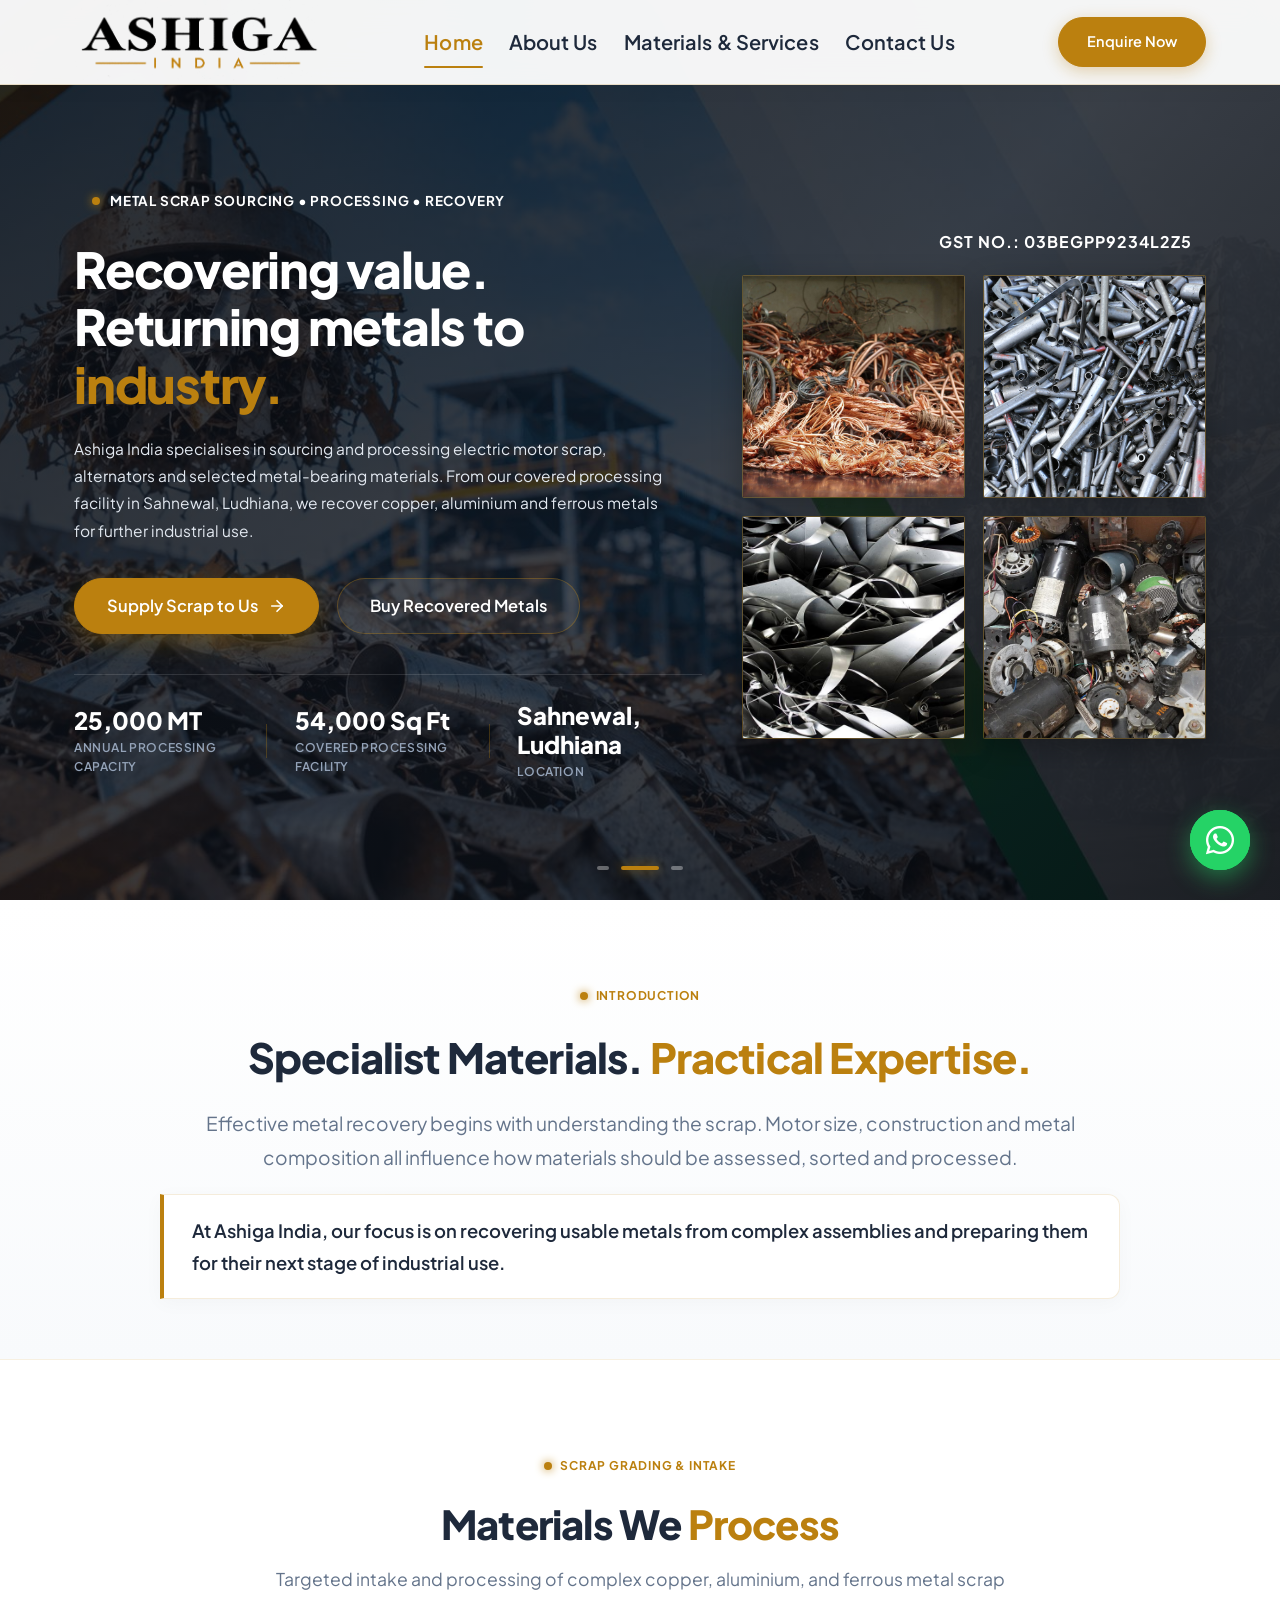
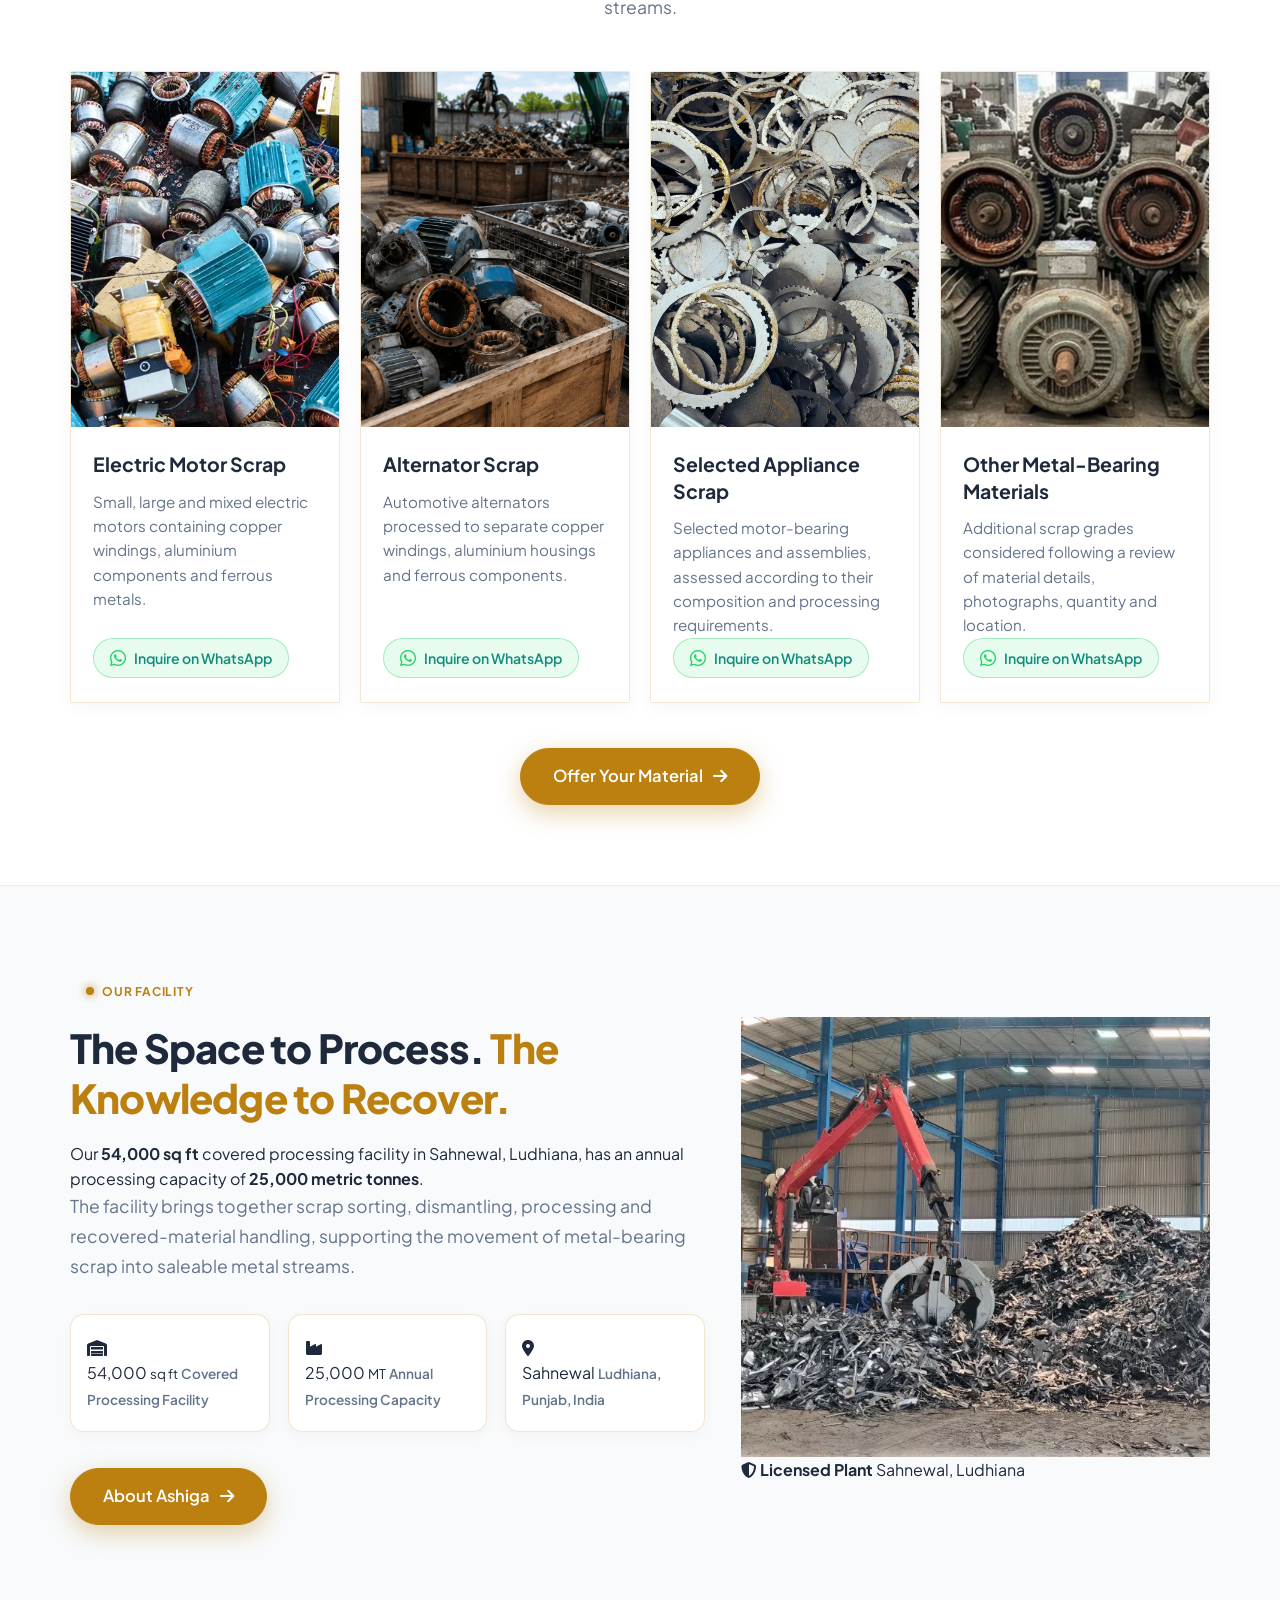
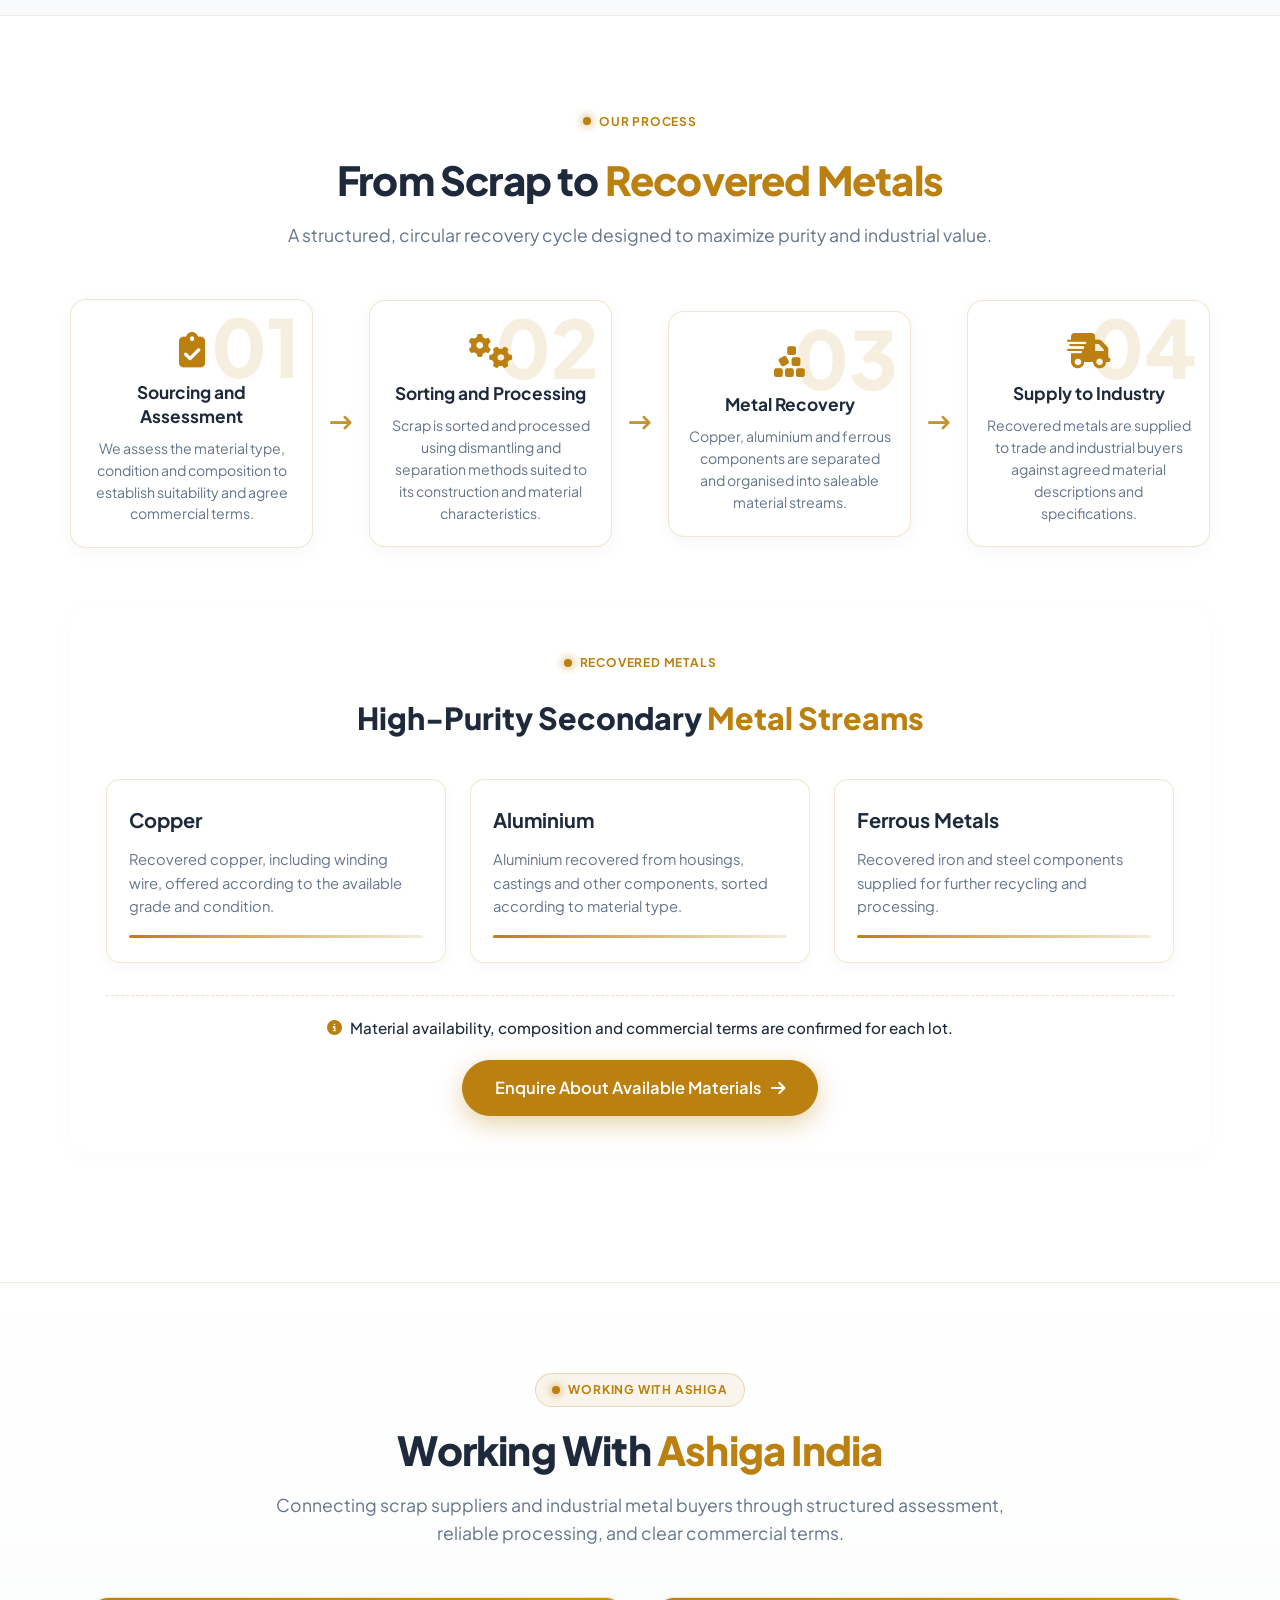
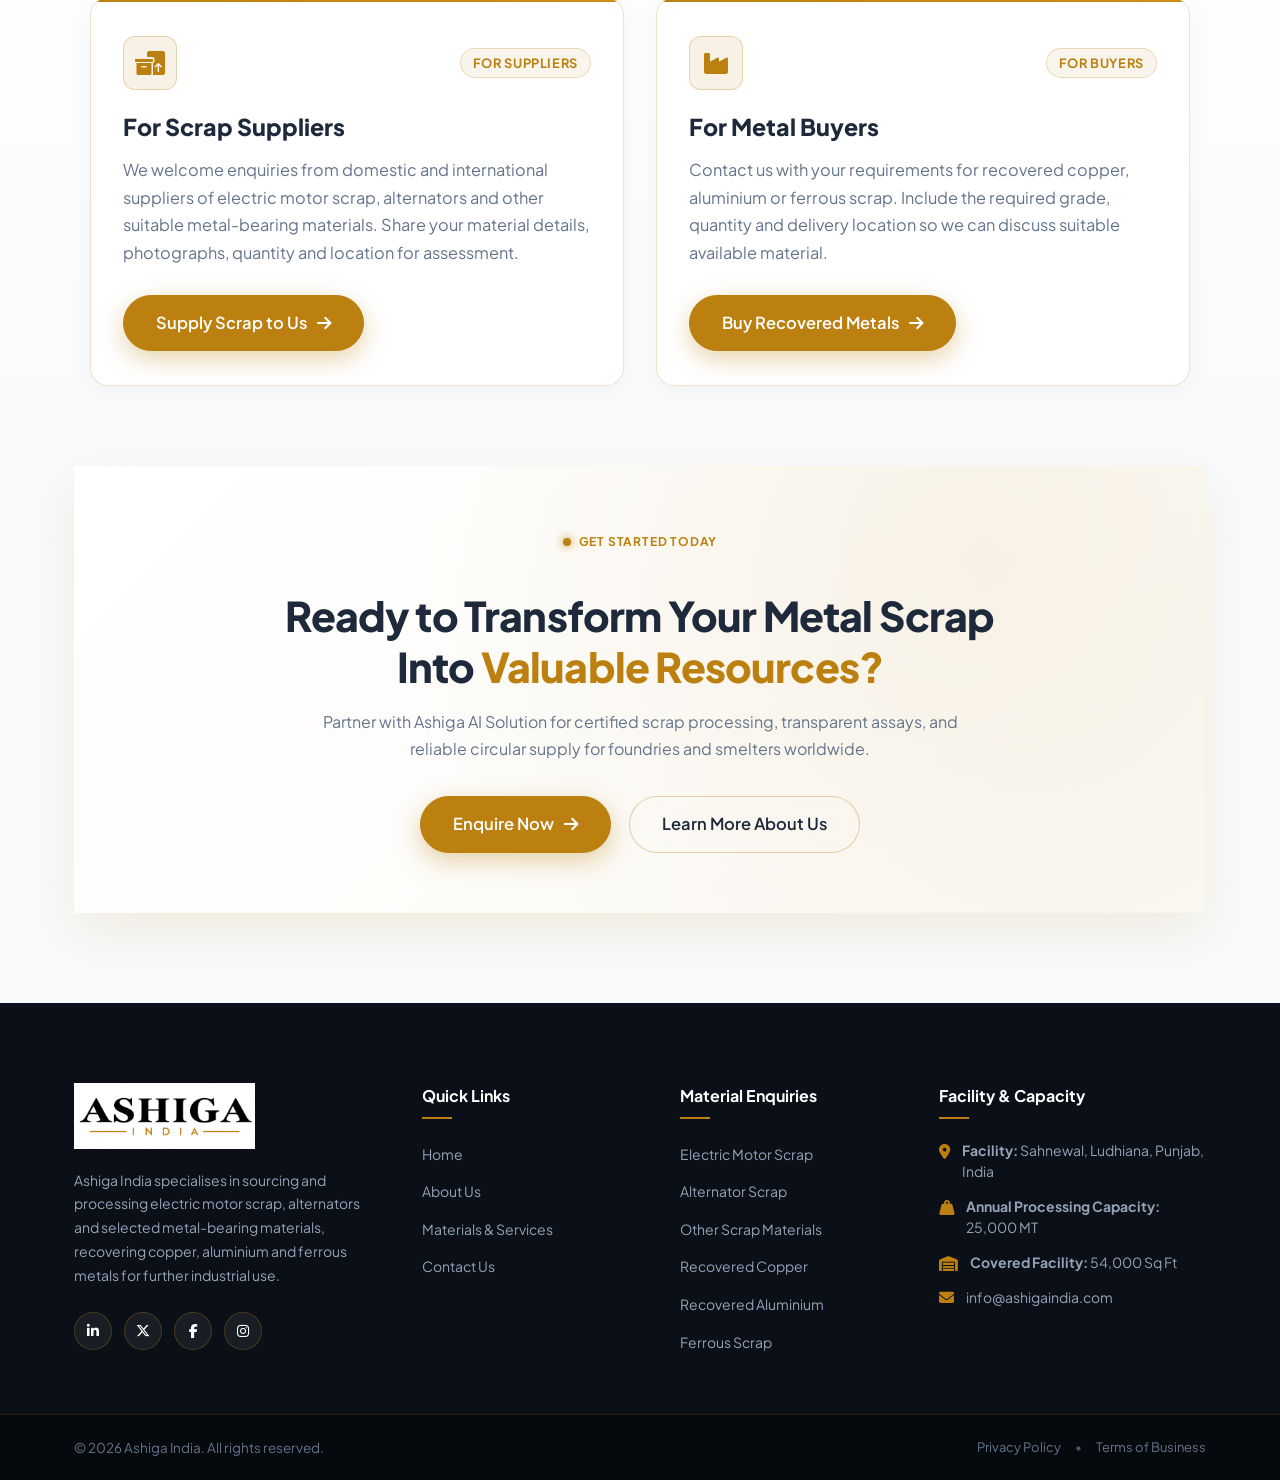
<file: index.html>
<!DOCTYPE html>
<html lang="en">

<head>
    <meta charset="UTF-8">
    <meta name="viewport" content="width=device-width, initial-scale=1.0">
    <title>Ashiga India | Motor Scrap Processing & Metal Recovery</title>
    <link rel="icon" href="assets/favicon.ico">
    <!-- Google Fonts -->
    <link rel="preconnect" href="https://fonts.googleapis.com">
    <link rel="preconnect" href="https://fonts.gstatic.com" crossorigin>
    <link href="https://fonts.googleapis.com/css2?family=Plus+Jakarta+Sans:wght@400;500;600;700;800&display=swap"
        rel="stylesheet">
    <!-- Font Awesome Icons -->
    <link rel="stylesheet" href="https://cdnjs.cloudflare.com/ajax/libs/font-awesome/6.5.1/css/all.min.css">
    <!-- Stylesheets -->
    <link rel="stylesheet" href="style/style.css">
    <link rel="stylesheet" href="style/responsive.css">
    <link rel="stylesheet" href="https://cdnjs.cloudflare.com/ajax/libs/animate.css/4.1.1/animate.min.css" />
</head>

<body>

    <!-- Header & Navigation -->
    <header class="site-header">
        <nav class="navbar">
            <div class="nav-container">
                <!-- Logo -->
                <a href="index.html" class="nav-logo" aria-label="Ashiga Homepage">
                    <img src="assets/ashiga-logo.png" alt="Ashiga Logo">
                </a>

                <!-- Navigation Links -->
                <ul class="nav-menu" id="navMenu">
                    <li class="nav-item">
                        <a href="index.html" class="nav-link active">Home</a>
                    </li>
                    <li class="nav-item">
                        <a href="about-us.html" class="nav-link">About Us</a>
                    </li>
                    <li class="nav-item">
                        <a href="materials-serivces.html" class="nav-link">Materials & Services</a>
                    </li>

                    <li class="nav-item">
                        <a href="contact-us.html" class="nav-link">Contact Us</a>
                    </li>
                    <!-- Mobile View CTA (shown inside drawer on small screens) -->
                    <li class="nav-item mobile-cta-item">
                        <a href="contact-us.html" class="btn btn-enquire">Enquire Now</a>
                    </li>
                </ul>

                <!-- Right Side Enquire Button & Mobile Toggle -->
                <div class="nav-actions">
                    <a href="contact-us.html" class="btn btn-enquire nav-desktop-btn">Enquire Now</a>

                    <button class="mobile-toggle" id="mobileToggle" aria-label="Toggle Navigation Menu"
                        aria-expanded="false">
                        <span class="bar"></span>
                        <span class="bar"></span>
                        <span class="bar"></span>
                    </button>
                </div>
            </div>
        </nav>
    </header>

    <!-- Main Content -->
    <main>
        <!-- Hero Section -->
        <section class="hero-section" id="home">
            <!-- 3 Background Animated Slides -->
            <div class="hero-slider" id="heroSlider">
                <!-- Slide 1: Add your image path inside src="" -->
                <div class="hero-slide active">
                    <img src="assets/slide1.jpg" alt="Hero Slide 1" class="hero-slide-img"
                        style="transform: scaleX(-1);">
                    <div class="slide-fallback-bg slide-bg-1"></div>
                </div>

                <!-- Slide 2: Add your image path inside src="" -->
                <div class="hero-slide">
                    <img src="assets/slide2.jpg" alt="Hero Slide 2" class="hero-slide-img"
                        style="transform: scaleX(-1);">
                    <div class="slide-fallback-bg slide-bg-2"></div>
                </div>

                <!-- Slide 3: Add your image path inside src="" -->
                <div class="hero-slide">
                    <img src="assets/slide3.jpg" alt="Hero Slide 3" class="hero-slide-img">
                    <div class="slide-fallback-bg slide-bg-3"></div>
                </div>
            </div>

            <!-- Blackish Overlay Layer -->
            <div class="hero-overlay"></div>

            <!-- Hero Main Container -->
            <div class="hero-container">
                <!-- Left Side: Content from content.txt -->
                <div class="hero-content">
                    <!-- Tag Title -->
                    <div class="hero-tag">
                        <span class="tag-pulse"></span>
                        <span class="tag-text">METAL SCRAP SOURCING • PROCESSING • RECOVERY</span>
                    </div>

                    <!-- Main Title -->
                    <h1 class="hero-title">
                        Recovering value. Returning metals to <span class="highlight-text">industry.</span>
                    </h1>

                    <!-- Description -->
                    <p class="hero-description">
                       Ashiga India specialises in sourcing and processing electric motor scrap, alternators and selected metal-bearing materials. From our covered processing facility in Sahnewal, Ludhiana, we recover copper, aluminium and ferrous metals for further industrial use.
                    </p>

                    <!-- CTAs -->
                    <div class="hero-actions">
                        <a href="#process" class="btn btn-primary">
                            <span>Supply Scrap to Us</span>
                            <svg class="btn-icon" width="18" height="18" viewBox="0 0 24 24" fill="none"
                                stroke="currentColor" stroke-width="2.2" stroke-linecap="round" stroke-linejoin="round">
                                <line x1="5" y1="12" x2="19" y2="12"></line>
                                <polyline points="12 5 19 12 12 19"></polyline>
                            </svg>
                        </a>
                        <a href="contact-us.html" class="btn btn-secondary">
                            <span>Buy Recovered Metals</span>
                        </a>
                    </div>

                    <!-- Trust / Highlights micro metrics -->
                    <div class="hero-stats">
                        <div class="stat-item">
                            <span class="stat-value">25,000 MT</span>
                            <span class="stat-label">Annual Processing Capacity</span>
                        </div>
                        <div class="stat-divider"></div>
                        <div class="stat-item">
                            <span class="stat-value">54,000 Sq Ft</span>
                            <span class="stat-label">Covered Processing Facility</span>
                        </div>
                        <div class="stat-divider"></div>
                        <div class="stat-item">
                            <span class="stat-value">Sahnewal, Ludhiana</span>
                            <span class="stat-label">Location</span>
                        </div>
                    </div>
                </div>

                <!-- Right Side: 4 Images Grid Type -->
                <div class="hero-media">
                    <div class="hero-grid-header">
                        <span class="grid-badge" style="color: #fff;">GST No.: 03BEGPP9234L2Z5</span>
                    </div>

                    <div class="hero-images-grid">
                        <!-- Grid Image 1: Add your image in src="" -->
                        <div class="grid-card">
                            <img src="assets/hero1.jpg" alt="Copper Scrap Recovery" class="grid-card-img">
                            <div class="grid-placeholder">
                                <div class="placeholder-icon">
                                    <svg width="28" height="28" viewBox="0 0 24 24" fill="none" stroke="#BB800F"
                                        stroke-width="1.8" stroke-linecap="round" stroke-linejoin="round">
                                        <rect x="3" y="3" width="18" height="18" rx="2" ry="2"></rect>
                                        <circle cx="8.5" cy="8.5" r="1.5"></circle>
                                        <polyline points="21 15 16 10 5 21"></polyline>
                                    </svg>
                                </div>
                                <span class="placeholder-tag">Slot 01</span>
                                <span class="placeholder-title">Copper Recovery</span>
                            </div>
                            <div class="grid-card-overlay">
                                <span class="card-caption">Copper Scrap</span>
                            </div>
                        </div>

                        <!-- Grid Image 2: Add your image in src="" -->
                        <div class="grid-card">
                            <img src="assets/hero2.jpg" alt="Aluminium Recovery" class="grid-card-img">
                            <div class="grid-placeholder">
                                <div class="placeholder-icon">
                                    <svg width="28" height="28" viewBox="0 0 24 24" fill="none" stroke="#BB800F"
                                        stroke-width="1.8" stroke-linecap="round" stroke-linejoin="round">
                                        <rect x="3" y="3" width="18" height="18" rx="2" ry="2"></rect>
                                        <circle cx="8.5" cy="8.5" r="1.5"></circle>
                                        <polyline points="21 15 16 10 5 21"></polyline>
                                    </svg>
                                </div>
                                <span class="placeholder-tag">Slot 02</span>
                                <span class="placeholder-title">Aluminium Recovery</span>
                            </div>
                            <div class="grid-card-overlay">
                                <span class="card-caption">Aluminium Scrap</span>
                            </div>
                        </div>

                        <!-- Grid Image 3: Add your image in src="" -->
                        <div class="grid-card">
                            <img src="assets/hero33.jpg" alt="Iron Recovery" class="grid-card-img">
                            <div class="grid-placeholder">
                                <div class="placeholder-icon">
                                    <svg width="28" height="28" viewBox="0 0 24 24" fill="none" stroke="#BB800F"
                                        stroke-width="1.8" stroke-linecap="round" stroke-linejoin="round">
                                        <rect x="3" y="3" width="18" height="18" rx="2" ry="2"></rect>
                                        <circle cx="8.5" cy="8.5" r="1.5"></circle>
                                        <polyline points="21 15 16 10 5 21"></polyline>
                                    </svg>
                                </div>
                                <span class="placeholder-tag">Slot 03</span>
                                <span class="placeholder-title">Ferrous Metals</span>
                            </div>
                            <div class="grid-card-overlay">
                                <span class="card-caption">Ferrous Metals</span>
                            </div>
                        </div>

                        <!-- Grid Image 4: Add your image in src="" -->
                        <div class="grid-card">
                            <img src="assets/hero44.jpg " alt="Industrial Recycling" class="grid-card-img">
                            <div class="grid-placeholder">
                                <div class="placeholder-icon">
                                    <svg width="28" height="28" viewBox="0 0 24 24" fill="none" stroke="#BB800F"
                                        stroke-width="1.8" stroke-linecap="round" stroke-linejoin="round">
                                        <rect x="3" y="3" width="18" height="18" rx="2" ry="2"></rect>
                                        <circle cx="8.5" cy="8.5" r="1.5"></circle>
                                        <polyline points="21 15 16 10 5 21"></polyline>
                                    </svg>
                                </div>
                                <span class="placeholder-tag">Slot 04</span>
                                <span class="placeholder-title">Motor Scrap</span>
                            </div>
                            <div class="grid-card-overlay">
                                <span class="card-caption">Motor Scrap</span>
                            </div>
                        </div>
                    </div>
                </div>
            </div>

            <!-- Slide Navigation Indicators -->
            <div class="slider-controls">
                <button class="slider-dot active" data-slide="0" aria-label="Go to Slide 1"></button>
                <button class="slider-dot" data-slide="1" aria-label="Go to Slide 2"></button>
                <button class="slider-dot" data-slide="2" aria-label="Go to Slide 3"></button>
            </div>
        </section>

        <!-- =================================================================
             Sections from content.txt (Directly after Hero Section)
             ================================================================= -->

        <!-- 1. Introduction Section -->
        <section class="intro-section" id="introduction">
            <div class="intro-container">
                <div class="intro-content-wrapper">
                    <div class="section-tag">
                        <span class="tag-pulse"></span>
                        <span class="tag-text">Introduction</span>
                    </div>
                    <h2 class="intro-main-title">
                        Specialist Materials. <span class="highlight-text">Practical Expertise.</span>
                    </h2>
                    <div class="intro-text-block">
                        <p class="intro-lead">
                            Effective metal recovery begins with understanding the scrap. Motor size, construction and metal composition all influence how materials should be assessed, sorted and processed.
                        </p>
                        <div class="intro-highlight-line">
                            <p class="intro-focus">
                                At Ashiga India, our focus is on recovering usable metals from complex assemblies and preparing them for their next stage of industrial use.
                            </p>
                        </div>
                    </div>
                </div>
            </div>
        </section>

        <!-- 2. Materials We Process Section -->
        <section class="materials-process-section" id="materials-we-process">
            <div class="materials-container">
                <div class="materials-header">
                    <div class="section-tag">
                        <span class="tag-pulse"></span>
                        <span class="tag-text">Scrap Grading & Intake</span>
                    </div>
                    <h2 class="materials-main-title">
                        Materials We <span class="highlight-text">Process</span>
                    </h2>
                    <p class="materials-subtitle">
                        Targeted intake and processing of complex copper, aluminium, and ferrous metal scrap streams.
                    </p>
                </div>

                <!-- 4 Process Cards (Horizontal 4 on desktop, 2x2 on mobile) -->
                <div class="materials-grid">
                    <!-- Card 1: Electric Motor Scrap -->
                    <div class="material-card">
                        <div class="material-img-wrapper material-img-wrapper-home">
                            <img src="assets/process1.webp" alt="Electric Motor Scrap" class="material-img">
                        </div>
                        <div class="material-card-content">
                            <h3 class="material-card-title">Electric Motor Scrap</h3>
                            <p class="material-card-desc">
                                Small, large and mixed electric motors containing copper windings, aluminium components and ferrous metals.
                            </p>
                            <a href="https://wa.me/919876543210?text=Hello%20Ashiga%20India%2C%20I%20am%20interested%20in%20Electric%20Motor%20Scrap.%20Please%20share%20more%20details."
                                target="_blank" rel="noopener noreferrer" class="material-whatsapp-btn"
                                aria-label="Enquire about Electric Motor Scrap on WhatsApp">
                                <i class="fa-brands fa-whatsapp"></i>
                                <span>Inquire on WhatsApp</span>
                            </a>
                        </div>
                    </div>

                    <!-- Card 2: Alternator Scrap -->
                    <div class="material-card"> 
                        <div class="material-img-wrapper material-img-wrapper-home">
                            <img src="assets/process2.png" alt="Alternator Scrap" class="material-img">
                        </div>
                        <div class="material-card-content">
                            <h3 class="material-card-title">Alternator Scrap</h3>
                            <p class="material-card-desc">
                                Automotive alternators processed to separate copper windings, aluminium housings and ferrous components.
                            </p>
                            <a href="https://wa.me/919876543210?text=Hello%20Ashiga%20India%2C%20I%20am%20interested%20in%20Alternator%20Scrap.%20Please%20share%20more%20details."
                                target="_blank" rel="noopener noreferrer" class="material-whatsapp-btn"
                                aria-label="Enquire about Alternator Scrap on WhatsApp">
                                <i class="fa-brands fa-whatsapp"></i>
                                <span>Inquire on WhatsApp</span>
                            </a>
                        </div>
                    </div>

                    <!-- Card 3: Selected Appliance Scrap -->
                    <div class="material-card">
                        <div class="material-img-wrapper material-img-wrapper-home">
                            <img src="assets/process3.jpg" alt="Selected Appliance Scrap" class="material-img">
                        </div>
                        <div class="material-card-content">
                            <h3 class="material-card-title">Selected Appliance Scrap</h3>
                            <p class="material-card-desc">
                                Selected motor-bearing appliances and assemblies, assessed according to their composition and processing requirements.
                            </p>
                            <a href="https://wa.me/919876543210?text=Hello%20Ashiga%20India%2C%20I%20am%20interested%20in%20Selected%20Appliance%20Scrap.%20Please%20share%20more%20details."
                                target="_blank" rel="noopener noreferrer" class="material-whatsapp-btn"
                                aria-label="Enquire about Selected Appliance Scrap on WhatsApp">
                                <i class="fa-brands fa-whatsapp"></i>
                                <span>Inquire on WhatsApp</span>
                            </a>
                        </div>
                    </div>

                    <!-- Card 4: Other Metal-Bearing Materials -->
                    <div class="material-card">
                        <div class="material-img-wrapper material-img-wrapper-home">
                            <img src="assets/process4.jpg" alt="Other Metal-Bearing Materials" class="material-img">
                        </div>
                        <div class="material-card-content">
                            <h3 class="material-card-title">Other Metal-Bearing Materials</h3>
                            <p class="material-card-desc">
                                Additional scrap grades considered following a review of material details, photographs, quantity and location.
                            </p>
                            <a href="https://wa.me/919876543210?text=Hello%20Ashiga%20India%2C%20I%20am%20interested%20in%20Other%20Metal-Bearing%20Materials.%20Please%20share%20more%20details."
                                target="_blank" rel="noopener noreferrer" class="material-whatsapp-btn"
                                aria-label="Enquire about Other Metal-Bearing Materials on WhatsApp">
                                <i class="fa-brands fa-whatsapp"></i>
                                <span>Inquire on WhatsApp</span>
                            </a>
                        </div>
                    </div>
                </div>

                <!-- Button: Offer Your Material -->
                <div class="materials-action">
                    <a href="contact-us.html" class="btn btn-primary">
                        <span>Offer Your Material</span>
                        <i class="fa-solid fa-arrow-right btn-icon"></i>
                    </a>
                </div>
            </div>
        </section>

        <!-- 3. Our Facility Section -->
        <section class="facility-section" id="facility">
            <div class="facility-container">
                <div class="facility-grid">
                    <div class="facility-content">
                        <div class="section-tag">
                            <span class="tag-pulse"></span>
                            <span class="tag-text">Our Facility</span>
                        </div>
                        <h2 class="facility-main-title">
                            The Space to Process. <span class="highlight-text">The Knowledge to Recover.</span>
                        </h2>
                        <p class="facility-lead">
                            Our <strong>54,000 sq ft</strong> covered processing facility in Sahnewal, Ludhiana, has an annual processing capacity of <strong>25,000 metric tonnes</strong>.
                        </p>
                        <p class="facility-desc">
                            The facility brings together scrap sorting, dismantling, processing and recovered-material handling, supporting the movement of metal-bearing scrap into saleable metal streams.
                        </p>

                        <!-- Facility Key Metrics -->
                        <div class="facility-metrics">
                            <div class="facility-metric-card">
                                <div class="metric-icon"><i class="fa-solid fa-warehouse"></i></div>
                                <div class="metric-info">
                                    <span class="metric-val">54,000 <small>sq ft</small></span>
                                    <span class="metric-lbl">Covered Processing Facility</span>
                                </div>
                            </div>
                            <div class="facility-metric-card">
                                <div class="metric-icon"><i class="fa-solid fa-industry"></i></div>
                                <div class="metric-info">
                                    <span class="metric-val">25,000 <small>MT</small></span>
                                    <span class="metric-lbl">Annual Processing Capacity</span>
                                </div>
                            </div>
                            <div class="facility-metric-card">
                                <div class="metric-icon"><i class="fa-solid fa-location-dot"></i></div>
                                <div class="metric-info">
                                    <span class="metric-val">Sahnewal</span>
                                    <span class="metric-lbl">Ludhiana, Punjab, India</span>
                                </div>
                            </div>
                        </div>

                        <div class="facility-action">
                            <a href="about-us.html" class="btn btn-primary">
                                <span>About Ashiga</span>
                                <i class="fa-solid fa-arrow-right btn-icon"></i>
                            </a>
                        </div>
                    </div>

                    <!-- Facility Visual Image -->
                    <div class="facility-visual">
                        <div class="facility-img-frame">
                            <img src="assets/plant.avif" alt="Ashiga Sahnewal Ludhiana Facility" class="facility-img">
                            <div class="facility-badge-card">
                                <div>
                                    <i class="fa-solid fa-shield-halved"></i>
                                    <strong>Licensed Plant</strong>
                                    <span>Sahnewal, Ludhiana</span>
                                </div>
                            </div>
                        </div>
                    </div>
                </div>
            </div>
        </section>

        <!-- 4. Our Process & Recovered Metals Section -->
        <section class="process-flow-section" id="process-flow">
            <div class="process-container process-flow-container">
                <div class="process-header process-flow-header">
                    <div class="section-tag">
                        <span class="tag-pulse"></span>
                        <span class="tag-text">Our Process</span>
                    </div>
                    <h2 class="process-main-title process-flow-title">
                        From Scrap to <span class="highlight-text">Recovered Metals</span>
                    </h2>
                    <p class="process-subtitle process-flow-subtitle">
                        A structured, circular recovery cycle designed to maximize purity and industrial value.
                    </p>
                </div>

                <!-- Circular / Flow Process with Connecting Arrows Between Cards -->
                <div class="process-steps-circular">
                    <!-- Step 1 -->
                    <div class="circular-step-card">
                        <span class="step-bg-number" aria-hidden="true">01</span>
                        <div class="step-icon-circle">
                            <i class="fa-solid fa-clipboard-check"></i>
                        </div>
                        <h3 class="step-title">Sourcing and Assessment</h3>
                        <p class="step-desc">
                            We assess the material type, condition and composition to establish suitability and agree commercial terms.
                        </p>
                    </div>

                    <!-- Arrow Connector 1 -> 2 -->
                    <div class="step-arrow-connector" aria-hidden="true">
                        <i class="fa-solid fa-arrow-right-long"></i>
                    </div>

                    <!-- Step 2 -->
                    <div class="circular-step-card">
                        <span class="step-bg-number" aria-hidden="true">02</span>
                        <div class="step-icon-circle">
                            <i class="fa-solid fa-gears"></i>
                        </div>
                        <h3 class="step-title">Sorting and Processing</h3>
                        <p class="step-desc">
                            Scrap is sorted and processed using dismantling and separation methods suited to its construction and material characteristics.
                        </p>
                    </div>

                    <!-- Arrow Connector 2 -> 3 -->
                    <div class="step-arrow-connector" aria-hidden="true">
                        <i class="fa-solid fa-arrow-right-long"></i>
                    </div>

                    <!-- Step 3 -->
                    <div class="circular-step-card">
                        <span class="step-bg-number" aria-hidden="true">03</span>
                        <div class="step-icon-circle">
                            <i class="fa-solid fa-cubes-stacked"></i>
                        </div>
                        <h3 class="step-title">Metal Recovery</h3>
                        <p class="step-desc">
                            Copper, aluminium and ferrous components are separated and organised into saleable material streams.
                        </p>
                    </div>

                    <!-- Arrow Connector 3 -> 4 -->
                    <div class="step-arrow-connector" aria-hidden="true">
                        <i class="fa-solid fa-arrow-right-long"></i>
                    </div>

                    <!-- Step 4 -->
                    <div class="circular-step-card">
                        <span class="step-bg-number" aria-hidden="true">04</span>
                        <div class="step-icon-circle">
                            <i class="fa-solid fa-truck-fast"></i>
                        </div>
                        <h3 class="step-title">Supply to Industry</h3>
                        <p class="step-desc">
                            Recovered metals are supplied to trade and industrial buyers against agreed material descriptions and specifications.
                        </p>
                    </div>
                </div>

                <!-- Recovered Metals Sub-Section -->
                <div class="recovered-metals-block">
                    <div class="recovered-metals-header">
                        <div class="section-tag">
                            <span class="tag-pulse"></span>
                            <span class="tag-text">Recovered Metals</span>
                        </div>
                        <h3 class="recovered-metals-title">
                            High-Purity Secondary <span class="highlight-text">Metal Streams</span>
                        </h3>
                    </div>

                    <div class="recovered-metals-grid">
                        <!-- Copper -->
                        <div class="recovered-metal-card">
                            <div class="metal-card-header">
                                <h4 class="metal-title">Copper</h4>
                            </div>
                            <p class="metal-desc">
                                Recovered copper, including winding wire, offered according to the available grade and condition.
                            </p>
                            <div class="metal-accent-line copper-line"></div>
                        </div>

                        <!-- Aluminium -->
                        <div class="recovered-metal-card">
                            <div class="metal-card-header">
                                <h4 class="metal-title">Aluminium</h4>
                            </div>
                            <p class="metal-desc">
                                Aluminium recovered from housings, castings and other components, sorted according to material type.
                            </p>
                            <div class="metal-accent-line aluminium-line"></div>
                        </div>

                        <!-- Ferrous Metals -->
                        <div class="recovered-metal-card">
                            <div class="metal-card-header">
                                <h4 class="metal-title">Ferrous Metals</h4>
                            </div>
                            <p class="metal-desc">
                                Recovered iron and steel components supplied for further recycling and processing.
                            </p>
                            <div class="metal-accent-line iron-line"></div>
                        </div>
                    </div>

                    <!-- Lot Confirmation Note & Button -->
                    <div class="recovered-metals-footer">
                        <p class="lot-note">
                            <i class="fa-solid fa-circle-info"></i> Material availability, composition and commercial terms are confirmed for each lot.
                        </p>
                        <a href="contact-us.html" class="btn btn-primary">
                            <span>Enquire About Available Materials</span>
                            <i class="fa-solid fa-arrow-right btn-icon"></i>
                        </a>
                    </div>
                </div>
            </div>
        </section>









     



        <!-- Working With Ashiga Section (Before CTA Section) -->
        <section class="working-with-section" id="working-with">
            <div class="working-with-container">
                <div class="working-with-header">
                    <div class="section-tag">
                        <span class="tag-pulse"></span>
                        <span class="tag-text">Working With Ashiga</span>
                    </div>
                    <h2 class="working-with-title">
                        Working With <span class="highlight-text">Ashiga India</span>
                    </h2>
                    <p class="working-with-subtitle">
                        Connecting scrap suppliers and industrial metal buyers through structured assessment, reliable processing, and clear commercial terms.
                    </p>
                </div>

                <div class="working-with-grid">
                    <!-- For Scrap Suppliers -->
                    <div class="working-card">
                        <div class="working-card-accent"></div>
                        <div class="working-card-header">
                            <div class="working-card-icon">
                                <i class="fa-solid fa-boxes-packing"></i>
                            </div>
                            <span class="working-badge">For Suppliers</span>
                        </div>
                        <h3 class="working-card-title">For Scrap Suppliers</h3>
                        <p class="working-card-desc">
                            We welcome enquiries from domestic and international suppliers of electric motor scrap, alternators and other suitable metal-bearing materials. Share your material details, photographs, quantity and location for assessment.
                        </p>
                        <div class="working-card-action">
                            <a href="contact-us.html" class="btn btn-primary">
                                <span>Supply Scrap to Us</span>
                                <i class="fa-solid fa-arrow-right btn-icon"></i>
                            </a>
                        </div>
                    </div>

                    <!-- For Metal Buyers -->
                    <div class="working-card">
                        <div class="working-card-accent"></div>
                        <div class="working-card-header">
                            <div class="working-card-icon">
                                <i class="fa-solid fa-industry"></i>
                            </div>
                            <span class="working-badge">For Buyers</span>
                        </div>
                        <h3 class="working-card-title">For Metal Buyers</h3>
                        <p class="working-card-desc">
                            Contact us with your requirements for recovered copper, aluminium or ferrous scrap. Include the required grade, quantity and delivery location so we can discuss suitable available material.
                        </p>
                        <div class="working-card-action">
                            <a href="contact-us.html" class="btn btn-primary">
                                <span>Buy Recovered Metals</span>
                                <i class="fa-solid fa-arrow-right btn-icon"></i>
                            </a>
                        </div>
                    </div>
                </div>
            </div>
        </section>

        <!-- CTA Section -->
        <section class="cta-section">
            <div class="cta-container">
                <div class="cta-card">
                    <div class="cta-content">
                        <div class="section-tag cta-tag">
                            <span class="tag-pulse"></span>
                            <span class="tag-text">Get Started Today</span>
                        </div>
                        <h2 class="cta-heading">
                            Ready to Transform Your Metal Scrap Into <span class="highlight-text">Valuable
                                Resources?</span>
                        </h2>
                        <p class="cta-desc">
                            Partner with Ashiga AI Solution for certified scrap processing, transparent assays, and
                            reliable circular supply for foundries and smelters worldwide.
                        </p>
                        <div class="cta-buttons">
                            <a href="contact-us.html" class="btn btn-primary">
                                <span>Enquire Now</span>
                                <i class="fa-solid fa-arrow-right btn-icon"></i>
                            </a>
                            <a href="about-us.html" class="btn btn-secondary">
                                <span>Learn More About Us</span>
                            </a>
                        </div>
                    </div>
                </div>
            </div>
        </section>

    </main>

        <!-- Footer -->
    <footer class="site-footer">
        <div class="footer-top">
            <div class="footer-container">
                <div class="footer-grid">
                    <!-- Column 1: Brand & Bio -->
                    <div class="footer-col footer-brand-col">
                        <a href="index.html" class="footer-logo">
                            <img src="assets/ashiga-logo.png" alt="Ashiga India Logo">
                        </a>
                        <p class="footer-bio">
                            Ashiga India specialises in sourcing and processing electric motor scrap, alternators and selected metal-bearing materials, recovering copper, aluminium and ferrous metals for further industrial use.
                        </p>
                        <div class="footer-socials">
                            <a href="#" class="social-link" aria-label="LinkedIn"><i
                                    class="fa-brands fa-linkedin-in"></i></a>
                            <a href="#" class="social-link" aria-label="Twitter"><i
                                    class="fa-brands fa-x-twitter"></i></a>
                            <a href="#" class="social-link" aria-label="Facebook"><i
                                    class="fa-brands fa-facebook-f"></i></a>
                            <a href="#" class="social-link" aria-label="Instagram"><i
                                    class="fa-brands fa-instagram"></i></a>
                        </div>
                    </div>

                    <!-- Column 2: Quick Links -->
                    <div class="footer-col">
                        <h4 class="footer-title">Quick Links</h4>
                        <ul class="footer-links">
                            <li><a href="index.html">Home</a></li>
                            <li><a href="about-us.html">About Us</a></li>
                            <li><a href="materials-serivces.html">Materials &amp; Services</a></li>
                            <li><a href="contact-us.html">Contact Us</a></li>
                        </ul>
                    </div>

                    <!-- Column 3: Material Enquiries -->
                    <div class="footer-col">
                        <h4 class="footer-title">Material Enquiries</h4>
                        <ul class="footer-links">
                            <li><a href="materials-serivces.html#motor-scrap">Electric Motor Scrap</a></li>
                            <li><a href="materials-serivces.html#alternator-scrap">Alternator Scrap</a></li>
                            <li><a href="materials-serivces.html#appliance-scrap">Other Scrap Materials</a></li>
                            <li><a href="materials-serivces.html#metal-supply">Recovered Copper</a></li>
                            <li><a href="materials-serivces.html#metal-supply">Recovered Aluminium</a></li>
                            <li><a href="materials-serivces.html#metal-supply">Ferrous Scrap</a></li>
                        </ul>
                    </div>

                    <!-- Column 4: Facility & Operations -->
                    <div class="footer-col footer-contact-col">
                        <h4 class="footer-title">Facility &amp; Capacity</h4>
                        <ul class="footer-contact-list">
                            <li>
                                <i class="fa-solid fa-location-dot contact-icon"></i>
                                <span><strong>Facility:</strong> Sahnewal, Ludhiana, Punjab, India</span>
                            </li>
                            <li>
                                <i class="fa-solid fa-weight-hanging contact-icon"></i>
                                <span><strong>Annual Processing Capacity:</strong> 25,000 MT</span>
                            </li>
                            <li>
                                <i class="fa-solid fa-warehouse contact-icon"></i>
                                <span><strong>Covered Facility:</strong> 54,000 Sq Ft</span>
                            </li>
                            <li>
                                <i class="fa-solid fa-envelope contact-icon"></i>
                                <span>info@ashigaindia.com</span>
                            </li>
                        </ul>
                    </div>
                </div>
            </div>
        </div>

        <!-- Footer Bottom Bar -->
        <div class="footer-bottom">
            <div class="footer-container bottom-container">
                <p class="copyright-text">
                    &copy; 2026 Ashiga India. All rights reserved.
                </p>
                <div class="footer-bottom-links">
                    <a href="privacy-policy.html">Privacy Policy</a>
                    <span class="sep">•</span>
                    <a href="terms-condition.html">Terms of Business</a>
                </div>
            </div>
        </div>
    </footer>

    <!-- Floating Animated WhatsApp Button -->
    <a href="https://wa.me/919876543210?text=Hello%20Ashiga%20AI%20Solution,%20I%20would%20like%20to%20inquire%20about%20your%20metal%20recycling%20and%20recovery%20services."
        class="floating-whatsapp" target="_blank" rel="noopener noreferrer"
        aria-label="Chat with Ashiga AI Solution on WhatsApp">
        <div class="whatsapp-pulse"></div>
        <div class="whatsapp-pulse-outer"></div>
        <i class="fa-brands fa-whatsapp"></i>
        <span class="whatsapp-tooltip">Chat with us</span>
    </a>

    <!-- Scripts -->
    <script src="script/script.js"></script>
</body>

</html>
</file>
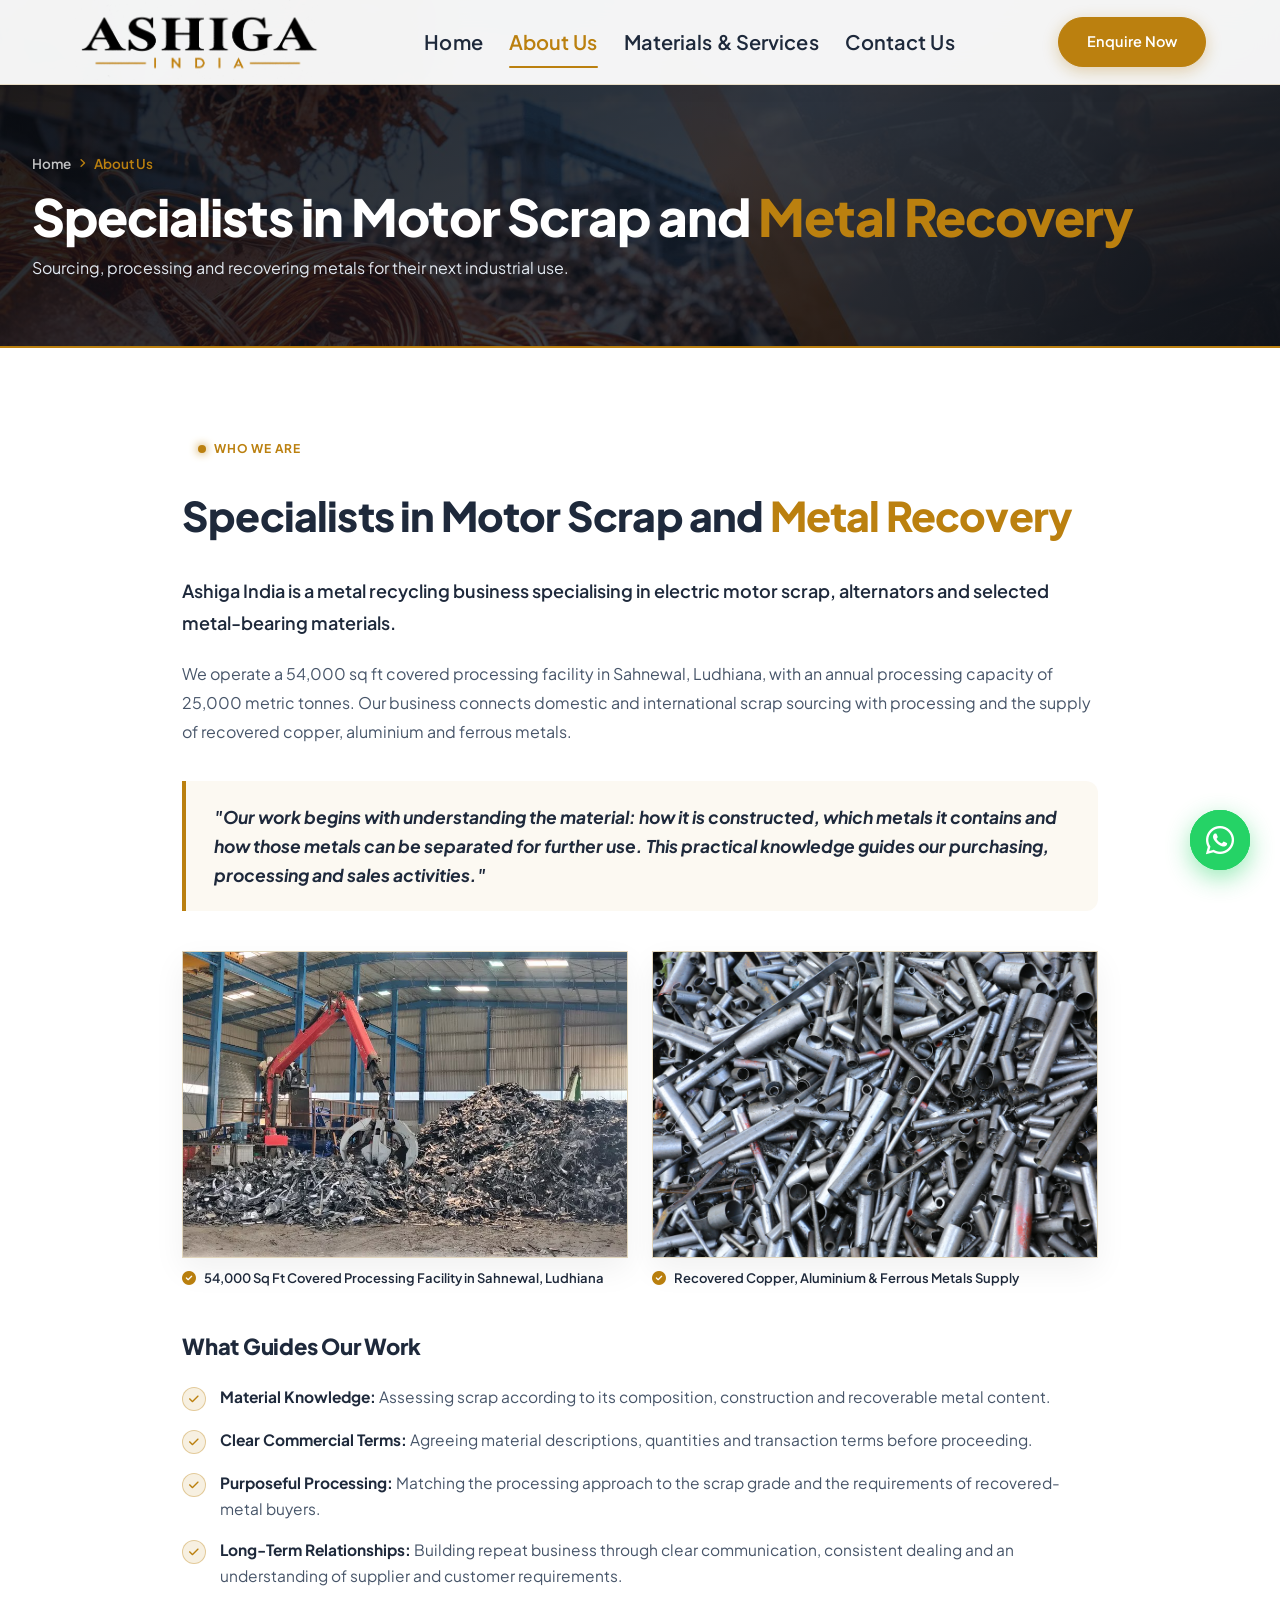
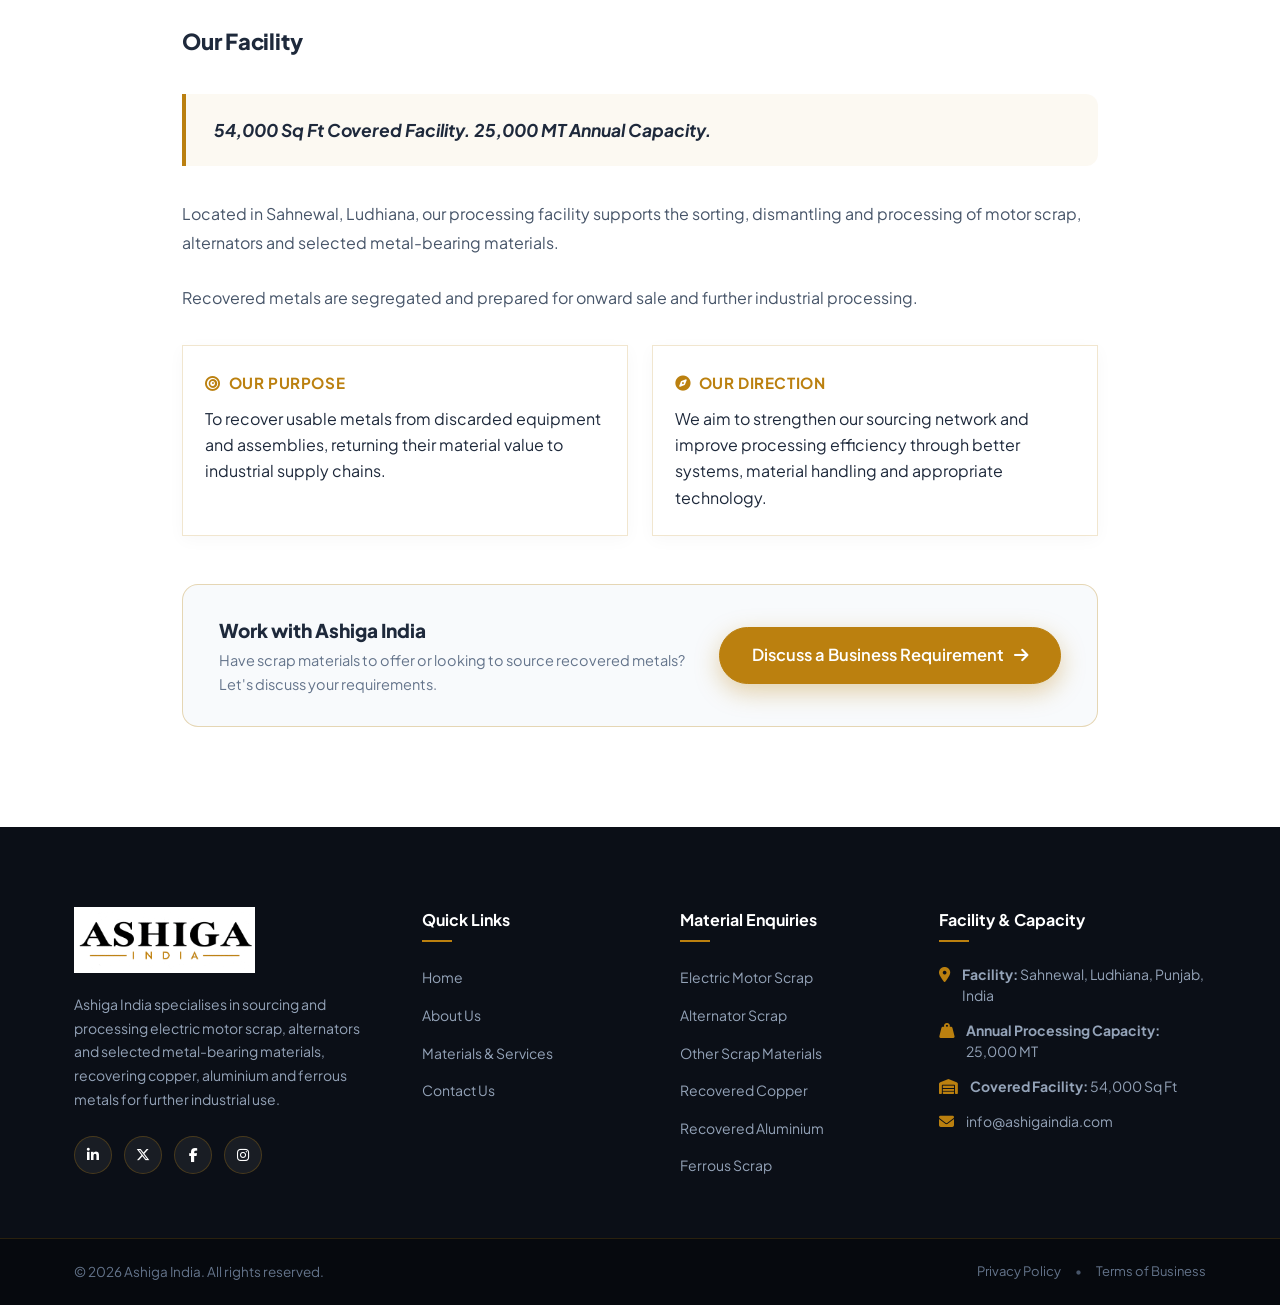
<file: about-us.html>
<!DOCTYPE html>
<html lang="en">

<head>
    <meta charset="UTF-8">
    <meta name="viewport" content="width=device-width, initial-scale=1.0">
    <title>About Us - Ashiga AI Solution | Metal Recycling & Recovery</title>
    <link rel="icon" href="assets/favicon.ico">

    <!-- Google Fonts -->
    <link rel="preconnect" href="https://fonts.googleapis.com">
    <link rel="preconnect" href="https://fonts.gstatic.com" crossorigin>
    <link href="https://fonts.googleapis.com/css2?family=Plus+Jakarta+Sans:wght@400;500;600;700;800&display=swap"
        rel="stylesheet">
    <!-- Font Awesome Icons -->
    <link rel="stylesheet" href="https://cdnjs.cloudflare.com/ajax/libs/font-awesome/6.5.1/css/all.min.css">
    <!-- Stylesheets -->
    <link rel="stylesheet" href="style/style.css">
    <link rel="stylesheet" href="style/responsive.css">
    <link rel="stylesheet" href="https://cdnjs.cloudflare.com/ajax/libs/animate.css/4.1.1/animate.min.css" />
</head>

<body>

    <!-- Header & Navigation -->
    <header class="site-header">
        <nav class="navbar">
            <div class="nav-container">
                <!-- Logo -->
                <a href="index.html" class="nav-logo" aria-label="Ashiga Homepage">
                    <img src="assets/ashiga-logo.png" alt="Ashiga Logo">
                </a>

                <!-- Navigation Links -->
                <ul class="nav-menu" id="navMenu">
                    <li class="nav-item">
                        <a href="index.html" class="nav-link">Home</a>
                    </li>
                    <li class="nav-item">
                        <a href="about-us.html" class="nav-link active">About Us</a>
                    </li>
                    <li class="nav-item">
                        <a href="materials-serivces.html" class="nav-link">Materials & Services</a>
                    </li>

                    <li class="nav-item">
                        <a href="contact-us.html" class="nav-link">Contact Us</a>
                    </li>
                    <!-- Mobile View CTA (shown inside drawer on small screens) -->
                    <li class="nav-item mobile-cta-item">
                        <a href="contact-us.html" class="btn btn-enquire">Enquire Now</a>
                    </li>
                </ul>

                <!-- Right Side Enquire Button & Mobile Toggle -->
                <div class="nav-actions">
                    <a href="contact-us.html" class="btn btn-enquire nav-desktop-btn">Enquire Now</a>

                    <button class="mobile-toggle" id="mobileToggle" aria-label="Toggle Navigation Menu"
                        aria-expanded="false">
                        <span class="bar"></span>
                        <span class="bar"></span>
                        <span class="bar"></span>
                    </button>
                </div>
            </div>
        </nav>
    </header>

    <!-- Main Content -->
    <main>
        <!-- Compact Hero Section with Full-Width Background Image -->
        <section class="page-hero">
            <div class="page-hero-bg">
                <img src="assets/slide1.jpg" alt="About Ashiga India" class="page-hero-img"
                    style="transform: scaleX(-1);">
                <div class="page-hero-overlay"></div>
            </div>
            <div class="page-hero-container">
                <div class="page-hero-breadcrumbs">
                    <a href="index.html">Home</a>
                    <i class="fa-solid fa-angle-right"></i>
                    <span class="current">About Us</span>
                </div>
                <h1 class="page-hero-title">Specialists in Motor Scrap and <span class="highlight-text">Metal Recovery</span></h1>
                <p class="page-hero-subtitle">
                    Sourcing, processing and recovering metals for their next industrial use.
                </p>
            </div>
        </section>

        <!-- About Editorial Content Section (Paragraphs, highlight lines, 2 images, bullet points) -->
        <section class="about-editorial-section">
            <div class="editorial-container">
                <!-- Section Intro: Who We Are -->
                <div class="editorial-header">
                    <div class="section-tag">
                        <span class="tag-pulse"></span>
                        <span class="tag-text">Who We Are</span>
                    </div>
                    <h2 class="editorial-main-heading">
                        Specialists in Motor Scrap and <span class="highlight-text">Metal Recovery</span>
                    </h2>
                </div>

                <!-- Paragraphs -->
                <div class="editorial-body">
                    <p class="editorial-lead">
                        Ashiga India is a metal recycling business specialising in electric motor scrap, alternators and selected metal-bearing materials.
                    </p>

                    <p class="editorial-para">
                        We operate a 54,000 sq ft covered processing facility in Sahnewal, Ludhiana, with an annual processing capacity of 25,000 metric tonnes. Our business connects domestic and international scrap sourcing with processing and the supply of recovered copper, aluminium and ferrous metals.
                    </p>

                    <!-- Highlight Line 1 -->
                    <div class="editorial-highlight">
                        <p class="highlight-quote">
                            "Our work begins with understanding the material: how it is constructed, which metals it contains and how those metals can be separated for further use. This practical knowledge guides our purchasing, processing and sales activities."
                        </p>
                    </div>

                    <!-- 2 Images Section -->
                    <div class="about-two-images">
                        <div class="about-img-item">
                            <div class="img-frame">
                                <img src="assets/plant.avif" alt="54,000 Sq Ft Covered Processing Facility in Sahnewal, Ludhiana"
                                    class="about-gallery-img">
                            </div>
                            <span class="img-caption"><i class="fa-solid fa-circle-check"></i> 54,000 Sq Ft Covered Processing Facility in Sahnewal, Ludhiana</span>
                        </div>
                        <div class="about-img-item">
                            <div class="img-frame about-loop-frame">
                                <img src="assets/hero1.jpg" alt="Recovered Metal Supply 1" class="about-gallery-img about-loop-img active">
                                <img src="assets/hero2.jpg" alt="Recovered Metal Supply 2" class="about-gallery-img about-loop-img">
                                <img src="assets/hero33.jpg" alt="Recovered Metal Supply 3" class="about-gallery-img about-loop-img">
                                <img src="assets/hero44.jpg" alt="Recovered Metal Supply 4" class="about-gallery-img about-loop-img">
                            </div>
                            <span class="img-caption"><i class="fa-solid fa-circle-check"></i> Recovered Copper, Aluminium & Ferrous Metals Supply</span>
                        </div>
                    </div>

                    <!-- What Guides Our Work Bullet Points -->
                    <h3 class="editorial-subheading">What Guides Our Work</h3>

                    <ul class="editorial-bullets">
                        <li>
                            <i class="fa-solid fa-check bullet-icon"></i>
                            <div>
                                <strong>Material Knowledge:</strong> Assessing scrap according to its composition, construction and recoverable metal content.
                            </div>
                        </li>
                        <li>
                            <i class="fa-solid fa-check bullet-icon"></i>
                            <div>
                                <strong>Clear Commercial Terms:</strong> Agreeing material descriptions, quantities and transaction terms before proceeding.
                            </div>
                        </li>
                        <li>
                            <i class="fa-solid fa-check bullet-icon"></i>
                            <div>
                                <strong>Purposeful Processing:</strong> Matching the processing approach to the scrap grade and the requirements of recovered-metal buyers.
                            </div>
                        </li>
                        <li>
                            <i class="fa-solid fa-check bullet-icon"></i>
                            <div>
                                <strong>Long-Term Relationships:</strong> Building repeat business through clear communication, consistent dealing and an understanding of supplier and customer requirements.
                            </div>
                        </li>
                    </ul>

                    <!-- Our Facility Section -->
                    <h3 class="editorial-subheading">Our Facility</h3>

                    <div class="editorial-highlight">
                        <p class="highlight-quote">
                            <strong>54,000 Sq Ft Covered Facility. 25,000 MT Annual Capacity.</strong>
                        </p>
                    </div>

                    <p class="editorial-para">
                        Located in Sahnewal, Ludhiana, our processing facility supports the sorting, dismantling and processing of motor scrap, alternators and selected metal-bearing materials.
                    </p>

                    <p class="editorial-para">
                        Recovered metals are segregated and prepared for onward sale and further industrial processing.
                    </p>

                    <!-- Our Purpose & Direction Blocks -->
                    <div class="purpose-direction-grid">
                        <div class="purpose-box">
                            <div class="purpose-tag"><i class="fa-solid fa-bullseye"></i> Our Purpose</div>
                            <p class="purpose-text">
                                To recover usable metals from discarded equipment and assemblies, returning their material value to industrial supply chains.
                            </p>
                        </div>
                        <div class="purpose-box">
                            <div class="purpose-tag"><i class="fa-solid fa-compass"></i> Our Direction</div>
                            <p class="purpose-text">
                                We aim to strengthen our sourcing network and improve processing efficiency through better systems, material handling and appropriate technology.
                            </p>
                        </div>
                    </div>

                    <!-- CTA Bar -->
                    <div class="editorial-cta-bar">
                        <div class="cta-bar-text">
                            <h4>Work with Ashiga India</h4>
                            <p>Have scrap materials to offer or looking to source recovered metals? Let's discuss your requirements.</p>
                        </div>
                        <a href="contact-us.html" class="btn btn-primary">
                            <span>Discuss a Business Requirement</span>
                            <i class="fa-solid fa-arrow-right btn-icon"></i>
                        </a>
                    </div>
                </div>
            </div>
        </section>
    </main>

        <!-- Footer -->
    <footer class="site-footer">
        <div class="footer-top">
            <div class="footer-container">
                <div class="footer-grid">
                    <!-- Column 1: Brand & Bio -->
                    <div class="footer-col footer-brand-col">
                        <a href="index.html" class="footer-logo">
                            <img src="assets/ashiga-logo.png" alt="Ashiga India Logo">
                        </a>
                        <p class="footer-bio">
                            Ashiga India specialises in sourcing and processing electric motor scrap, alternators and selected metal-bearing materials, recovering copper, aluminium and ferrous metals for further industrial use.
                        </p>
                        <div class="footer-socials">
                            <a href="#" class="social-link" aria-label="LinkedIn"><i
                                    class="fa-brands fa-linkedin-in"></i></a>
                            <a href="#" class="social-link" aria-label="Twitter"><i
                                    class="fa-brands fa-x-twitter"></i></a>
                            <a href="#" class="social-link" aria-label="Facebook"><i
                                    class="fa-brands fa-facebook-f"></i></a>
                            <a href="#" class="social-link" aria-label="Instagram"><i
                                    class="fa-brands fa-instagram"></i></a>
                        </div>
                    </div>

                    <!-- Column 2: Quick Links -->
                    <div class="footer-col">
                        <h4 class="footer-title">Quick Links</h4>
                        <ul class="footer-links">
                            <li><a href="index.html">Home</a></li>
                            <li><a href="about-us.html">About Us</a></li>
                            <li><a href="materials-serivces.html">Materials &amp; Services</a></li>
                            <li><a href="contact-us.html">Contact Us</a></li>
                        </ul>
                    </div>

                    <!-- Column 3: Material Enquiries -->
                    <div class="footer-col">
                        <h4 class="footer-title">Material Enquiries</h4>
                        <ul class="footer-links">
                            <li><a href="materials-serivces.html#motor-scrap">Electric Motor Scrap</a></li>
                            <li><a href="materials-serivces.html#alternator-scrap">Alternator Scrap</a></li>
                            <li><a href="materials-serivces.html#appliance-scrap">Other Scrap Materials</a></li>
                            <li><a href="materials-serivces.html#metal-supply">Recovered Copper</a></li>
                            <li><a href="materials-serivces.html#metal-supply">Recovered Aluminium</a></li>
                            <li><a href="materials-serivces.html#metal-supply">Ferrous Scrap</a></li>
                        </ul>
                    </div>

                    <!-- Column 4: Facility & Operations -->
                    <div class="footer-col footer-contact-col">
                        <h4 class="footer-title">Facility &amp; Capacity</h4>
                        <ul class="footer-contact-list">
                            <li>
                                <i class="fa-solid fa-location-dot contact-icon"></i>
                                <span><strong>Facility:</strong> Sahnewal, Ludhiana, Punjab, India</span>
                            </li>
                            <li>
                                <i class="fa-solid fa-weight-hanging contact-icon"></i>
                                <span><strong>Annual Processing Capacity:</strong> 25,000 MT</span>
                            </li>
                            <li>
                                <i class="fa-solid fa-warehouse contact-icon"></i>
                                <span><strong>Covered Facility:</strong> 54,000 Sq Ft</span>
                            </li>
                            <li>
                                <i class="fa-solid fa-envelope contact-icon"></i>
                                <span>info@ashigaindia.com</span>
                            </li>
                        </ul>
                    </div>
                </div>
            </div>
        </div>

        <!-- Footer Bottom Bar -->
        <div class="footer-bottom">
            <div class="footer-container bottom-container">
                <p class="copyright-text">
                    &copy; 2026 Ashiga India. All rights reserved.
                </p>
                <div class="footer-bottom-links">
                    <a href="privacy-policy.html">Privacy Policy</a>
                    <span class="sep">•</span>
                    <a href="terms-condition.html">Terms of Business</a>
                </div>
            </div>
        </div>
    </footer>

    <!-- Floating Animated WhatsApp Button -->
    <a href="https://wa.me/919876543210?text=Hello%20Ashiga%20AI%20Solution,%20I%20would%20like%20to%20inquire%20about%20your%20metal%20recycling%20and%20recovery%20services."
        class="floating-whatsapp" target="_blank" rel="noopener noreferrer"
        aria-label="Chat with Ashiga AI Solution on WhatsApp">
        <div class="whatsapp-pulse"></div>
        <div class="whatsapp-pulse-outer"></div>
        <i class="fa-brands fa-whatsapp"></i>
        <span class="whatsapp-tooltip">Chat with us</span>
    </a>

    <!-- Scripts -->
    <script src="script/script.js"></script>
</body>

</html>
</file>
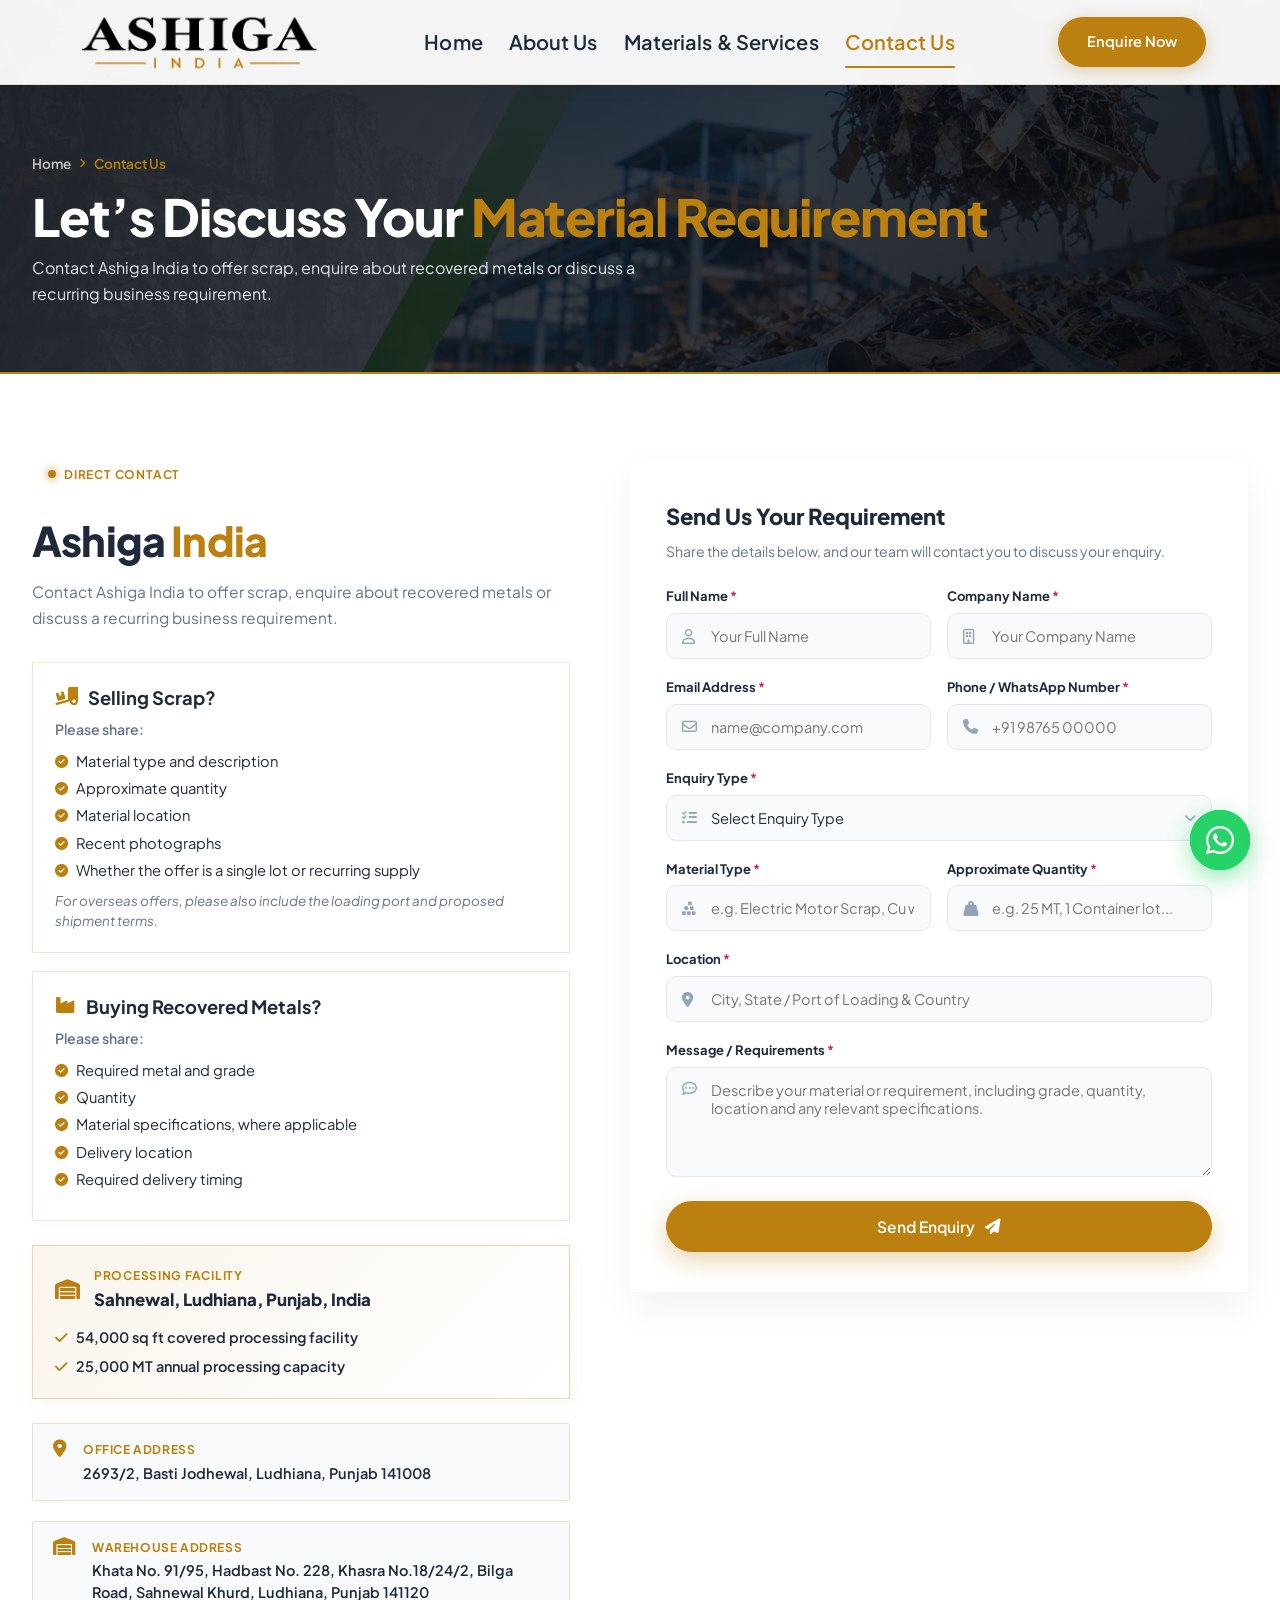
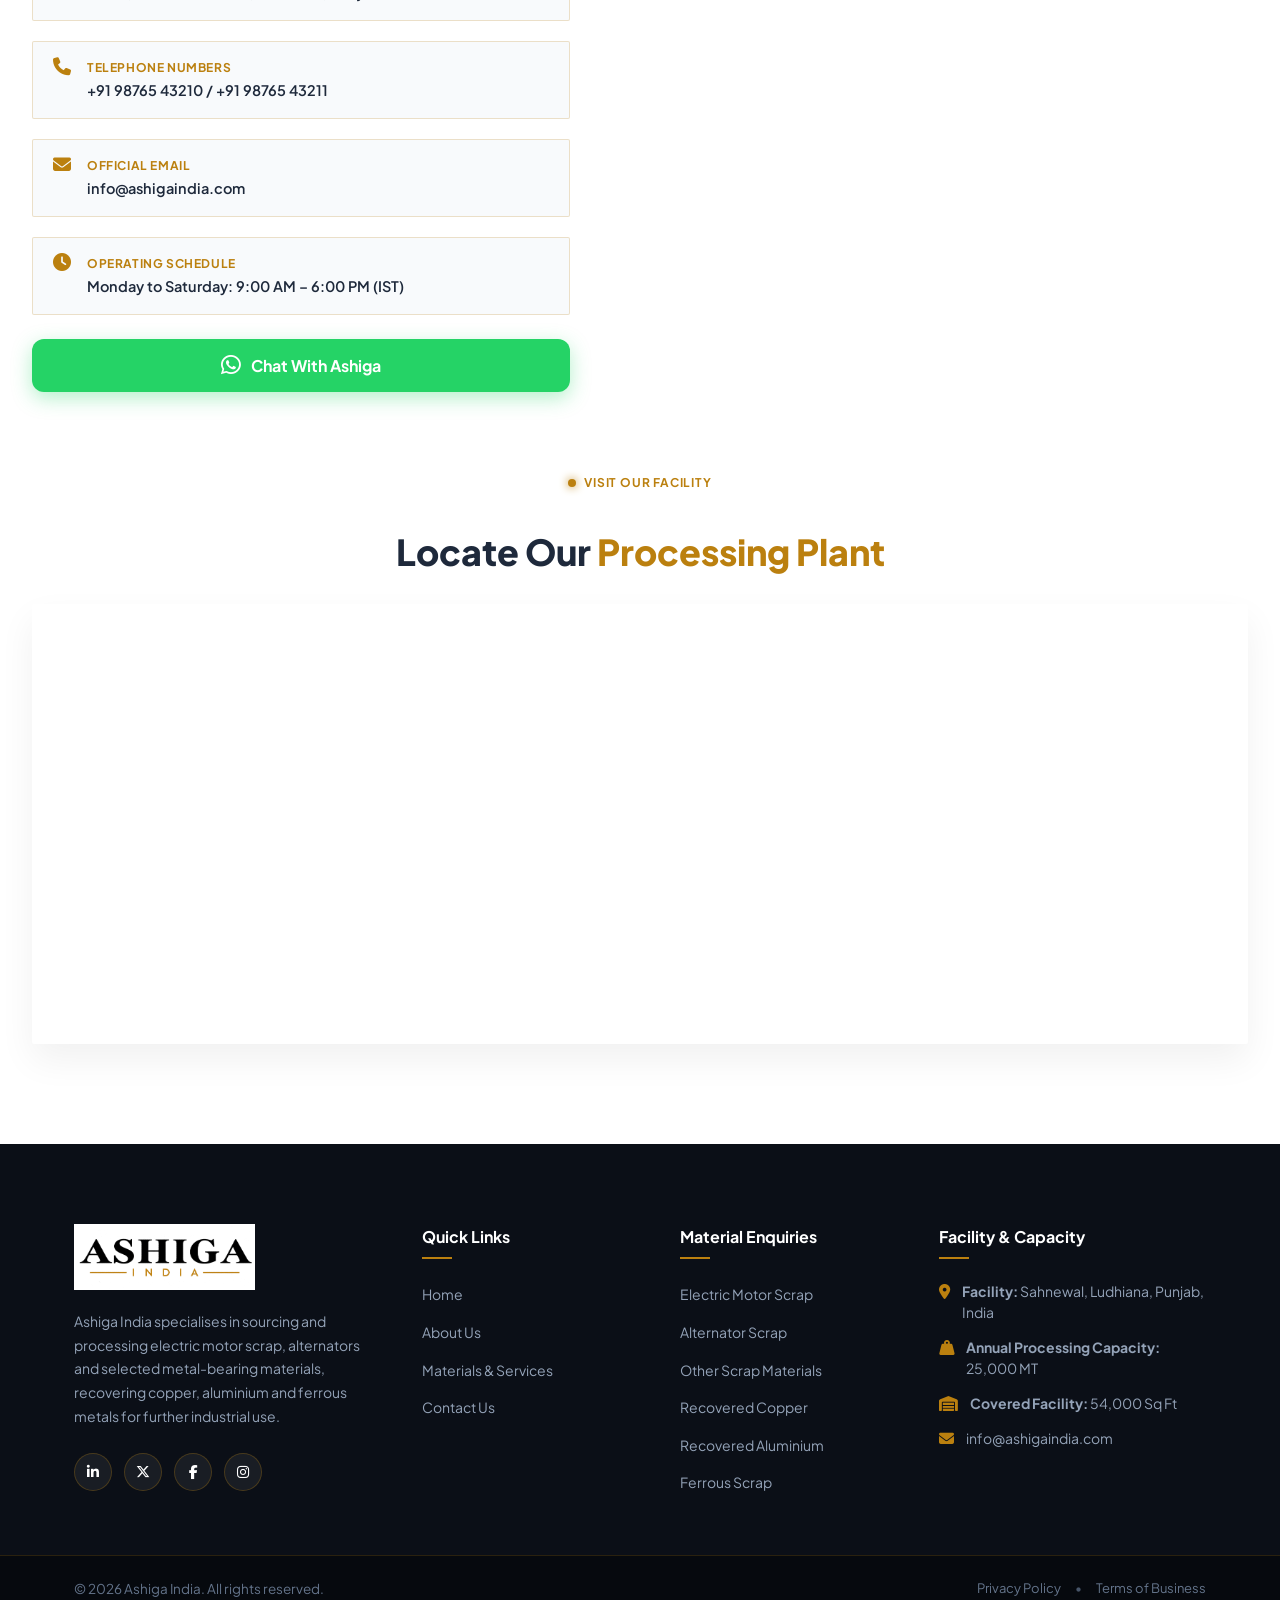
<file: contact-us.html>
<!DOCTYPE html>
<html lang="en">

<head>
    <meta charset="UTF-8">
    <meta name="viewport" content="width=device-width, initial-scale=1.0">
    <title>Contact Us - Ashiga AI Solution | Metal Recycling & Recovery</title>
    <link rel="icon" href="assets/favicon.ico">

    <!-- Google Fonts -->
    <link rel="preconnect" href="https://fonts.googleapis.com">
    <link rel="preconnect" href="https://fonts.gstatic.com" crossorigin>
    <link href="https://fonts.googleapis.com/css2?family=Plus+Jakarta+Sans:wght@400;500;600;700;800&display=swap"
        rel="stylesheet">
    <!-- Font Awesome Icons -->
    <link rel="stylesheet" href="https://cdnjs.cloudflare.com/ajax/libs/font-awesome/6.5.1/css/all.min.css">
    <!-- Stylesheets -->
    <link rel="stylesheet" href="style/style.css">
    <link rel="stylesheet" href="style/responsive.css">
    <link rel="stylesheet" href="https://cdnjs.cloudflare.com/ajax/libs/animate.css/4.1.1/animate.min.css" />
</head>

<body>

    <!-- Header & Navigation -->
    <header class="site-header">
        <nav class="navbar">
            <div class="nav-container">
                <!-- Logo -->
                <a href="index.html" class="nav-logo" aria-label="Ashiga Homepage">
                    <img src="assets/ashiga-logo.png" alt="Ashiga Logo">
                </a>

                <!-- Navigation Links -->
                <ul class="nav-menu" id="navMenu">
                    <li class="nav-item">
                        <a href="index.html" class="nav-link">Home</a>
                    </li>
                    <li class="nav-item">
                        <a href="about-us.html" class="nav-link">About Us</a>
                    </li>
                    <li class="nav-item">
                        <a href="materials-serivces.html" class="nav-link ">Materials & Services</a>
                    </li>

                    <li class="nav-item">
                        <a href="contact-us.html" class="nav-link active">Contact Us</a>
                    </li>
                    <!-- Mobile View CTA (shown inside drawer on small screens) -->
                    <li class="nav-item mobile-cta-item">
                        <a href="contact-us.html" class="btn btn-enquire">Enquire Now</a>
                    </li>
                </ul>

                <!-- Right Side Enquire Button & Mobile Toggle -->
                <div class="nav-actions">
                    <a href="contact-us.html" class="btn btn-enquire nav-desktop-btn">Enquire Now</a>

                    <button class="mobile-toggle" id="mobileToggle" aria-label="Toggle Navigation Menu"
                        aria-expanded="false">
                        <span class="bar"></span>
                        <span class="bar"></span>
                        <span class="bar"></span>
                    </button>
                </div>
            </div>
        </nav>
    </header>

    <!-- Main Content -->
    <main>
        <!-- Same Compact Hero Section with Full-Width Background Image -->
        <section class="page-hero">
            <div class="page-hero-bg">
                <img src="assets/slide2.jpg" alt="Contact Ashiga AI Solution" class="page-hero-img">
                <div class="page-hero-overlay"></div>
            </div>
            <div class="page-hero-container">
                <div class="page-hero-breadcrumbs">
                    <a href="index.html">Home</a>
                    <i class="fa-solid fa-angle-right"></i>
                    <span class="current">Contact Us</span>
                </div>
                <h1 class="page-hero-title">Let’s Discuss Your <span class="highlight-text">Material Requirement</span></h1>
                <p class="page-hero-subtitle">
                    Contact Ashiga India to offer scrap, enquire about recovered metals or discuss a recurring business requirement.
                </p>
            </div>
        </section>

        <!-- Main Contact Section (Left Info & Right Form) -->
        <section class="contact-main-section">
            <div class="contact-container">
                <div class="contact-grid">
                    <!-- Left Side: Company Name, Sourcing Guides, Facility Details, Contacts -->
                    <div class="contact-info-panel">
                        <div class="section-tag">
                            <span class="tag-pulse"></span>
                            <span class="tag-text">Direct Contact</span>
                        </div>

                        <h2 class="contact-company-name">
                            Ashiga <span class="highlight-text">India</span>
                        </h2>

                        <p class="contact-intro">
                            Contact Ashiga India to offer scrap, enquire about recovered metals or discuss a recurring business requirement.
                        </p>

                        <!-- Sourcing & Buying Requirement Guides from content.txt -->
                        <div class="contact-guides-container">
                            <!-- Selling Scrap Guide -->
                            <div class="contact-guide-card">
                                <h4 class="guide-title"><i class="fa-solid fa-truck-ramp-box"></i> Selling Scrap?</h4>
                                <p class="guide-subtitle">Please share:</p>
                                <ul class="guide-list">
                                    <li><i class="fa-solid fa-circle-check"></i> Material type and description</li>
                                    <li><i class="fa-solid fa-circle-check"></i> Approximate quantity</li>
                                    <li><i class="fa-solid fa-circle-check"></i> Material location</li>
                                    <li><i class="fa-solid fa-circle-check"></i> Recent photographs</li>
                                    <li><i class="fa-solid fa-circle-check"></i> Whether the offer is a single lot or recurring supply</li>
                                </ul>
                                <p class="guide-note"><em>For overseas offers, please also include the loading port and proposed shipment terms.</em></p>
                            </div>

                            <!-- Buying Recovered Metals Guide -->
                            <div class="contact-guide-card">
                                <h4 class="guide-title"><i class="fa-solid fa-industry"></i> Buying Recovered Metals?</h4>
                                <p class="guide-subtitle">Please share:</p>
                                <ul class="guide-list">
                                    <li><i class="fa-solid fa-circle-check"></i> Required metal and grade</li>
                                    <li><i class="fa-solid fa-circle-check"></i> Quantity</li>
                                    <li><i class="fa-solid fa-circle-check"></i> Material specifications, where applicable</li>
                                    <li><i class="fa-solid fa-circle-check"></i> Delivery location</li>
                                    <li><i class="fa-solid fa-circle-check"></i> Required delivery timing</li>
                                </ul>
                            </div>
                        </div>

                        <!-- Processing Facility Card -->
                        <div class="facility-summary-card">
                            <div class="facility-summary-header">
                                <div class="facility-summary-icon">
                                    <i class="fa-solid fa-warehouse"></i>
                                </div>
                                <div>
                                    <span class="facility-summary-tag">Processing Facility</span>
                                    <h4 class="facility-summary-title">Sahnewal, Ludhiana, Punjab, India</h4>
                                </div>
                            </div>
                            <div class="facility-summary-specs">
                                <span><i class="fa-solid fa-check"></i> 54,000 sq ft covered processing facility</span>
                                <span><i class="fa-solid fa-check"></i> 25,000 MT annual processing capacity</span>
                            </div>
                        </div>

                        <div class="contact-details-list">
                            <!-- Office Address -->
                            <div class="contact-info-card">
                                <div class="info-icon-box">
                                    <i class="fa-solid fa-location-dot"></i>
                                </div>
                                <div class="info-card-text">
                                    <span class="info-label">Office Address</span>
                                    <span class="info-value">2693/2, Basti Jodhewal, Ludhiana, Punjab 141008</span>
                                </div>
                            </div>

                            <!-- Warehouse Address -->
                            <div class="contact-info-card">
                                <div class="info-icon-box">
                                    <i class="fa-solid fa-warehouse"></i>
                                </div>
                                <div class="info-card-text">
                                    <span class="info-label">Warehouse Address</span>
                                    <span class="info-value">Khata No. 91/95, Hadbast No. 228, Khasra No.18/24/2, Bilga
                                        Road, Sahnewal Khurd, Ludhiana, Punjab 141120</span>
                                </div>
                            </div>

                            <!-- Phone / Numbers -->
                            <div class="contact-info-card">
                                <div class="info-icon-box">
                                    <i class="fa-solid fa-phone"></i>
                                </div>
                                <div class="info-card-text">
                                    <span class="info-label">Telephone Numbers</span>
                                    <span class="info-value">
                                        <a href="tel:+919876543210">+91 98765 43210</a> /
                                        <a href="tel:+919876543211">+91 98765 43211</a>
                                    </span>
                                </div>
                            </div>

                            <!-- Email -->
                            <div class="contact-info-card">
                                <div class="info-icon-box">
                                    <i class="fa-solid fa-envelope"></i>
                                </div>
                                <div class="info-card-text">
                                    <span class="info-label">Official Email</span>
                                    <span class="info-value">
                                        <a href="mailto:info@ashigaindia.com">info@ashigaindia.com</a>
                                    </span>
                                </div>
                            </div>

                            <!-- Working Hours -->
                            <div class="contact-info-card">
                                <div class="info-icon-box">
                                    <i class="fa-solid fa-clock"></i>
                                </div>
                                <div class="info-card-text">
                                    <span class="info-label">Operating Schedule</span>
                                    <span class="info-value">Monday to Saturday: 9:00 AM – 6:00 PM (IST)</span>
                                </div>
                            </div>
                        </div>

                        <!-- Chat With Ashiga WhatsApp Button -->
                        <div class="contact-whatsapp-action">
                            <a href="https://wa.me/919876543210?text=Hello%20Ashiga%20India%2C%20I%20would%20like%20to%20discuss%20a%20scrap%20supply%20or%20recovered-metal%20requirement."
                                target="_blank" rel="noopener noreferrer" class="btn btn-whatsapp-direct">
                                <i class="fa-brands fa-whatsapp"></i>
                                <span>Chat With Ashiga</span>
                            </a>
                        </div>
                    </div>

                    <!-- Right Side: Enquiry Form -->
                    <div class="contact-form-panel">
                        <div class="form-header">
                            <h3 class="form-title">Send Us Your Requirement</h3>
                            <p class="form-subtitle">Share the details below, and our team will contact you to discuss your enquiry.</p>
                        </div>

                        <form class="contact-form" id="contactForm"
                            onsubmit="event.preventDefault(); alert('Thank you! Your requirement has been submitted to Ashiga India successfully.'); this.reset();">
                            
                            <!-- Full Name & Company Name -->
                            <div class="form-row">
                                <div class="form-group">
                                    <label for="contactName" class="form-label">Full Name <span class="required">*</span></label>
                                    <div class="input-wrapper">
                                        <i class="fa-regular fa-user input-icon"></i>
                                        <input type="text" id="contactName" name="name" class="form-input"
                                            placeholder="Your Full Name" required>
                                    </div>
                                </div>
                                <div class="form-group">
                                    <label for="contactCompany" class="form-label">Company Name <span class="required">*</span></label>
                                    <div class="input-wrapper">
                                        <i class="fa-regular fa-building input-icon"></i>
                                        <input type="text" id="contactCompany" name="company" class="form-input"
                                            placeholder="Your Company Name" required>
                                    </div>
                                </div>
                            </div>

                            <!-- Email & Phone / WhatsApp Number -->
                            <div class="form-row">
                                <div class="form-group">
                                    <label for="contactEmail" class="form-label">Email Address <span class="required">*</span></label>
                                    <div class="input-wrapper">
                                        <i class="fa-regular fa-envelope input-icon"></i>
                                        <input type="email" id="contactEmail" name="email" class="form-input"
                                            placeholder="name@company.com" required>
                                    </div>
                                </div>
                                <div class="form-group">
                                    <label for="contactPhone" class="form-label">Phone / WhatsApp Number <span class="required">*</span></label>
                                    <div class="input-wrapper">
                                        <i class="fa-solid fa-phone input-icon"></i>
                                        <input type="tel" id="contactPhone" name="phone" class="form-input"
                                            placeholder="+91 98765 00000" required>
                                    </div>
                                </div>
                            </div>

                            <!-- Enquiry Type (Options from content.txt) -->
                            <div class="form-group">
                                <label for="contactEnquiryType" class="form-label">Enquiry Type <span class="required">*</span></label>
                                <div class="input-wrapper select-wrapper">
                                    <i class="fa-solid fa-list-check input-icon"></i>
                                    <select id="contactEnquiryType" name="enquiry_type" class="form-input form-select" required>
                                        <option value="" disabled selected>Select Enquiry Type</option>
                                        <option value="Sell Electric Motor Scrap">Sell Electric Motor Scrap</option>
                                        <option value="Sell Alternator Scrap">Sell Alternator Scrap</option>
                                        <option value="Offer Other Scrap Materials">Offer Other Scrap Materials</option>
                                        <option value="Buy Recovered Copper">Buy Recovered Copper</option>
                                        <option value="Buy Recovered Aluminium">Buy Recovered Aluminium</option>
                                        <option value="Buy Ferrous Scrap">Buy Ferrous Scrap</option>
                                        <option value="Discuss Recurring Business">Discuss Recurring Business</option>
                                        <option value="General Enquiry">General Enquiry</option>
                                    </select>
                                    <i class="fa-solid fa-chevron-down select-arrow"></i>
                                </div>
                            </div>

                            <!-- Material Type & Approximate Quantity -->
                            <div class="form-row">
                                <div class="form-group">
                                    <label for="contactMaterial" class="form-label">Material Type <span class="required">*</span></label>
                                    <div class="input-wrapper">
                                        <i class="fa-solid fa-cubes-stacked input-icon"></i>
                                        <input type="text" id="contactMaterial" name="material_type" class="form-input"
                                            placeholder="e.g. Electric Motor Scrap, Cu wire..." required>
                                    </div>
                                </div>
                                <div class="form-group">
                                    <label for="contactQuantity" class="form-label">Approximate Quantity <span class="required">*</span></label>
                                    <div class="input-wrapper">
                                        <i class="fa-solid fa-weight-hanging input-icon"></i>
                                        <input type="text" id="contactQuantity" name="quantity" class="form-input"
                                            placeholder="e.g. 25 MT, 1 Container lot..." required>
                                    </div>
                                </div>
                            </div>

                            <!-- Location -->
                            <div class="form-group">
                                <label for="contactLocation" class="form-label">Location <span class="required">*</span></label>
                                <div class="input-wrapper">
                                    <i class="fa-solid fa-location-dot input-icon"></i>
                                    <input type="text" id="contactLocation" name="location" class="form-input"
                                        placeholder="City, State / Port of Loading & Country" required>
                                </div>
                            </div>

                            <!-- Message / Requirements -->
                            <div class="form-group">
                                <label for="contactMessage" class="form-label">Message / Requirements <span class="required">*</span></label>
                                <div class="input-wrapper textarea-wrapper">
                                    <i class="fa-regular fa-comment-dots input-icon textarea-icon"></i>
                                    <textarea id="contactMessage" name="message" class="form-input form-textarea"
                                        rows="4"
                                        placeholder="Describe your material or requirement, including grade, quantity, location and any relevant specifications."
                                        required></textarea>
                                </div>
                            </div>

                            <!-- Submit Button -->
                            <button type="submit" class="btn btn-primary btn-submit">
                                <span>Send Enquiry</span>
                                <i class="fa-solid fa-paper-plane btn-icon"></i>
                            </button>
                        </form>
                    </div>
                </div>

                <!-- Below Sections: Show The Map! -->
                <div class="contact-map-wrapper">
                    <div class="map-section-header">
                        <div class="section-tag">
                            <span class="tag-pulse"></span>
                            <span class="tag-text">Visit Our Facility</span>
                        </div>
                        <h3 class="map-title">Locate Our <span class="highlight-text">Processing Plant</span></h3>
                    </div>
                    <div class="map-embed-container">
                        <iframe
                            src="https://www.google.com/maps/embed?pb=!1m18!1m12!1m3!1d4416.058964071173!2d75.86466737634575!3d30.933226775913887!2m3!1f0!2f0!3f0!3m2!1i1024!2i768!4f13.1!3m3!1m2!1s0x391a836372a50d9b%3A0xdd6739a28965e255!2s2693%2F2%2C%20Mangat%20Colony%2C%20Basti%20Jodhewal%2C%20Jodhewal%2C%20Ludhiana%2C%20Punjab%20141007!5e1!3m2!1sen!2sin!4v1793879605689!5m2!1sen!2sin"
                            width="100%" height="440" style="border:0;" allowfullscreen="" loading="lazy"
                            referrerpolicy="no-referrer-when-downgrade" title="Ashiga AI Solution Plant Location Map">
                        </iframe>
                    </div>
                </div>
            </div>
        </section>
    </main>

        <!-- Footer -->
    <footer class="site-footer">
        <div class="footer-top">
            <div class="footer-container">
                <div class="footer-grid">
                    <!-- Column 1: Brand & Bio -->
                    <div class="footer-col footer-brand-col">
                        <a href="index.html" class="footer-logo">
                            <img src="assets/ashiga-logo.png" alt="Ashiga India Logo">
                        </a>
                        <p class="footer-bio">
                            Ashiga India specialises in sourcing and processing electric motor scrap, alternators and selected metal-bearing materials, recovering copper, aluminium and ferrous metals for further industrial use.
                        </p>
                        <div class="footer-socials">
                            <a href="#" class="social-link" aria-label="LinkedIn"><i
                                    class="fa-brands fa-linkedin-in"></i></a>
                            <a href="#" class="social-link" aria-label="Twitter"><i
                                    class="fa-brands fa-x-twitter"></i></a>
                            <a href="#" class="social-link" aria-label="Facebook"><i
                                    class="fa-brands fa-facebook-f"></i></a>
                            <a href="#" class="social-link" aria-label="Instagram"><i
                                    class="fa-brands fa-instagram"></i></a>
                        </div>
                    </div>

                    <!-- Column 2: Quick Links -->
                    <div class="footer-col">
                        <h4 class="footer-title">Quick Links</h4>
                        <ul class="footer-links">
                            <li><a href="index.html">Home</a></li>
                            <li><a href="about-us.html">About Us</a></li>
                            <li><a href="materials-serivces.html">Materials &amp; Services</a></li>
                            <li><a href="contact-us.html">Contact Us</a></li>
                        </ul>
                    </div>

                    <!-- Column 3: Material Enquiries -->
                    <div class="footer-col">
                        <h4 class="footer-title">Material Enquiries</h4>
                        <ul class="footer-links">
                            <li><a href="materials-serivces.html#motor-scrap">Electric Motor Scrap</a></li>
                            <li><a href="materials-serivces.html#alternator-scrap">Alternator Scrap</a></li>
                            <li><a href="materials-serivces.html#appliance-scrap">Other Scrap Materials</a></li>
                            <li><a href="materials-serivces.html#metal-supply">Recovered Copper</a></li>
                            <li><a href="materials-serivces.html#metal-supply">Recovered Aluminium</a></li>
                            <li><a href="materials-serivces.html#metal-supply">Ferrous Scrap</a></li>
                        </ul>
                    </div>

                    <!-- Column 4: Facility & Operations -->
                    <div class="footer-col footer-contact-col">
                        <h4 class="footer-title">Facility &amp; Capacity</h4>
                        <ul class="footer-contact-list">
                            <li>
                                <i class="fa-solid fa-location-dot contact-icon"></i>
                                <span><strong>Facility:</strong> Sahnewal, Ludhiana, Punjab, India</span>
                            </li>
                            <li>
                                <i class="fa-solid fa-weight-hanging contact-icon"></i>
                                <span><strong>Annual Processing Capacity:</strong> 25,000 MT</span>
                            </li>
                            <li>
                                <i class="fa-solid fa-warehouse contact-icon"></i>
                                <span><strong>Covered Facility:</strong> 54,000 Sq Ft</span>
                            </li>
                            <li>
                                <i class="fa-solid fa-envelope contact-icon"></i>
                                <span>info@ashigaindia.com</span>
                            </li>
                        </ul>
                    </div>
                </div>
            </div>
        </div>

        <!-- Footer Bottom Bar -->
        <div class="footer-bottom">
            <div class="footer-container bottom-container">
                <p class="copyright-text">
                    &copy; 2026 Ashiga India. All rights reserved.
                </p>
                <div class="footer-bottom-links">
                    <a href="privacy-policy.html">Privacy Policy</a>
                    <span class="sep">•</span>
                    <a href="terms-condition.html">Terms of Business</a>
                </div>
            </div>
        </div>
    </footer>

    <!-- Floating Animated WhatsApp Button -->
    <a href="https://wa.me/919876543210?text=Hello%20Ashiga%20AI%20Solution,%20I%20would%20like%20to%20inquire%20about%20your%20metal%20recycling%20and%20recovery%20services."
        class="floating-whatsapp" target="_blank" rel="noopener noreferrer"
        aria-label="Chat with Ashiga AI Solution on WhatsApp">
        <div class="whatsapp-pulse"></div>
        <div class="whatsapp-pulse-outer"></div>
        <i class="fa-brands fa-whatsapp"></i>
        <span class="whatsapp-tooltip">Chat with us</span>
    </a>

    <!-- Scripts -->
    <script src="script/script.js"></script>
</body>

</html>
</file>
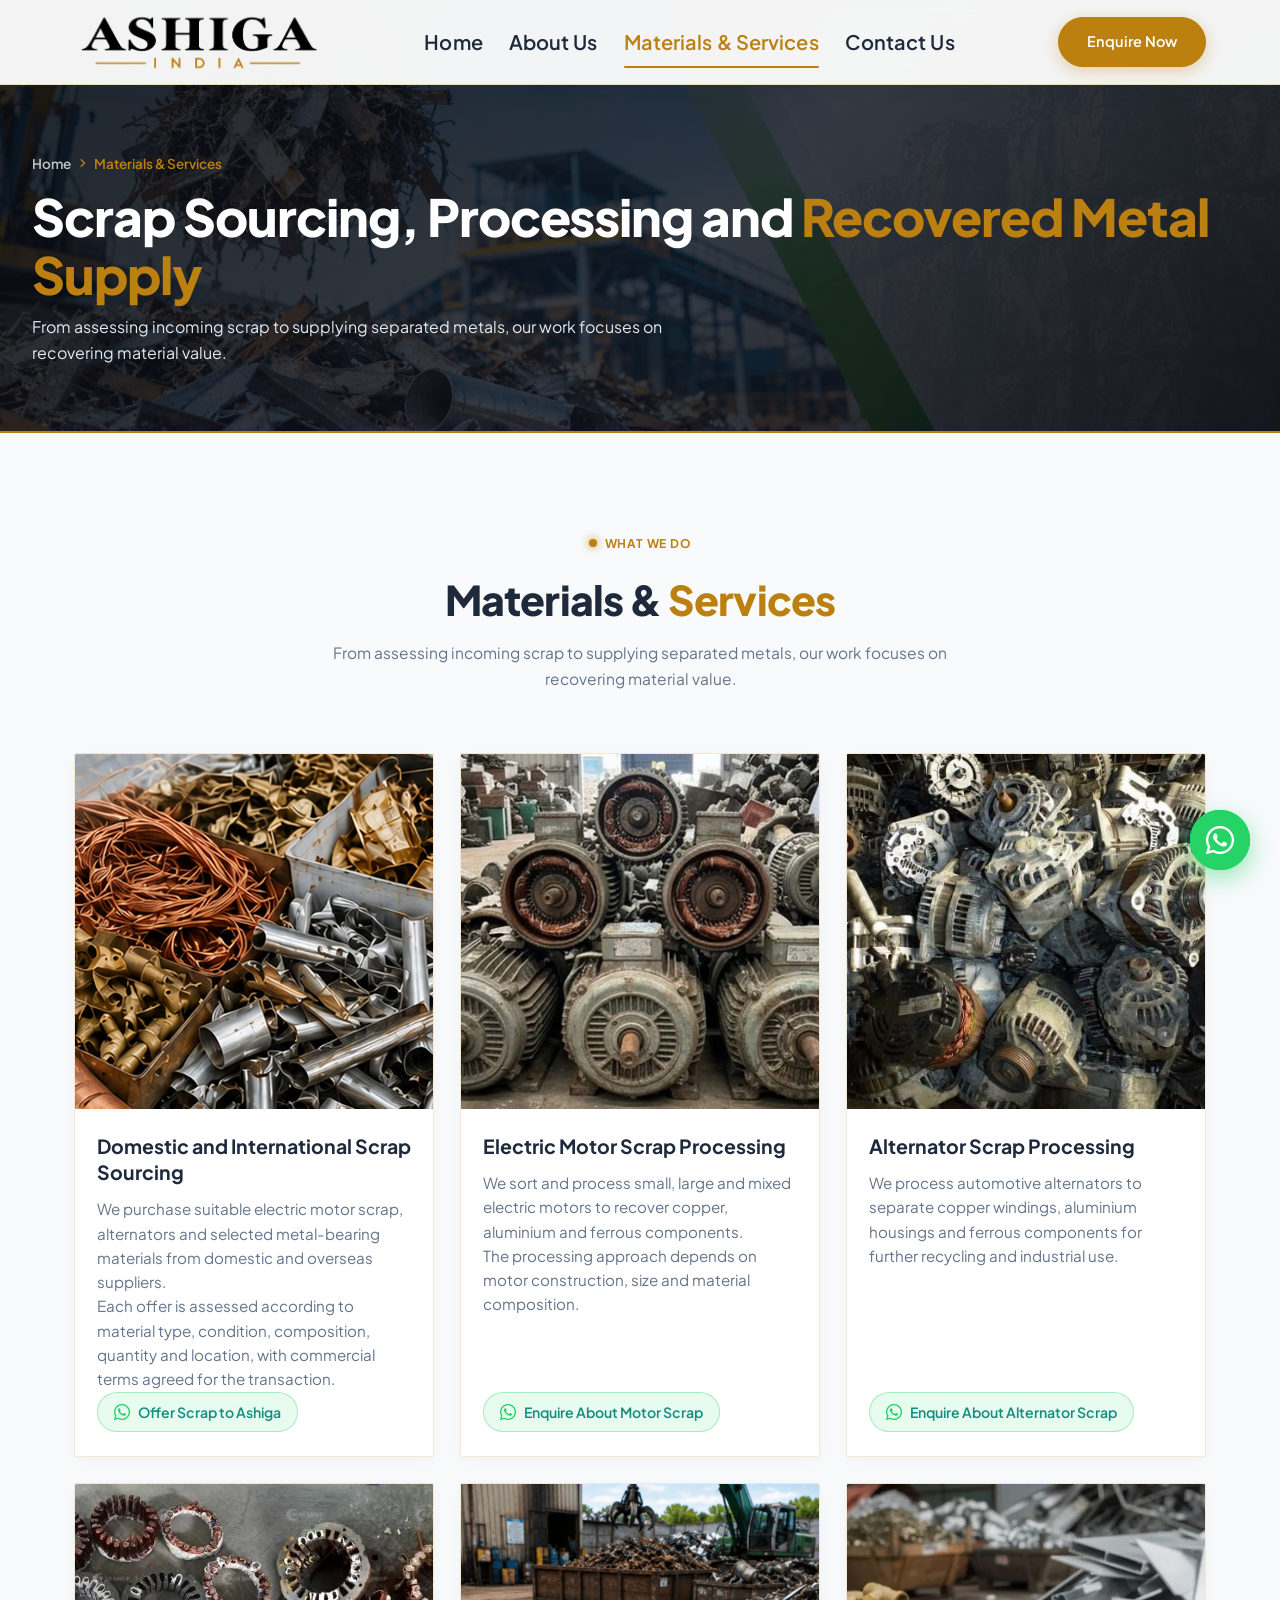
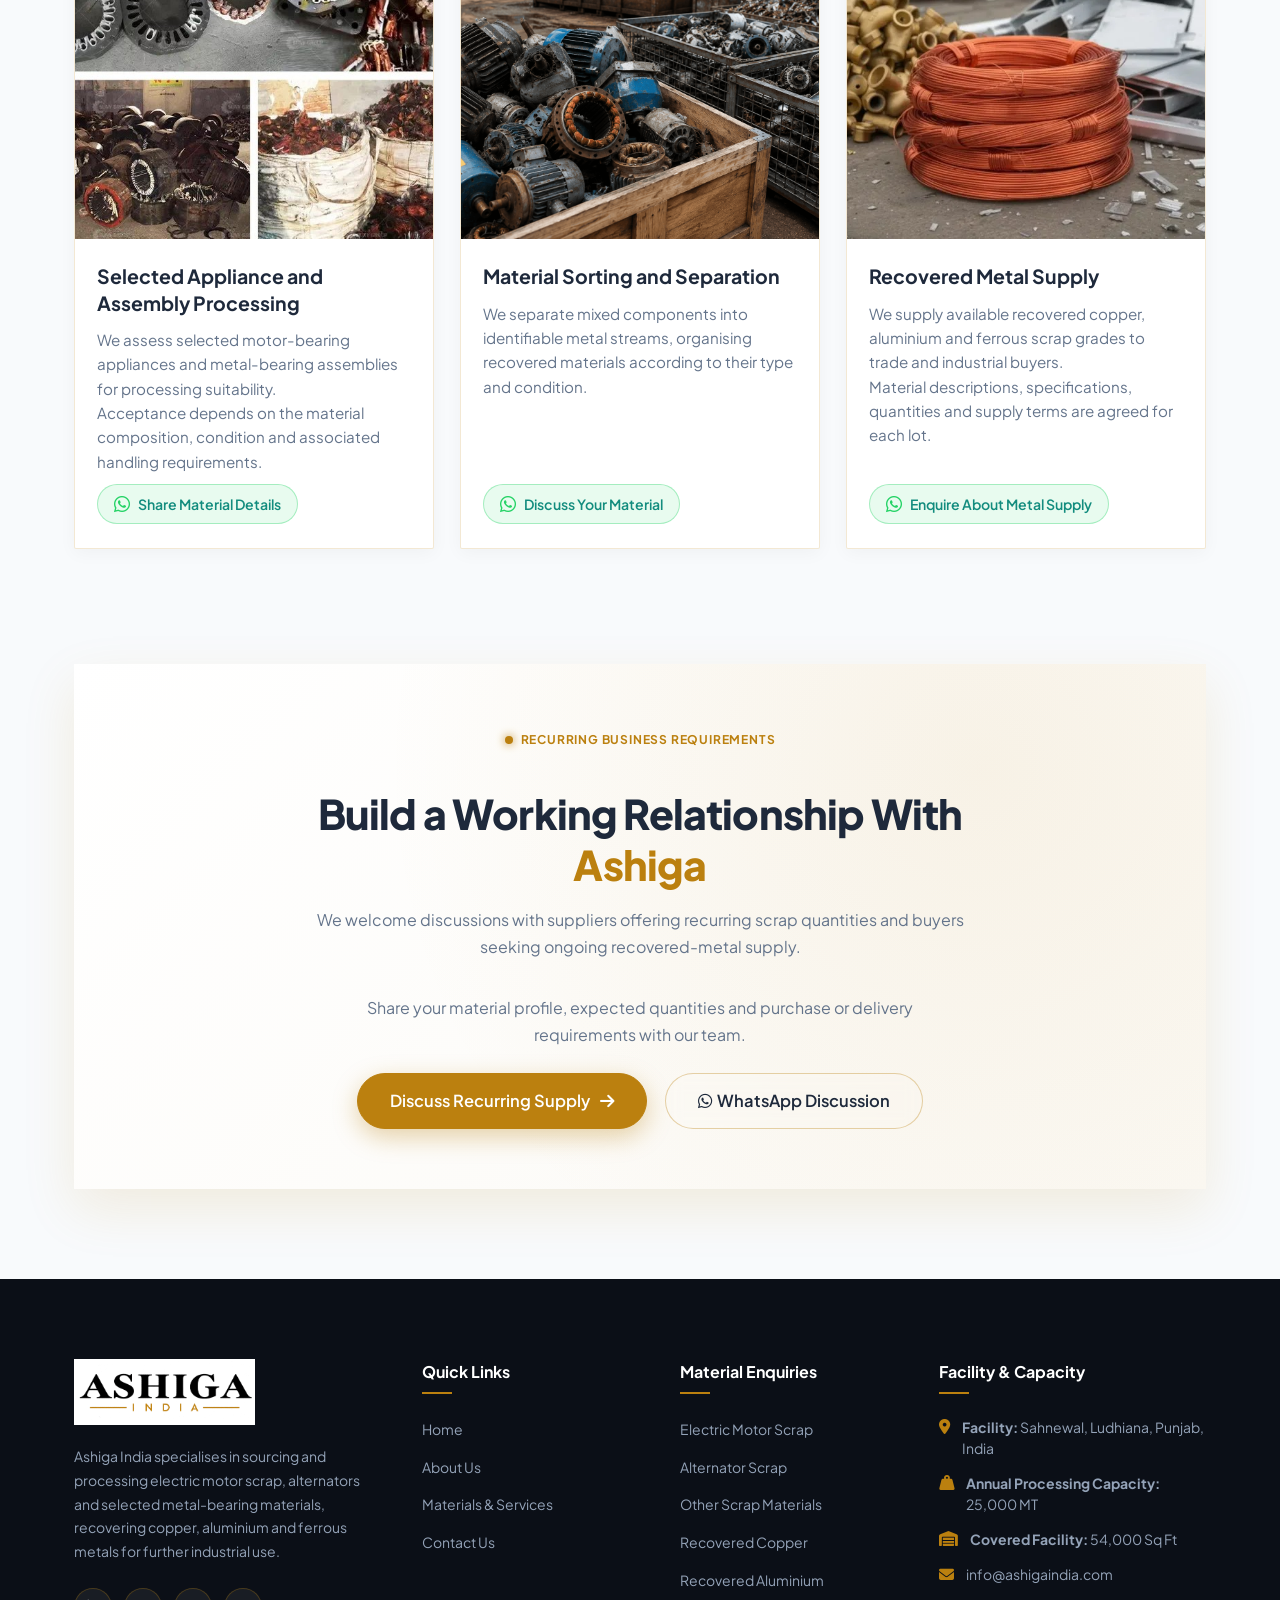
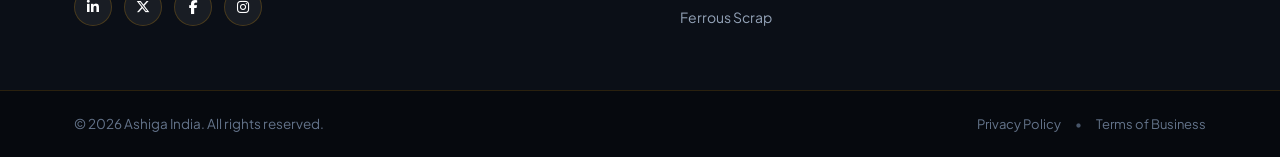
<file: materials-serivces.html>
<!DOCTYPE html>
<html lang="en">

<head>
    <meta charset="UTF-8">
    <meta name="viewport" content="width=device-width, initial-scale=1.0">
    <title>Services - Ashiga AI Solution | Metal Recycling & Recovery</title>
    <link rel="icon" href="assets/favicon.ico">

    <!-- Google Fonts -->
    <link rel="preconnect" href="https://fonts.googleapis.com">
    <link rel="preconnect" href="https://fonts.gstatic.com" crossorigin>
    <link href="https://fonts.googleapis.com/css2?family=Plus+Jakarta+Sans:wght@400;500;600;700;800&display=swap"
        rel="stylesheet">
    <!-- Font Awesome Icons -->
    <link rel="stylesheet" href="https://cdnjs.cloudflare.com/ajax/libs/font-awesome/6.5.1/css/all.min.css">
    <!-- Stylesheets -->
    <link rel="stylesheet" href="style/style.css">
    <link rel="stylesheet" href="style/responsive.css">
    <link rel="stylesheet" href="https://cdnjs.cloudflare.com/ajax/libs/animate.css/4.1.1/animate.min.css" />
</head>

<body>

    <!-- Header & Navigation -->
    <header class="site-header">
        <nav class="navbar">
            <div class="nav-container">
                <!-- Logo -->
                <a href="index.html" class="nav-logo" aria-label="Ashiga Homepage">
                    <img src="assets/ashiga-logo.png" alt="Ashiga Logo">
                </a>

                <!-- Navigation Links -->
                <ul class="nav-menu" id="navMenu">
                    <li class="nav-item">
                        <a href="index.html" class="nav-link">Home</a>
                    </li>
                    <li class="nav-item">
                        <a href="about-us.html" class="nav-link">About Us</a>
                    </li>
                    <li class="nav-item">
                        <a href="materials-serivces.html" class="nav-link active">Materials & Services</a>
                    </li>

                    <li class="nav-item">
                        <a href="contact-us.html" class="nav-link">Contact Us</a>
                    </li>
                    <!-- Mobile View CTA (shown inside drawer on small screens) -->
                    <li class="nav-item mobile-cta-item">
                        <a href="contact-us.html" class="btn btn-enquire">Enquire Now</a>
                    </li>
                </ul>

                <!-- Right Side Enquire Button & Mobile Toggle -->
                <div class="nav-actions">
                    <a href="contact-us.html" class="btn btn-enquire nav-desktop-btn">Enquire Now</a>

                    <button class="mobile-toggle" id="mobileToggle" aria-label="Toggle Navigation Menu"
                        aria-expanded="false">
                        <span class="bar"></span>
                        <span class="bar"></span>
                        <span class="bar"></span>
                    </button>
                </div>
            </div>
        </nav>
    </header>

    <!-- Main Content -->
    <main>
        <!-- Compact Hero Section with Full-Width Background Image -->
        <section class="page-hero">
            <div class="page-hero-bg">
                <img src="assets/slide2.jpg" alt="Scrap Sourcing, Processing and Recovered Metal Supply" class="page-hero-img" style="transform: scaleX(-1);">
                <div class="page-hero-overlay"></div>
            </div>
            <div class="page-hero-container">
                <div class="page-hero-breadcrumbs">
                    <a href="index.html">Home</a>
                    <i class="fa-solid fa-angle-right"></i>
                    <span class="current">Materials & Services</span>
                </div>
                <h1 class="page-hero-title">Scrap Sourcing, Processing and <span class="highlight-text">Recovered Metal Supply</span></h1>
                <p class="page-hero-subtitle">
                    From assessing incoming scrap to supplying separated metals, our work focuses on recovering material value.
                </p>
            </div>
        </section>

                <section class="services-section" id="process">
            <div class="services-container">
                <!-- Section Header -->
                <div class="services-header">
                    <div class="services-tag">
                        <span class="tag-pulse"></span>
                        <span class="tag-text">What We Do</span>
                    </div>
                    <h2 class="services-main-title">
                        Materials &amp; <span class="highlight-text">Services</span>
                    </h2>
                    <p class="services-subtitle">
                        From assessing incoming scrap to supplying separated metals, our work focuses on recovering material value.
                    </p>
                </div>

                                <!-- 6 Service Items Grid (Default 3 columns desktop, 2 columns mobile & unfolded phones) -->
                <div class="services-grid">
                    <!-- Card 1: Domestic and International Scrap Sourcing -->
                    <div class="material-card" id="scrap-sourcing">
                        <div class="material-img-wrapper">
                            <img src="assets/mat1.jpg" alt="Domestic and International Scrap Sourcing" class="material-img">
                        </div>
                        <div class="material-card-content">
                            <h3 class="material-card-title">Domestic and International Scrap Sourcing</h3>
                            <p class="material-card-desc">
                                We purchase suitable electric motor scrap, alternators and selected metal-bearing materials from domestic and overseas suppliers.<br>
                                 Each offer is assessed according to material type, condition, composition, quantity and location, with commercial terms agreed for the transaction.
                            </p>
                            
                            <a href="https://wa.me/919876543210?text=Hello%20Ashiga%20India%2C%20I%20would%20like%20to%20offer%20scrap%20%28Domestic%20and%20International%20Scrap%20Sourcing%29."
                                target="_blank" rel="noopener noreferrer" class="material-whatsapp-btn"
                                aria-label="Offer Scrap to Ashiga on WhatsApp">
                                <i class="fa-brands fa-whatsapp"></i>
                                <span>Offer Scrap to Ashiga</span>
                            </a>
                        </div>
                    </div>

                    <!-- Card 2: Electric Motor Scrap Processing -->
                    <div class="material-card" id="motor-scrap">
                        <div class="material-img-wrapper">
                            <img src="assets/process4.jpg" alt="Electric Motor Scrap Processing" class="material-img">
                        </div>
                        <div class="material-card-content">
                            <h3 class="material-card-title">Electric Motor Scrap Processing</h3>
                            <p class="material-card-desc">
                                We sort and process small, large and mixed electric motors to recover copper, aluminium and ferrous components.<br>
                                  The processing approach depends on motor construction, size and material composition.
                            </p>
                       
                            <a href="https://wa.me/919876543210?text=Hello%20Ashiga%20India%2C%20I%20am%20interested%20in%20Electric%20Motor%20Scrap%20Processing.%20Please%20share%20more%20details."
                                target="_blank" rel="noopener noreferrer" class="material-whatsapp-btn"
                                aria-label="Enquire About Motor Scrap on WhatsApp">
                                <i class="fa-brands fa-whatsapp"></i>
                                <span>Enquire About Motor Scrap</span>
                            </a>
                        </div>
                    </div>

                    <!-- Card 3: Alternator Scrap Processing -->
                    <div class="material-card" id="alternator-scrap">
                        <div class="material-img-wrapper">
                            <img src="assets/mat3.jpg" alt="Alternator Scrap Processing" class="material-img">
                        </div>
                        <div class="material-card-content">
                            <h3 class="material-card-title">Alternator Scrap Processing</h3>
                            <p class="material-card-desc">
                                We process automotive alternators to separate copper windings, aluminium housings and ferrous components for further recycling and industrial use.
                            </p>
                            <a href="https://wa.me/919876543210?text=Hello%20Ashiga%20India%2C%20I%20am%20interested%20in%20Alternator%20Scrap%20Processing.%20Please%20share%20more%20details."
                                target="_blank" rel="noopener noreferrer" class="material-whatsapp-btn"
                                aria-label="Enquire About Alternator Scrap on WhatsApp">
                                <i class="fa-brands fa-whatsapp"></i>
                                <span>Enquire About Alternator Scrap</span>
                            </a>
                        </div>
                    </div>

                    <!-- Card 4: Selected Appliance and Assembly Processing -->
                    <div class="material-card" id="appliance-scrap">
                        <div class="material-img-wrapper">
                            <img src="assets/mat4.jpg" alt="Selected Appliance and Assembly Processing" class="material-img">
                        </div>
                        <div class="material-card-content">
                            <h3 class="material-card-title">Selected Appliance and Assembly Processing</h3>
                            <p class="material-card-desc">
                                We assess selected motor-bearing appliances and metal-bearing assemblies for processing suitability.<br>
                                  Acceptance depends on the material composition, condition and associated handling requirements.
                            </p>
                            <p class="material-card-desc">
                              
                            </p>
                            <a href="https://wa.me/919876543210?text=Hello%20Ashiga%20India%2C%20I%20would%20like%20to%20share%20material%20details%20for%20Selected%20Appliance%20and%20Assembly%20Processing."
                                target="_blank" rel="noopener noreferrer" class="material-whatsapp-btn"
                                aria-label="Share Material Details on WhatsApp">
                                <i class="fa-brands fa-whatsapp"></i>
                                <span>Share Material Details</span>
                            </a>
                        </div>
                    </div>

                    <!-- Card 5: Material Sorting and Separation -->
                    <div class="material-card" id="material-sorting">
                        <div class="material-img-wrapper">
                            <img src="assets/process2.png" alt="Material Sorting and Separation" class="material-img">
                        </div>
                        <div class="material-card-content">
                            <h3 class="material-card-title">Material Sorting and Separation</h3>
                            <p class="material-card-desc">
                                We separate mixed components into identifiable metal streams, organising recovered materials according to their type and condition.
                            </p>
                            <a href="https://wa.me/919876543210?text=Hello%20Ashiga%20India%2C%20I%20would%20like%20to%20discuss%20Material%20Sorting%20and%20Separation."
                                target="_blank" rel="noopener noreferrer" class="material-whatsapp-btn"
                                aria-label="Discuss Your Material on WhatsApp">
                                <i class="fa-brands fa-whatsapp"></i>
                                <span>Discuss Your Material</span>
                            </a>
                        </div>
                    </div>

                    <!-- Card 6: Recovered Metal Supply -->
                    <div class="material-card" id="metal-supply">
                        <div class="material-img-wrapper">
                            <img src="assets/mat6.webp" alt="Recovered Metal Supply" class="material-img">
                        </div>
                        <div class="material-card-content">
                            <h3 class="material-card-title">Recovered Metal Supply</h3>
                            <p class="material-card-desc">
                                We supply available recovered copper, aluminium and ferrous scrap grades to trade and industrial buyers.<br>
                                 Material descriptions, specifications, quantities and supply terms are agreed for each lot.
                            </p>
                            <a href="https://wa.me/919876543210?text=Hello%20Ashiga%20India%2C%20I%20am%20interested%20in%20Recovered%20Metal%20Supply.%20Please%20share%20more%20details."
                                target="_blank" rel="noopener noreferrer" class="material-whatsapp-btn"
                                aria-label="Enquire About Metal Supply on WhatsApp">
                                <i class="fa-brands fa-whatsapp"></i>
                                <span>Enquire About Metal Supply</span>
                            </a>
                        </div>
                    </div>
                </div>
            </div>
        </section>

        <!-- Recurring Business Requirements Section -->
        <section class="recurring-requirements-section cta-section">
            <div class="cta-container">
                <div class="cta-card">
                    <div class="cta-content">
                        <div class="section-tag cta-tag">
                            <span class="tag-pulse"></span>
                            <span class="tag-text">Recurring Business Requirements</span>
                        </div>
                        <h2 class="cta-heading">
                            Build a Working Relationship With <span class="highlight-text">Ashiga</span>
                        </h2>
                        <p class="cta-desc">
                            We welcome discussions with suppliers offering recurring scrap quantities and buyers seeking ongoing recovered-metal supply.
                        </p>
                        <p class="cta-desc" style="margin-top: 10px; margin-bottom: 24px;">
                            Share your material profile, expected quantities and purchase or delivery requirements with our team.
                        </p>
                        <div class="cta-buttons">
                            <a href="contact-us.html?subject=Discuss%20Recurring%20Supply" class="btn btn-primary">
                                <span>Discuss Recurring Supply</span>
                                <i class="fa-solid fa-arrow-right btn-icon"></i>
                            </a>
                            <a href="https://wa.me/919876543210?text=Hello%20Ashiga%20India%2C%20I%20would%20like%20to%20discuss%20recurring%20business%20requirements%20and%20supply." target="_blank" rel="noopener noreferrer" class="btn btn-secondary">
                                <i class="fa-brands fa-whatsapp"></i>
                                <span style="margin-left:5px;"> WhatsApp Discussion</span>
                            </a>
                        </div>
                    </div>
                </div>
            </div>
        </section>
    </main>

        <!-- Footer -->
    <footer class="site-footer">
        <div class="footer-top">
            <div class="footer-container">
                <div class="footer-grid">
                    <!-- Column 1: Brand & Bio -->
                    <div class="footer-col footer-brand-col">
                        <a href="index.html" class="footer-logo">
                            <img src="assets/ashiga-logo.png" alt="Ashiga India Logo">
                        </a>
                        <p class="footer-bio">
                            Ashiga India specialises in sourcing and processing electric motor scrap, alternators and selected metal-bearing materials, recovering copper, aluminium and ferrous metals for further industrial use.
                        </p>
                        <div class="footer-socials">
                            <a href="#" class="social-link" aria-label="LinkedIn"><i
                                    class="fa-brands fa-linkedin-in"></i></a>
                            <a href="#" class="social-link" aria-label="Twitter"><i
                                    class="fa-brands fa-x-twitter"></i></a>
                            <a href="#" class="social-link" aria-label="Facebook"><i
                                    class="fa-brands fa-facebook-f"></i></a>
                            <a href="#" class="social-link" aria-label="Instagram"><i
                                    class="fa-brands fa-instagram"></i></a>
                        </div>
                    </div>

                    <!-- Column 2: Quick Links -->
                    <div class="footer-col">
                        <h4 class="footer-title">Quick Links</h4>
                        <ul class="footer-links">
                            <li><a href="index.html">Home</a></li>
                            <li><a href="about-us.html">About Us</a></li>
                            <li><a href="materials-serivces.html">Materials &amp; Services</a></li>
                            <li><a href="contact-us.html">Contact Us</a></li>
                        </ul>
                    </div>

                    <!-- Column 3: Material Enquiries -->
                    <div class="footer-col">
                        <h4 class="footer-title">Material Enquiries</h4>
                        <ul class="footer-links">
                            <li><a href="materials-serivces.html#motor-scrap">Electric Motor Scrap</a></li>
                            <li><a href="materials-serivces.html#alternator-scrap">Alternator Scrap</a></li>
                            <li><a href="materials-serivces.html#appliance-scrap">Other Scrap Materials</a></li>
                            <li><a href="materials-serivces.html#metal-supply">Recovered Copper</a></li>
                            <li><a href="materials-serivces.html#metal-supply">Recovered Aluminium</a></li>
                            <li><a href="materials-serivces.html#metal-supply">Ferrous Scrap</a></li>
                        </ul>
                    </div>

                    <!-- Column 4: Facility & Operations -->
                    <div class="footer-col footer-contact-col">
                        <h4 class="footer-title">Facility &amp; Capacity</h4>
                        <ul class="footer-contact-list">
                            <li>
                                <i class="fa-solid fa-location-dot contact-icon"></i>
                                <span><strong>Facility:</strong> Sahnewal, Ludhiana, Punjab, India</span>
                            </li>
                            <li>
                                <i class="fa-solid fa-weight-hanging contact-icon"></i>
                                <span><strong>Annual Processing Capacity:</strong> 25,000 MT</span>
                            </li>
                            <li>
                                <i class="fa-solid fa-warehouse contact-icon"></i>
                                <span><strong>Covered Facility:</strong> 54,000 Sq Ft</span>
                            </li>
                            <li>
                                <i class="fa-solid fa-envelope contact-icon"></i>
                                <span>info@ashigaindia.com</span>
                            </li>
                        </ul>
                    </div>
                </div>
            </div>
        </div>

        <!-- Footer Bottom Bar -->
        <div class="footer-bottom">
            <div class="footer-container bottom-container">
                <p class="copyright-text">
                    &copy; 2026 Ashiga India. All rights reserved.
                </p>
                <div class="footer-bottom-links">
                    <a href="privacy-policy.html">Privacy Policy</a>
                    <span class="sep">•</span>
                    <a href="terms-condition.html">Terms of Business</a>
                </div>
            </div>
        </div>
    </footer>

    
    <!-- Floating Animated WhatsApp Button -->
    <a href="https://wa.me/919876543210?text=Hello%20Ashiga%20India,%20I%20would%20like%20to%20inquire%20about%20your%20scrap%20sourcing%20and%20metal%20recovery%20services."
        class="floating-whatsapp" target="_blank" rel="noopener noreferrer"
        aria-label="Chat with Ashiga India on WhatsApp">
        <div class="whatsapp-pulse"></div>
        <div class="whatsapp-pulse-outer"></div>
        <i class="fa-brands fa-whatsapp"></i>
        <span class="whatsapp-tooltip">Chat with us</span>
    </a>

    <!-- Scripts -->
    <script src="script/script.js"></script>
</body>

</html>
</file>
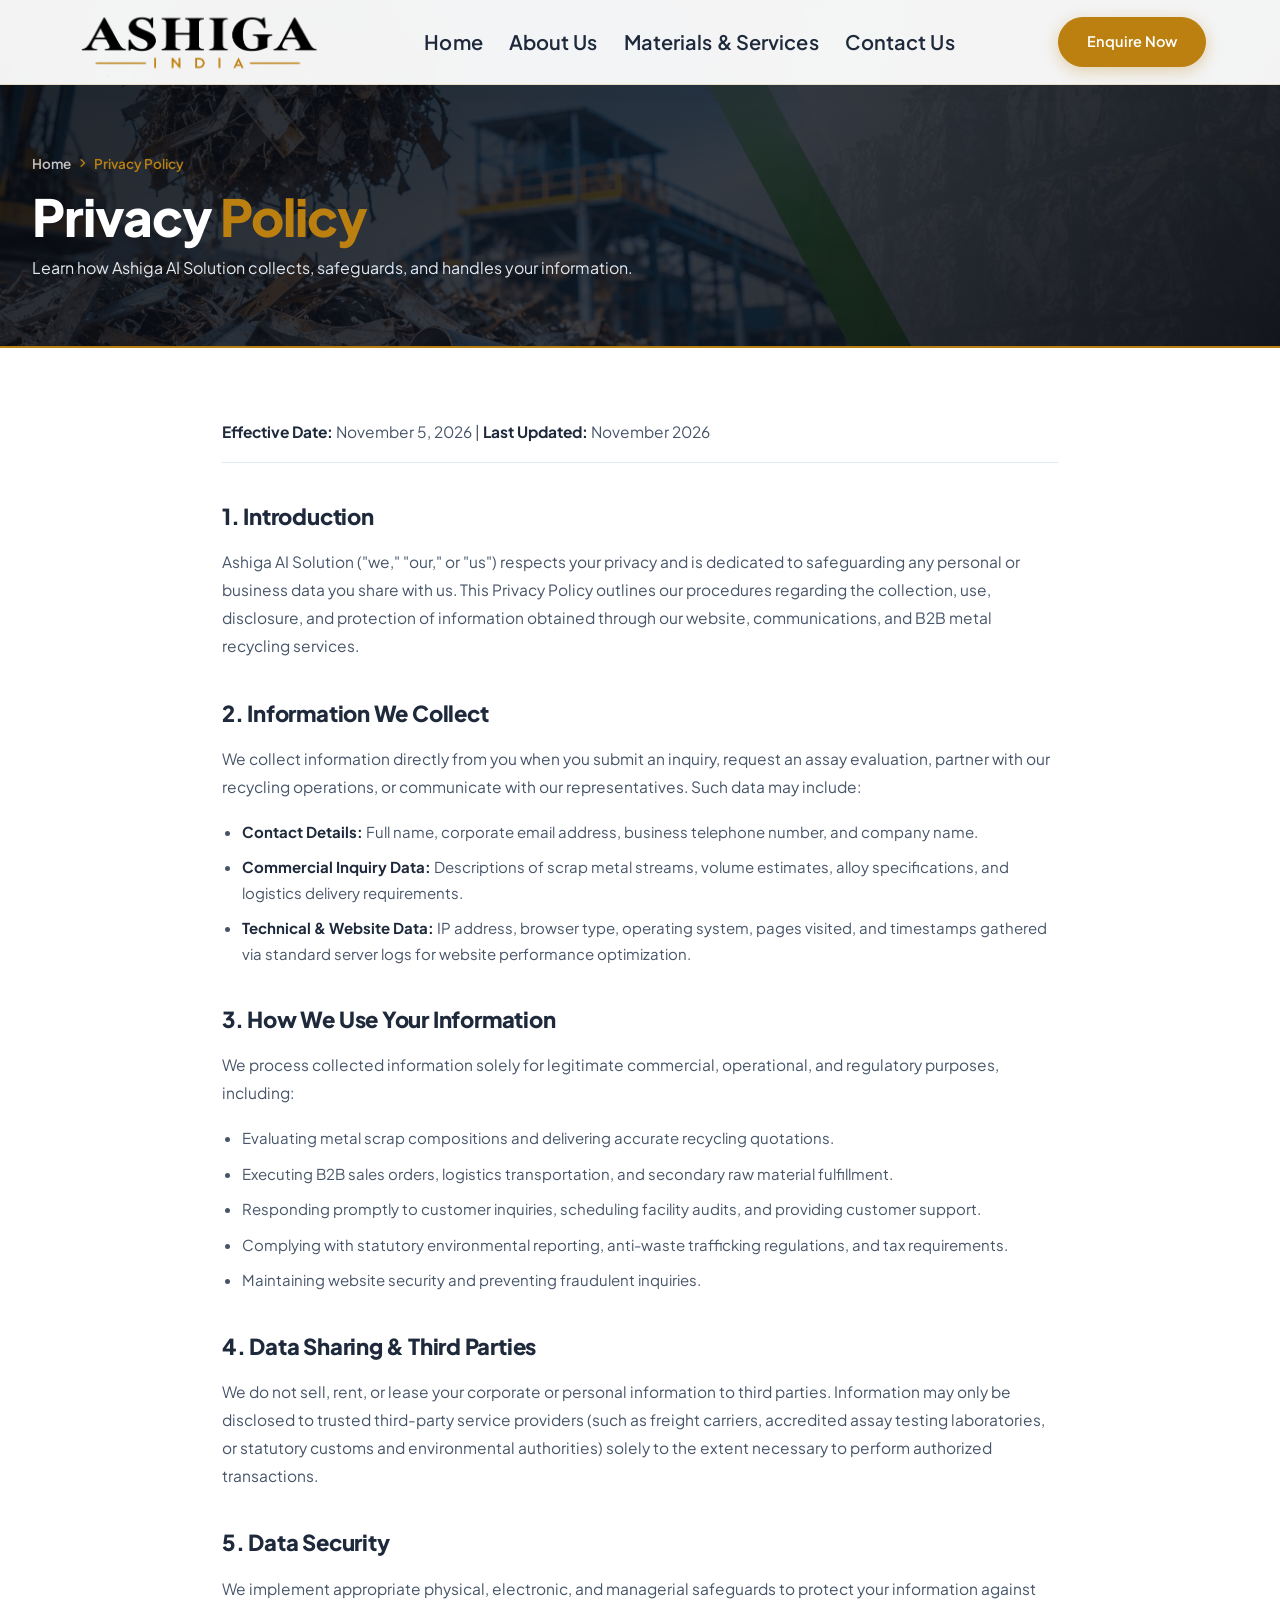
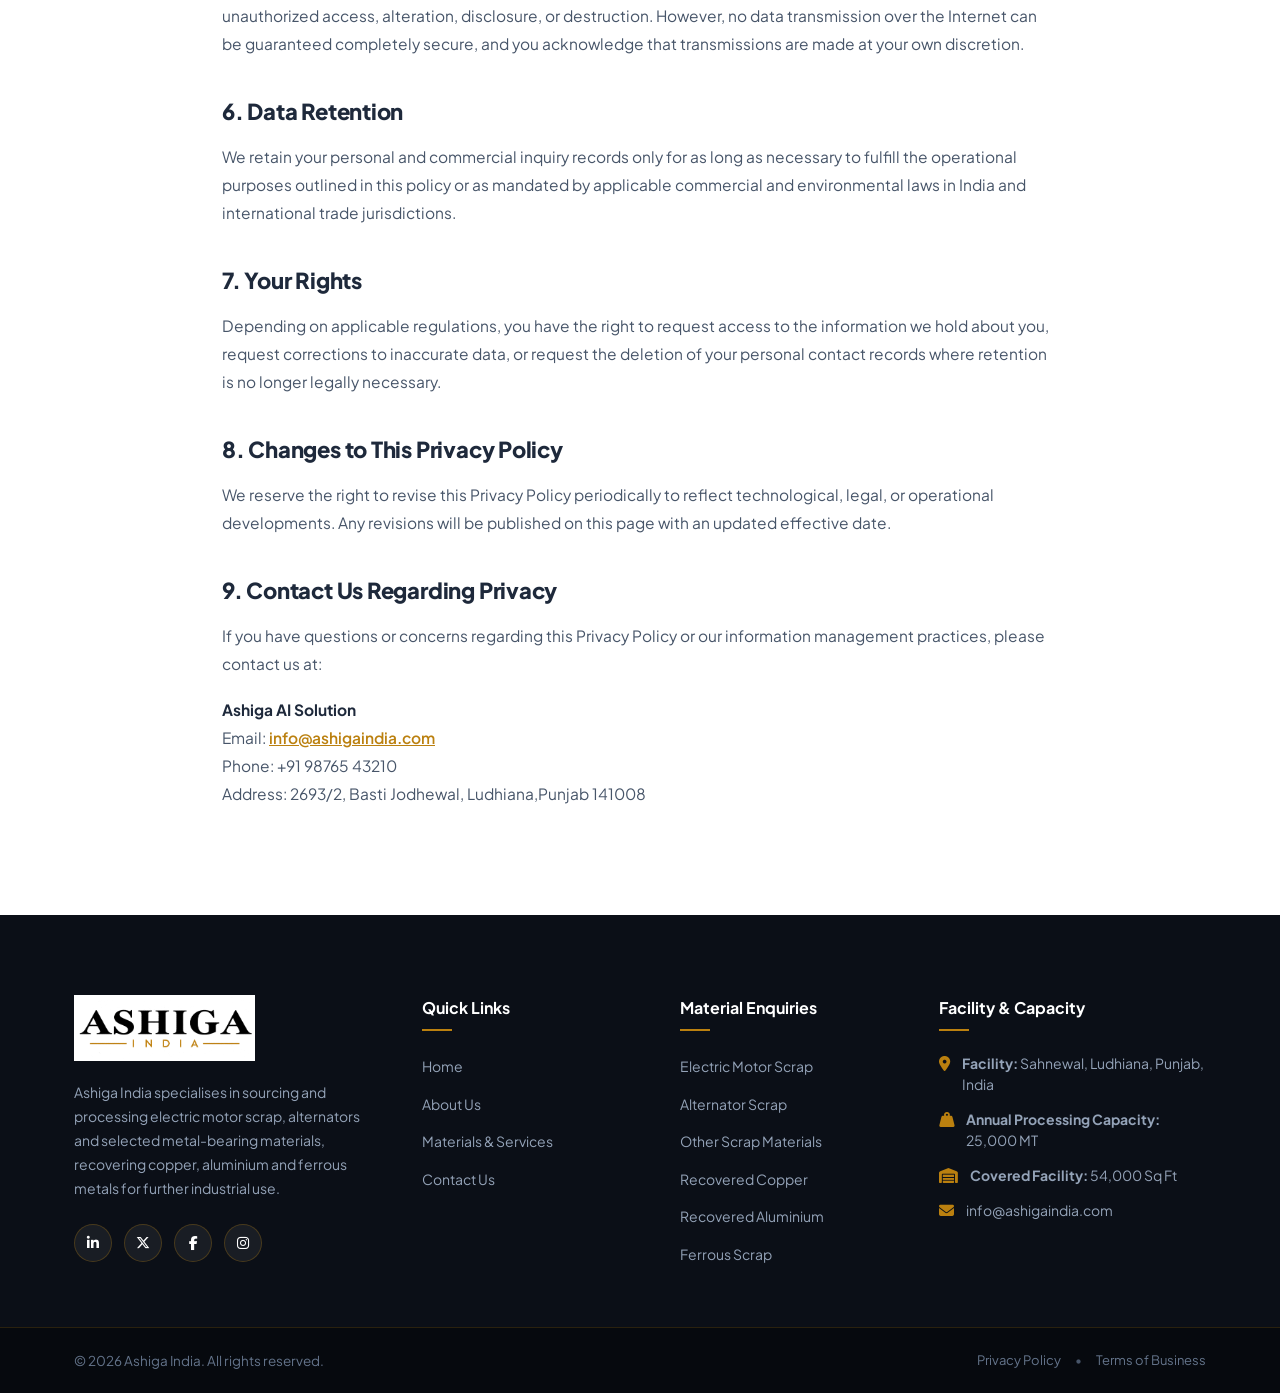
<file: privacy-policy.html>
<!DOCTYPE html>
<html lang="en">

<head>
    <meta charset="UTF-8">
    <meta name="viewport" content="width=device-width, initial-scale=1.0">
    <title>Privacy Policy - Ashiga AI Solution | Metal Recycling & Recovery</title>
    <link rel="icon" href="assets/favicon.ico">

    <!-- Google Fonts -->
    <link rel="preconnect" href="https://fonts.googleapis.com">
    <link rel="preconnect" href="https://fonts.gstatic.com" crossorigin>
    <link href="https://fonts.googleapis.com/css2?family=Plus+Jakarta+Sans:wght@400;500;600;700;800&display=swap"
        rel="stylesheet">
    <!-- Font Awesome Icons -->
    <link rel="stylesheet" href="https://cdnjs.cloudflare.com/ajax/libs/font-awesome/6.5.1/css/all.min.css">
    <!-- Stylesheets -->
    <link rel="stylesheet" href="style/style.css">
    <link rel="stylesheet" href="style/responsive.css">
    <link rel="stylesheet" href="https://cdnjs.cloudflare.com/ajax/libs/animate.css/4.1.1/animate.min.css" />
</head>

<body>
    <header class="site-header">
        <nav class="navbar">
            <div class="nav-container">
                <!-- Logo -->
                <a href="index.html" class="nav-logo" aria-label="Ashiga Homepage">
                    <img src="assets/ashiga-logo.png" alt="Ashiga Logo">
                </a>

                <!-- Navigation Links -->
                <ul class="nav-menu" id="navMenu">
                    <li class="nav-item">
                        <a href="index.html" class="nav-link">Home</a>
                    </li>
                    <li class="nav-item">
                        <a href="about-us.html" class="nav-link">About Us</a>
                    </li>
                    <li class="nav-item">
                        <a href="materials-serivces.html" class="nav-link">Materials & Services</a>
                    </li>

                    <li class="nav-item">
                        <a href="contact-us.html" class="nav-link">Contact Us</a>
                    </li>
                    <!-- Mobile View CTA (shown inside drawer on small screens) -->
                    <li class="nav-item mobile-cta-item">
                        <a href="contact-us.html" class="btn btn-enquire">Enquire Now</a>
                    </li>
                </ul>

                <!-- Right Side Enquire Button & Mobile Toggle -->
                <div class="nav-actions">
                    <a href="contact-us.html" class="btn btn-enquire nav-desktop-btn">Enquire Now</a>

                    <button class="mobile-toggle" id="mobileToggle" aria-label="Toggle Navigation Menu"
                        aria-expanded="false">
                        <span class="bar"></span>
                        <span class="bar"></span>
                        <span class="bar"></span>
                    </button>
                </div>
            </div>
        </nav>
    </header>

    <!-- Main Content -->
    <main>
        <!-- Same Compact Hero Section with Full-Width Background Image -->
        <section class="page-hero">
            <div class="page-hero-bg">
                <img src="assets/slide2.jpg" alt="Privacy Policy" class="page-hero-img" style="transform: scaleX(-1);">
                <div class="page-hero-overlay"></div>
            </div>
            <div class="page-hero-container">
                <div class="page-hero-breadcrumbs">
                    <a href="index.html">Home</a>
                    <i class="fa-solid fa-angle-right"></i>
                    <span class="current">Privacy Policy</span>
                </div>
                <h1 class="page-hero-title">Privacy <span class="highlight-text">Policy</span></h1>
                <p class="page-hero-subtitle">
                    Learn how Ashiga AI Solution collects, safeguards, and handles your information.
                </p>
            </div>
        </section>

        <!-- Simple Text Content Section (No boxes, no fancy design) -->
        <section class="simple-text-section">
            <div class="simple-text-container">
                <p class="text-meta"><strong>Effective Date:</strong> November 5, 2026 | <strong>Last Updated:</strong>
                    November 2026</p>

                <h2>1. Introduction</h2>
                <p>
                    Ashiga AI Solution ("we," "our," or "us") respects your privacy and is dedicated to safeguarding any
                    personal or business data you share with us. This Privacy Policy outlines our procedures regarding
                    the collection, use, disclosure, and protection of information obtained through our website,
                    communications, and B2B metal recycling services.
                </p>

                <h2>2. Information We Collect</h2>
                <p>We collect information directly from you when you submit an inquiry, request an assay evaluation,
                    partner with our recycling operations, or communicate with our representatives. Such data may
                    include:</p>
                <ul>
                    <li><strong>Contact Details:</strong> Full name, corporate email address, business telephone number,
                        and company name.</li>
                    <li><strong>Commercial Inquiry Data:</strong> Descriptions of scrap metal streams, volume estimates,
                        alloy specifications, and logistics delivery requirements.</li>
                    <li><strong>Technical & Website Data:</strong> IP address, browser type, operating system, pages
                        visited, and timestamps gathered via standard server logs for website performance optimization.
                    </li>
                </ul>

                <h2>3. How We Use Your Information</h2>
                <p>We process collected information solely for legitimate commercial, operational, and regulatory
                    purposes, including:</p>
                <ul>
                    <li>Evaluating metal scrap compositions and delivering accurate recycling quotations.</li>
                    <li>Executing B2B sales orders, logistics transportation, and secondary raw material fulfillment.
                    </li>
                    <li>Responding promptly to customer inquiries, scheduling facility audits, and providing customer
                        support.</li>
                    <li>Complying with statutory environmental reporting, anti-waste trafficking regulations, and tax
                        requirements.</li>
                    <li>Maintaining website security and preventing fraudulent inquiries.</li>
                </ul>

                <h2>4. Data Sharing & Third Parties</h2>
                <p>
                    We do not sell, rent, or lease your corporate or personal information to third parties. Information
                    may only be disclosed to trusted third-party service providers (such as freight carriers, accredited
                    assay testing laboratories, or statutory customs and environmental authorities) solely to the extent
                    necessary to perform authorized transactions.
                </p>

                <h2>5. Data Security</h2>
                <p>
                    We implement appropriate physical, electronic, and managerial safeguards to protect your information
                    against unauthorized access, alteration, disclosure, or destruction. However, no data transmission
                    over the Internet can be guaranteed completely secure, and you acknowledge that transmissions are
                    made at your own discretion.
                </p>

                <h2>6. Data Retention</h2>
                <p>
                    We retain your personal and commercial inquiry records only for as long as necessary to fulfill the
                    operational purposes outlined in this policy or as mandated by applicable commercial and
                    environmental laws in India and international trade jurisdictions.
                </p>

                <h2>7. Your Rights</h2>
                <p>
                    Depending on applicable regulations, you have the right to request access to the information we hold
                    about you, request corrections to inaccurate data, or request the deletion of your personal contact
                    records where retention is no longer legally necessary.
                </p>

                <h2>8. Changes to This Privacy Policy</h2>
                <p>
                    We reserve the right to revise this Privacy Policy periodically to reflect technological, legal, or
                    operational developments. Any revisions will be published on this page with an updated effective
                    date.
                </p>

                <h2>9. Contact Us Regarding Privacy</h2>
                <p>
                    If you have questions or concerns regarding this Privacy Policy or our information management
                    practices, please contact us at:
                </p>
                <p>
                    <strong>Ashiga AI Solution</strong><br>
                    Email: <a href="mailto:info@ashigaindia.com" class="text-link">info@ashigaindia.com</a><br>
                    Phone: +91 98765 43210<br>
                    Address: 2693/2, Basti Jodhewal, Ludhiana,Punjab 141008
                </p>
            </div>
        </section>
    </main>

        <!-- Footer -->
    <footer class="site-footer">
        <div class="footer-top">
            <div class="footer-container">
                <div class="footer-grid">
                    <!-- Column 1: Brand & Bio -->
                    <div class="footer-col footer-brand-col">
                        <a href="index.html" class="footer-logo">
                            <img src="assets/ashiga-logo.png" alt="Ashiga India Logo">
                        </a>
                        <p class="footer-bio">
                            Ashiga India specialises in sourcing and processing electric motor scrap, alternators and selected metal-bearing materials, recovering copper, aluminium and ferrous metals for further industrial use.
                        </p>
                        <div class="footer-socials">
                            <a href="#" class="social-link" aria-label="LinkedIn"><i
                                    class="fa-brands fa-linkedin-in"></i></a>
                            <a href="#" class="social-link" aria-label="Twitter"><i
                                    class="fa-brands fa-x-twitter"></i></a>
                            <a href="#" class="social-link" aria-label="Facebook"><i
                                    class="fa-brands fa-facebook-f"></i></a>
                            <a href="#" class="social-link" aria-label="Instagram"><i
                                    class="fa-brands fa-instagram"></i></a>
                        </div>
                    </div>

                    <!-- Column 2: Quick Links -->
                    <div class="footer-col">
                        <h4 class="footer-title">Quick Links</h4>
                        <ul class="footer-links">
                            <li><a href="index.html">Home</a></li>
                            <li><a href="about-us.html">About Us</a></li>
                            <li><a href="materials-serivces.html">Materials &amp; Services</a></li>
                            <li><a href="contact-us.html">Contact Us</a></li>
                        </ul>
                    </div>

                    <!-- Column 3: Material Enquiries -->
                    <div class="footer-col">
                        <h4 class="footer-title">Material Enquiries</h4>
                        <ul class="footer-links">
                            <li><a href="materials-serivces.html#motor-scrap">Electric Motor Scrap</a></li>
                            <li><a href="materials-serivces.html#alternator-scrap">Alternator Scrap</a></li>
                            <li><a href="materials-serivces.html#appliance-scrap">Other Scrap Materials</a></li>
                            <li><a href="materials-serivces.html#metal-supply">Recovered Copper</a></li>
                            <li><a href="materials-serivces.html#metal-supply">Recovered Aluminium</a></li>
                            <li><a href="materials-serivces.html#metal-supply">Ferrous Scrap</a></li>
                        </ul>
                    </div>

                    <!-- Column 4: Facility & Operations -->
                    <div class="footer-col footer-contact-col">
                        <h4 class="footer-title">Facility &amp; Capacity</h4>
                        <ul class="footer-contact-list">
                            <li>
                                <i class="fa-solid fa-location-dot contact-icon"></i>
                                <span><strong>Facility:</strong> Sahnewal, Ludhiana, Punjab, India</span>
                            </li>
                            <li>
                                <i class="fa-solid fa-weight-hanging contact-icon"></i>
                                <span><strong>Annual Processing Capacity:</strong> 25,000 MT</span>
                            </li>
                            <li>
                                <i class="fa-solid fa-warehouse contact-icon"></i>
                                <span><strong>Covered Facility:</strong> 54,000 Sq Ft</span>
                            </li>
                            <li>
                                <i class="fa-solid fa-envelope contact-icon"></i>
                                <span>info@ashigaindia.com</span>
                            </li>
                        </ul>
                    </div>
                </div>
            </div>
        </div>

        <!-- Footer Bottom Bar -->
        <div class="footer-bottom">
            <div class="footer-container bottom-container">
                <p class="copyright-text">
                    &copy; 2026 Ashiga India. All rights reserved.
                </p>
                <div class="footer-bottom-links">
                    <a href="privacy-policy.html">Privacy Policy</a>
                    <span class="sep">•</span>
                    <a href="terms-condition.html">Terms of Business</a>
                </div>
            </div>
        </div>
    </footer>

    <!-- Scripts -->
    <script src="script/script.js"></script>
</body>

</html>
</file>
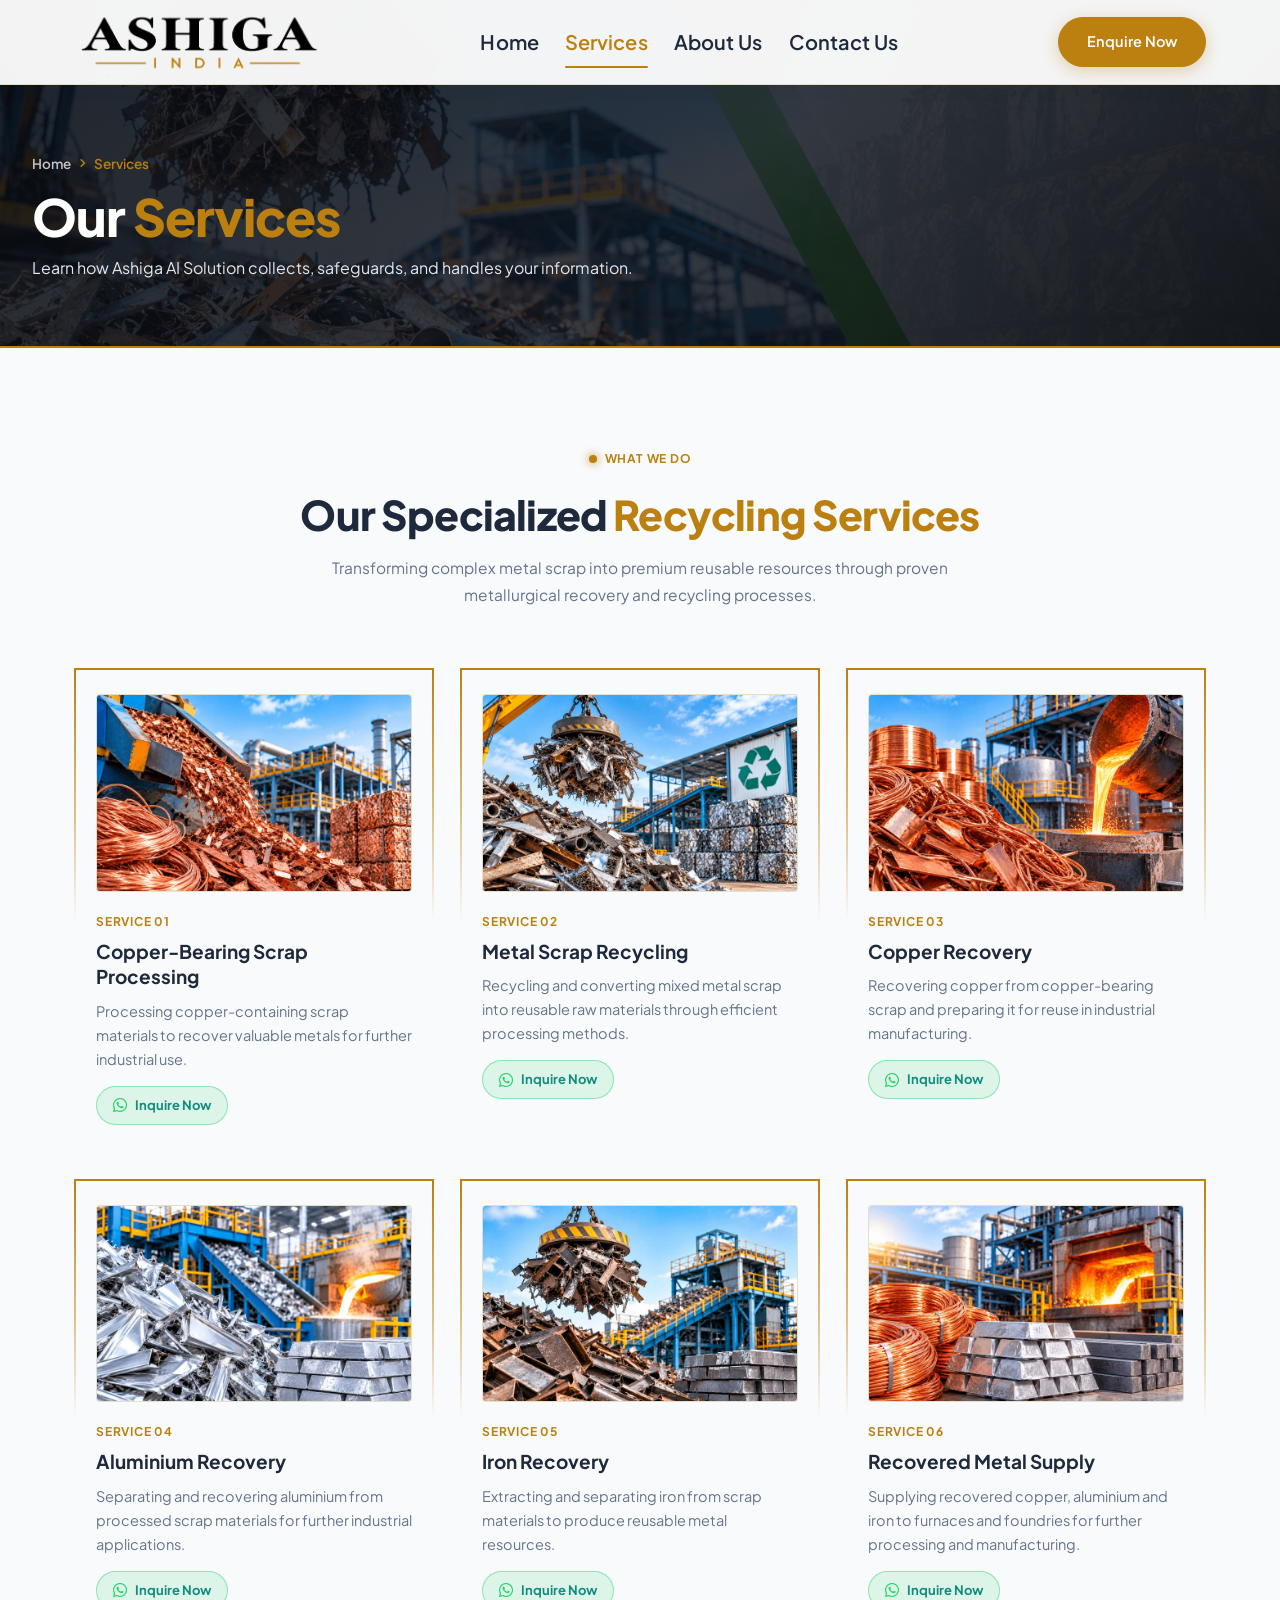
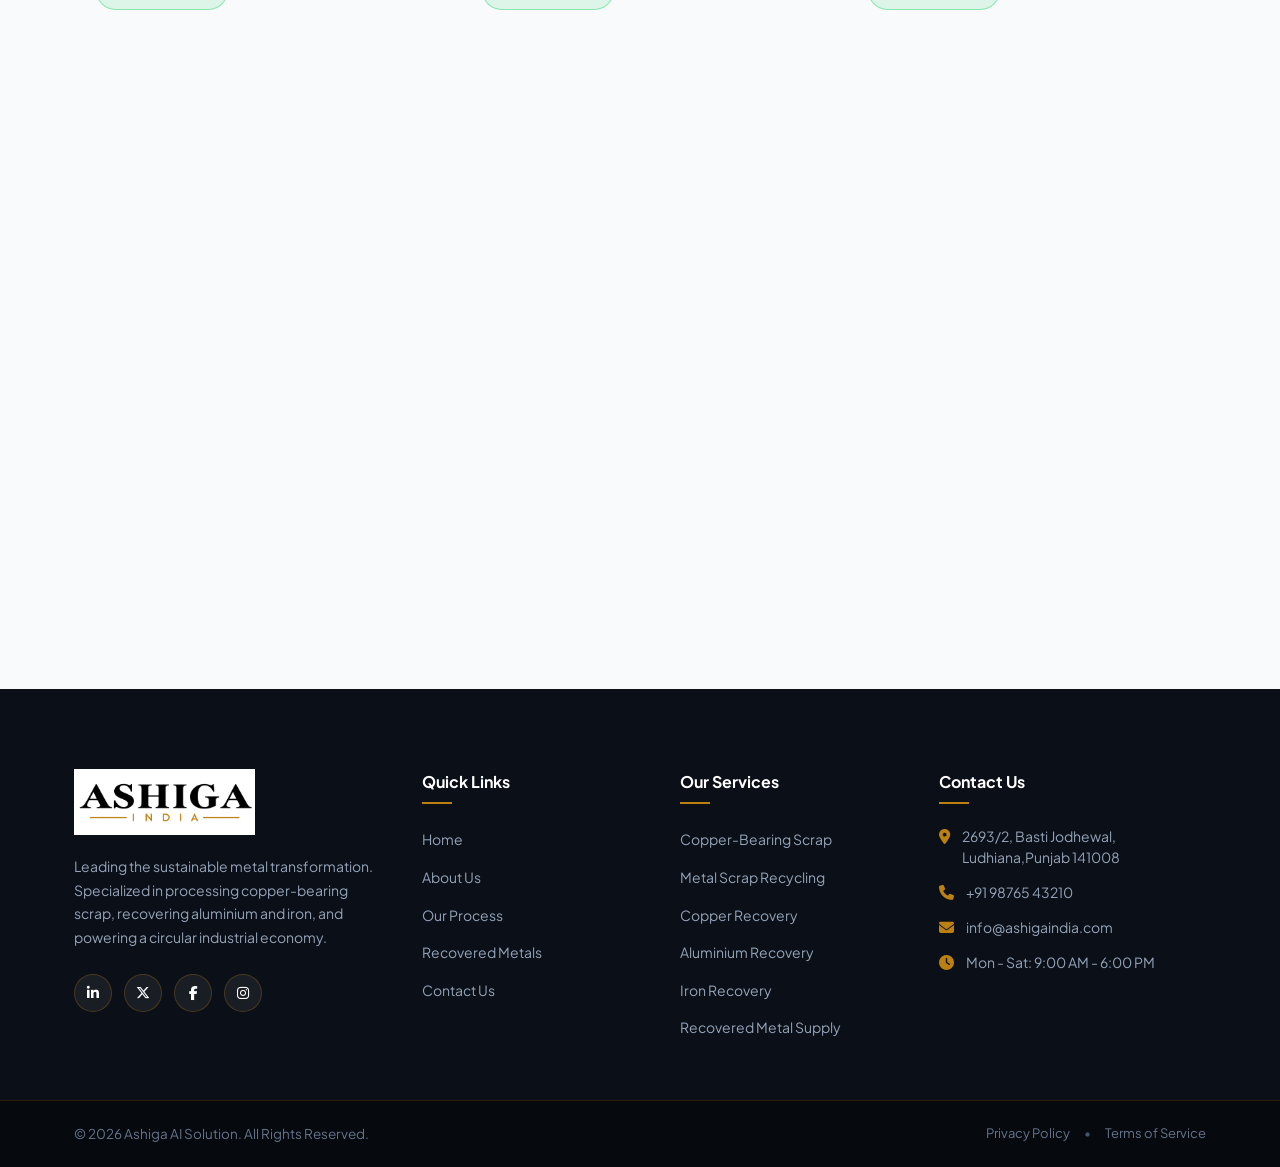
<file: serivces.html>
<!DOCTYPE html>
<html lang="en">

<head>
    <meta charset="UTF-8">
    <meta name="viewport" content="width=device-width, initial-scale=1.0">
    <title>Services - Ashiga AI Solution | Metal Recycling & Recovery</title>
    <link rel="icon" href="assets/favicon.ico">

    <!-- Google Fonts -->
    <link rel="preconnect" href="https://fonts.googleapis.com">
    <link rel="preconnect" href="https://fonts.gstatic.com" crossorigin>
    <link href="https://fonts.googleapis.com/css2?family=Plus+Jakarta+Sans:wght@400;500;600;700;800&display=swap"
        rel="stylesheet">
    <!-- Font Awesome Icons -->
    <link rel="stylesheet" href="https://cdnjs.cloudflare.com/ajax/libs/font-awesome/6.5.1/css/all.min.css">
    <!-- Stylesheets -->
    <link rel="stylesheet" href="style/style.css">
    <link rel="stylesheet" href="style/responsive.css">
    <link rel="stylesheet" href="https://cdnjs.cloudflare.com/ajax/libs/animate.css/4.1.1/animate.min.css" />
</head>

<body>

    <!-- Header & Navigation -->
    <header class="site-header">
        <nav class="navbar">
            <div class="nav-container">
                <!-- Logo -->
                <a href="index.html" class="nav-logo" aria-label="Ashiga Homepage">
                    <img src="assets/ashiga-logo.png" alt="Ashiga Logo">
                </a>

                <!-- Navigation Links -->
                <ul class="nav-menu" id="navMenu">
                    <li class="nav-item">
                        <a href="index.html" class="nav-link">Home</a>
                    </li>
                    <li class="nav-item">
                        <a href="serivces.html" class="nav-link active">Services</a>
                    </li>
                    <li class="nav-item">
                        <a href="about-us.html" class="nav-link">About Us</a>
                    </li>

                    <li class="nav-item">
                        <a href="contact-us.html" class="nav-link">Contact Us</a>
                    </li>
                    <!-- Mobile View CTA (shown inside drawer on small screens) -->
                    <li class="nav-item mobile-cta-item">
                        <a href="contact-us.html" class="btn btn-enquire">Enquire Now</a>
                    </li>
                </ul>

                <!-- Right Side Enquire Button & Mobile Toggle -->
                <div class="nav-actions">
                    <a href="contact-us.html" class="btn btn-enquire nav-desktop-btn">Enquire Now</a>

                    <button class="mobile-toggle" id="mobileToggle" aria-label="Toggle Navigation Menu"
                        aria-expanded="false">
                        <span class="bar"></span>
                        <span class="bar"></span>
                        <span class="bar"></span>
                    </button>
                </div>
            </div>
        </nav>
    </header>

    <!-- Main Content -->
    <main>
        <!-- Same Compact Hero Section with Full-Width Background Image -->
        <section class="page-hero">
            <div class="page-hero-bg">
                <img src="assets/slide2.jpg" alt="Privacy Policy" class="page-hero-img" style="transform: scaleX(-1);">
                <div class="page-hero-overlay"></div>
            </div>
            <div class="page-hero-container">
                <div class="page-hero-breadcrumbs">
                    <a href="index.html">Home</a>
                    <i class="fa-solid fa-angle-right"></i>
                    <span class="current">Services</span>
                </div>
                <h1 class="page-hero-title">Our <span class="highlight-text">Services</span></h1>
                <p class="page-hero-subtitle">
                    Learn how Ashiga AI Solution collects, safeguards, and handles your information.
                </p>
            </div>
        </section>

             <section class="services-section" id="process">
            <div class="services-container">
                <!-- Section Header -->
                <div class="services-header">
                    <div class="services-tag">
                        <span class="tag-pulse"></span>
                        <span class="tag-text">What We Do</span>
                    </div>
                    <h2 class="services-main-title">
                        Our Specialized <span class="highlight-text">Recycling Services</span>
                    </h2>
                    <p class="services-subtitle">
                        Transforming complex metal scrap into premium reusable resources through proven metallurgical
                        recovery and recycling processes.
                    </p>
                </div>

                <!-- 6 Service Items Grid (Default 3 columns desktop, 2 columns mobile & unfolded phones) -->
                <div class="services-grid">
                    <!-- Service 1: Copper-Bearing Scrap Processing -->
                    <div class="service-item">
                        <div class="service-img-wrapper">
                            <img src="assets/serv1.jpg" alt="Copper-Bearing Scrap Processing" class="service-img">
                            <div class="service-img-placeholder">
                                <div class="service-icon-box">
                                    <svg width="30" height="30" viewBox="0 0 24 24" fill="none" stroke="#BB800F"
                                        stroke-width="1.8" stroke-linecap="round" stroke-linejoin="round">
                                        <rect x="2" y="7" width="20" height="14" rx="2" ry="2"></rect>
                                        <path d="M16 21V5a2 2 0 0 0-2-2h-4a2 2 0 0 0-2 2v16"></path>
                                    </svg>
                                </div>
                            </div>
                        </div>
                        <div class="service-content">
                            <span class="service-num-tag">Service 01</span>
                            <h3 class="service-title">Copper-Bearing Scrap Processing</h3>
                            <p class="service-desc">Processing copper-containing scrap materials to recover valuable
                                metals for further industrial use.</p>
                            <a href="https://wa.me/919876543210?text=Hello%20Ashiga%20AI%20Solution%2C%20I%20am%20interested%20in%20your%20Copper-Bearing%20Scrap%20Processing%20service.%20Please%20share%20more%20details."
                                target="_blank" rel="noopener noreferrer" class="service-whatsapp-btn"
                                aria-label="Enquire about Copper-Bearing Scrap Processing on WhatsApp">
                                <i class="fa-brands fa-whatsapp"></i>
                                <span>Inquire Now</span>
                            </a>
                        </div>
                    </div>

                    <!-- Service 2: Metal Scrap Recycling -->
                    <div class="service-item">
                        <div class="service-img-wrapper">
                            <img src="assets/serv2.jpg" alt="Metal Scrap Recycling" class="service-img">
                            <div class="service-img-placeholder">
                                <div class="service-icon-box">
                                    <svg width="30" height="30" viewBox="0 0 24 24" fill="none" stroke="#BB800F"
                                        stroke-width="1.8" stroke-linecap="round" stroke-linejoin="round">
                                        <polyline points="23 4 23 10 17 10"></polyline>
                                        <polyline points="1 20 1 14 7 14"></polyline>
                                        <path d="M3.51 9a9 9 0 0 1 14.85-3.36L23 10M1 14l4.64 4.36A9 9 0 0 0 20.49 15">
                                        </path>
                                    </svg>
                                </div>
                            </div>
                        </div>
                        <div class="service-content">
                            <span class="service-num-tag">Service 02</span>
                            <h3 class="service-title">Metal Scrap Recycling</h3>
                            <p class="service-desc">Recycling and converting mixed metal scrap into reusable raw
                                materials through efficient processing methods.</p>
                            <a href="https://wa.me/919876543210?text=Hello%20Ashiga%20AI%20Solution%2C%20I%20am%20interested%20in%20your%20Metal%20Scrap%20Recycling%20service.%20Please%20share%20more%20details."
                                target="_blank" rel="noopener noreferrer" class="service-whatsapp-btn"
                                aria-label="Enquire about Metal Scrap Recycling on WhatsApp">
                                <i class="fa-brands fa-whatsapp"></i>
                                <span>Inquire Now</span>
                            </a>
                        </div>
                    </div>

                    <!-- Service 3: Copper Recovery -->
                    <div class="service-item">
                        <div class="service-img-wrapper">
                            <img src="assets/serv3.jpg" alt="Copper Recovery" class="service-img">
                            <div class="service-img-placeholder">
                                <div class="service-icon-box">
                                    <svg width="30" height="30" viewBox="0 0 24 24" fill="none" stroke="#BB800F"
                                        stroke-width="1.8" stroke-linecap="round" stroke-linejoin="round">
                                        <polygon points="12 2 2 7 12 12 22 7 12 2"></polygon>
                                        <polyline points="2 17 12 22 22 17"></polyline>
                                        <polyline points="2 12 12 17 22 12"></polyline>
                                    </svg>
                                </div>
                            </div>
                        </div>
                        <div class="service-content">
                            <span class="service-num-tag">Service 03</span>
                            <h3 class="service-title">Copper Recovery</h3>
                            <p class="service-desc">Recovering copper from copper-bearing scrap and preparing it for
                                reuse in industrial manufacturing.</p>
                            <a href="https://wa.me/919876543210?text=Hello%20Ashiga%20AI%20Solution%2C%20I%20am%20interested%20in%20your%20Copper%20Recovery%20service.%20Please%20share%20more%20details."
                                target="_blank" rel="noopener noreferrer" class="service-whatsapp-btn"
                                aria-label="Enquire about Copper Recovery on WhatsApp">
                                <i class="fa-brands fa-whatsapp"></i>
                                <span>Inquire Now</span>
                            </a>
                        </div>
                    </div>

                    <!-- Service 4: Aluminium Recovery -->
                    <div class="service-item">
                        <div class="service-img-wrapper">
                            <img src="assets/serv4.jpg" alt="Aluminium Recovery" class="service-img">
                            <div class="service-img-placeholder">
                                <div class="service-icon-box">
                                    <svg width="30" height="30" viewBox="0 0 24 24" fill="none" stroke="#BB800F"
                                        stroke-width="1.8" stroke-linecap="round" stroke-linejoin="round">
                                        <circle cx="12" cy="12" r="10"></circle>
                                        <circle cx="12" cy="12" r="6"></circle>
                                        <circle cx="12" cy="12" r="2"></circle>
                                    </svg>
                                </div>
                            </div>
                        </div>
                        <div class="service-content">
                            <span class="service-num-tag">Service 04</span>
                            <h3 class="service-title">Aluminium Recovery</h3>
                            <p class="service-desc">Separating and recovering aluminium from processed scrap materials
                                for further industrial applications.</p>
                            <a href="https://wa.me/919876543210?text=Hello%20Ashiga%20AI%20Solution%2C%20I%20am%20interested%20in%20your%20Aluminium%20Recovery%20service.%20Please%20share%20more%20details."
                                target="_blank" rel="noopener noreferrer" class="service-whatsapp-btn"
                                aria-label="Enquire about Aluminium Recovery on WhatsApp">
                                <i class="fa-brands fa-whatsapp"></i>
                                <span>Inquire Now</span>
                            </a>
                        </div>
                    </div>

                    <!-- Service 5: Iron Recovery -->
                    <div class="service-item">
                        <div class="service-img-wrapper">
                            <img src="assets/serv5.jpg" alt="Iron Recovery" class="service-img">
                            <div class="service-img-placeholder">
                                <div class="service-icon-box">
                                    <svg width="30" height="30" viewBox="0 0 24 24" fill="none" stroke="#BB800F"
                                        stroke-width="1.8" stroke-linecap="round" stroke-linejoin="round">
                                        <path d="M12 2v20M17 5H9.5a3.5 3.5 0 0 0 0 7h5a3.5 3.5 0 0 1 0 7H6"></path>
                                    </svg>
                                </div>
                            </div>
                        </div>
                        <div class="service-content">
                            <span class="service-num-tag">Service 05</span>
                            <h3 class="service-title">Iron Recovery</h3>
                            <p class="service-desc">Extracting and separating iron from scrap materials to produce
                                reusable metal resources.</p>
                            <a href="https://wa.me/919876543210?text=Hello%20Ashiga%20AI%20Solution%2C%20I%20am%20interested%20in%20your%20Iron%20Recovery%20service.%20Please%20share%20more%20details."
                                target="_blank" rel="noopener noreferrer" class="service-whatsapp-btn"
                                aria-label="Enquire about Iron Recovery on WhatsApp">
                                <i class="fa-brands fa-whatsapp"></i>
                                <span>Inquire Now</span>
                            </a>
                        </div>
                    </div>

                    <!-- Service 6: Recovered Metal Supply -->
                    <div class="service-item">
                        <div class="service-img-wrapper">
                            <img src="assets/serv6.jpg" alt="Recovered Metal Supply" class="service-img">
                            <div class="service-img-placeholder">
                                <div class="service-icon-box">
                                    <svg width="30" height="30" viewBox="0 0 24 24" fill="none" stroke="#BB800F"
                                        stroke-width="1.8" stroke-linecap="round" stroke-linejoin="round">
                                        <rect x="1" y="3" width="15" height="13"></rect>
                                        <polygon points="16 8 20 8 23 11 23 16 16 16 16 8"></polygon>
                                        <circle cx="5.5" cy="18.5" r="2.5"></circle>
                                        <circle cx="18.5" cy="18.5" r="2.5"></circle>
                                    </svg>
                                </div>
                            </div>
                        </div>
                        <div class="service-content">
                            <span class="service-num-tag">Service 06</span>
                            <h3 class="service-title">Recovered Metal Supply</h3>
                            <p class="service-desc">Supplying recovered copper, aluminium and iron to furnaces and
                                foundries for further processing and manufacturing.</p>
                            <a href="https://wa.me/919876543210?text=Hello%20Ashiga%20AI%20Solution%2C%20I%20am%20interested%20in%20your%20Recovered%20Metal%20Supply%20service.%20Please%20share%20more%20details."
                                target="_blank" rel="noopener noreferrer" class="service-whatsapp-btn"
                                aria-label="Enquire about Recovered Metal Supply on WhatsApp">
                                <i class="fa-brands fa-whatsapp"></i>
                                <span>Inquire Now</span>
                            </a>
                        </div>
                    </div>
                </div>
            </div>
        </section>
               <section class="cta-section">
            <div class="cta-container">
                <div class="cta-card">
                    <div class="cta-content">
                        <div class="section-tag cta-tag">
                            <span class="tag-pulse"></span>
                            <span class="tag-text">Get Started Today</span>
                        </div>
                        <h2 class="cta-heading">
                            Ready to Transform Your Metal Scrap Into <span class="highlight-text">Valuable
                                Resources?</span>
                        </h2>
                        <p class="cta-desc">
                            Partner with Ashiga AI Solution for certified scrap processing, transparent assays, and
                            reliable circular supply for foundries and smelters worldwide.
                        </p>
                        <div class="cta-buttons">
                            <a href="contact-us.html" class="btn btn-primary">
                                <span>Enquire Now</span>
                                <i class="fa-solid fa-arrow-right btn-icon"></i>
                            </a>
                            <a href="about-us.html" class="btn btn-secondary">
                                <span>Learn More About Us</span>
                            </a>
                        </div>
                    </div>
                </div>
            </div>
        </section>
    </main>

    <!-- Footer -->
    <footer class="site-footer">
        <div class="footer-top">
            <div class="footer-container">
                <div class="footer-grid">
                    <!-- Column 1: Brand & Bio -->
                    <div class="footer-col footer-brand-col">
                        <a href="index.html" class="footer-logo">
                            <img src="assets/ashiga-logo.png" alt="Ashiga Logo">
                        </a>
                        <p class="footer-bio">
                            Leading the sustainable metal transformation. Specialized in processing copper-bearing
                            scrap, recovering aluminium and iron, and powering a circular industrial economy.
                        </p>
                        <div class="footer-socials">
                            <a href="#" class="social-link" aria-label="LinkedIn"><i
                                    class="fa-brands fa-linkedin-in"></i></a>
                            <a href="#" class="social-link" aria-label="Twitter"><i
                                    class="fa-brands fa-x-twitter"></i></a>
                            <a href="#" class="social-link" aria-label="Facebook"><i
                                    class="fa-brands fa-facebook-f"></i></a>
                            <a href="#" class="social-link" aria-label="Instagram"><i
                                    class="fa-brands fa-instagram"></i></a>
                        </div>
                    </div>

                    <!-- Column 2: Quick Links -->
                    <div class="footer-col">
                        <h4 class="footer-title">Quick Links</h4>
                        <ul class="footer-links">
                            <li><a href="index.html">Home</a></li>
                            <li><a href="about-us.html">About Us</a></li>
                            <li><a href="index.html#process">Our Process</a></li>
                            <li><a href="index.html#recovered-metals">Recovered Metals</a></li>
                            <li><a href="contact-us.html">Contact Us</a></li>
                        </ul>
                    </div>

                    <!-- Column 3: Services -->
                    <div class="footer-col">
                        <h4 class="footer-title">Our Services</h4>
                        <ul class="footer-links">
                            <li><a href="index.html#process">Copper-Bearing Scrap</a></li>
                            <li><a href="index.html#process">Metal Scrap Recycling</a></li>
                            <li><a href="index.html#process">Copper Recovery</a></li>
                            <li><a href="index.html#process">Aluminium Recovery</a></li>
                            <li><a href="index.html#process">Iron Recovery</a></li>
                            <li><a href="index.html#process">Recovered Metal Supply</a></li>
                        </ul>
                    </div>

                    <!-- Column 4: Contact Info -->
                    <div class="footer-col footer-contact-col">
                        <h4 class="footer-title">Contact Us</h4>
                        <ul class="footer-contact-list">
                            <li>
                                <i class="fa-solid fa-location-dot contact-icon"></i>
                                <span>2693/2, Basti Jodhewal, Ludhiana,Punjab 141008</span>
                            </li>
                            <li>
                                <i class="fa-solid fa-phone contact-icon"></i>
                                <span>+91 98765 43210</span>
                            </li>
                            <li>
                                <i class="fa-solid fa-envelope contact-icon"></i>
                                <span>info@ashigaindia.com</span>
                            </li>
                            <li>
                                <i class="fa-solid fa-clock contact-icon"></i>
                                <span>Mon - Sat: 9:00 AM - 6:00 PM</span>
                            </li>
                        </ul>
                    </div>
                </div>
            </div>
        </div>

        <!-- Footer Bottom Bar -->
        <div class="footer-bottom">
            <div class="footer-container bottom-container">
                <p class="copyright-text">
                    &copy; 2026 Ashiga AI Solution. All Rights Reserved.
                </p>
                <div class="footer-bottom-links">
                    <a href="privacy-policy.html">Privacy Policy</a>
                    <span class="sep">•</span>
                    <a href="terms-condition.html">Terms of Service</a>
                </div>
            </div>
        </div>
    </footer>

    <!-- Scripts -->
    <script src="script/script.js"></script>
</body>

</html>
</file>
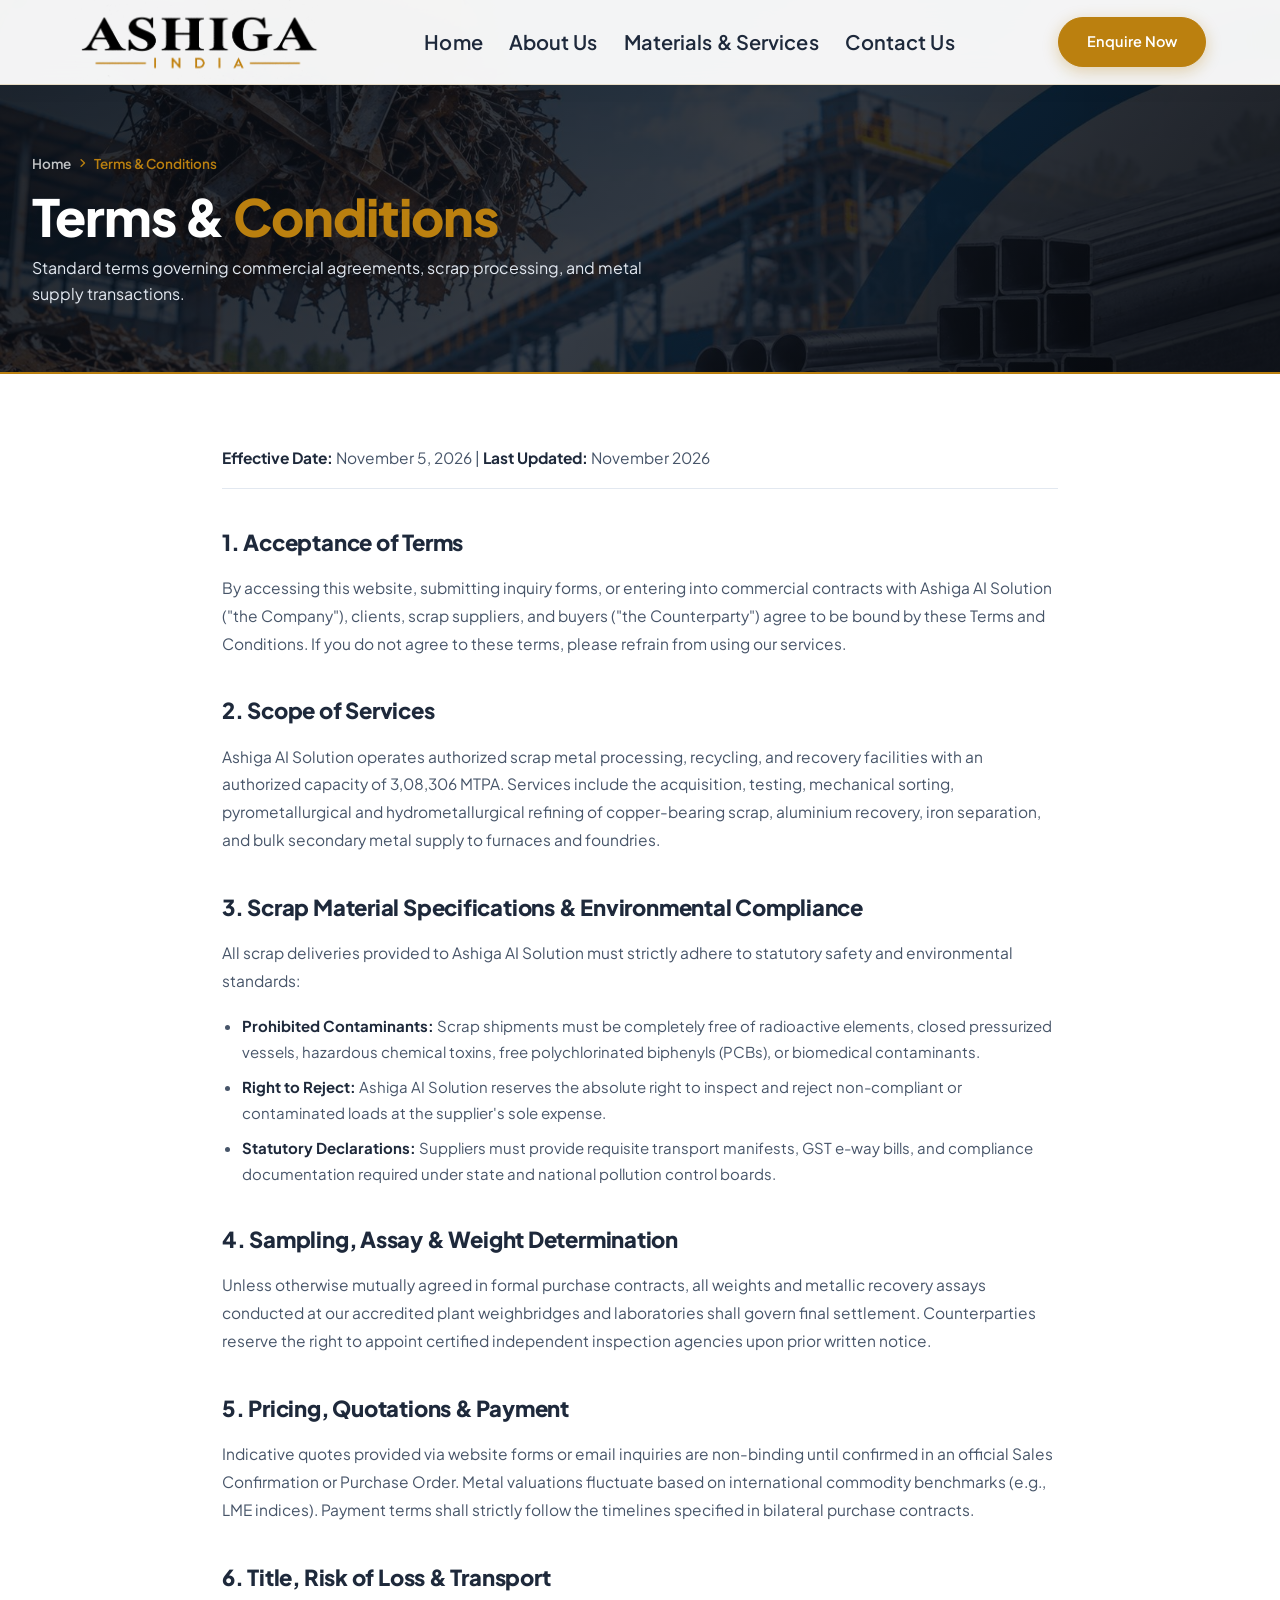
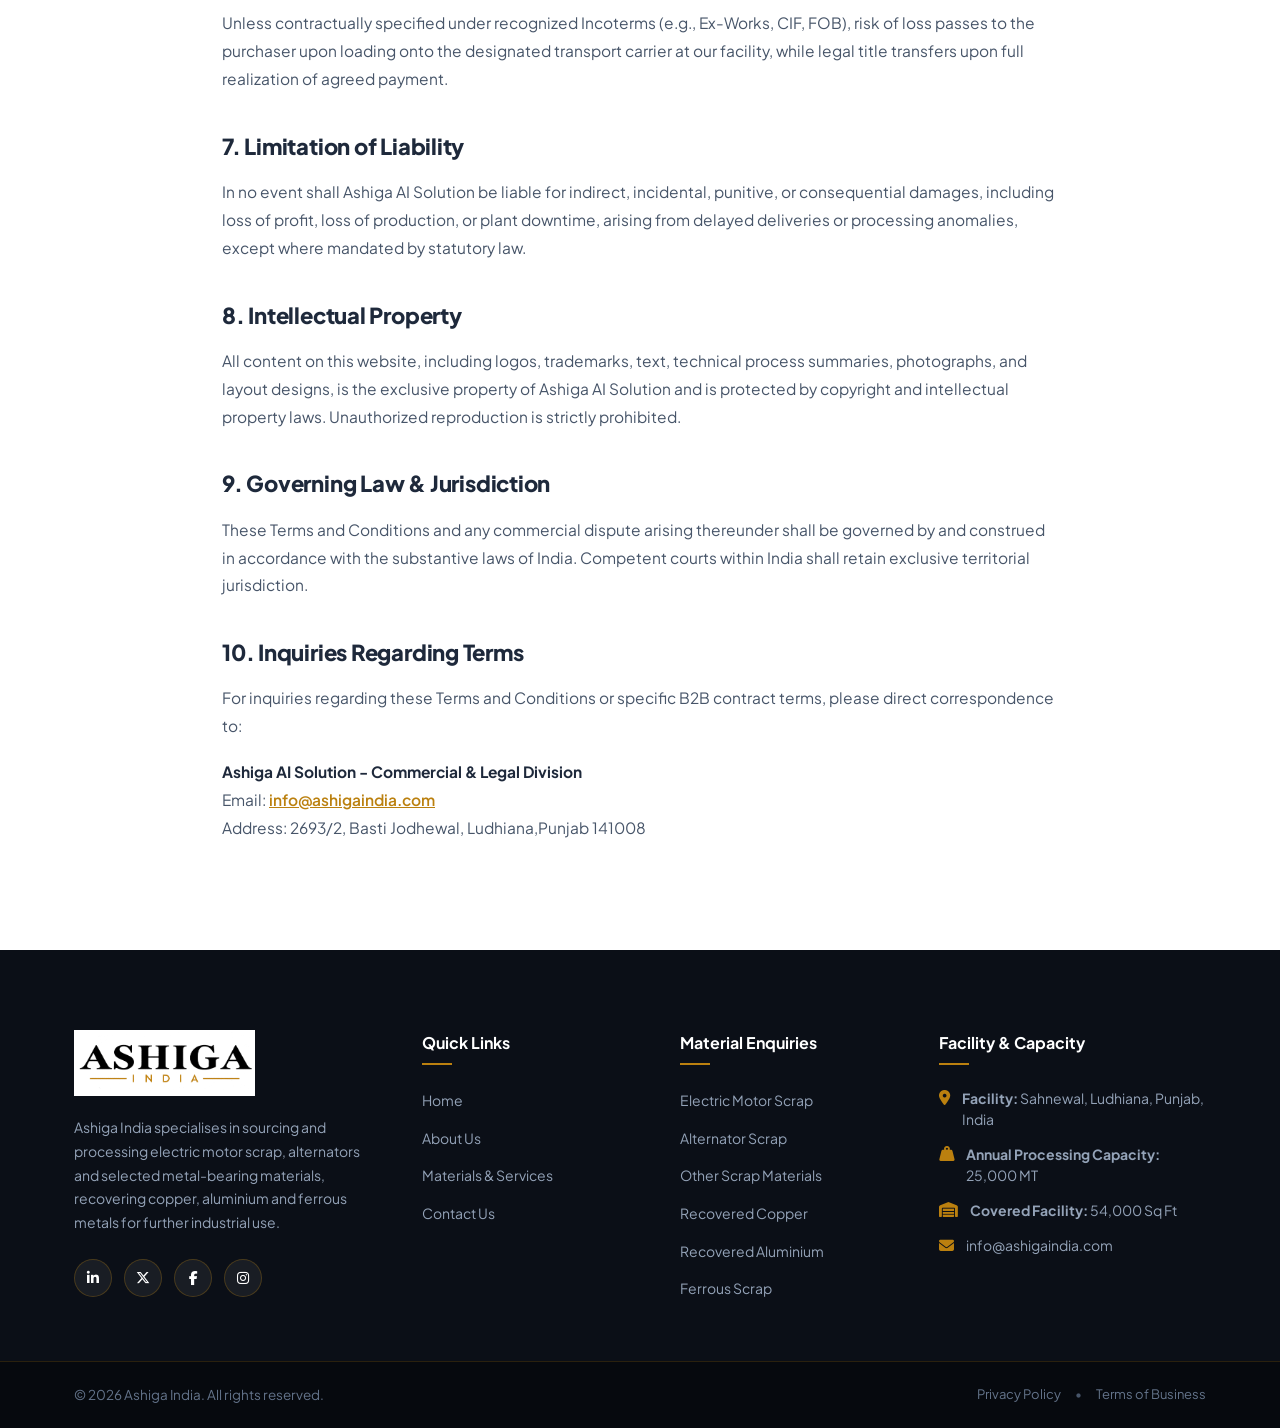
<file: terms-condition.html>
<!DOCTYPE html>
<html lang="en">

<head>
    <meta charset="UTF-8">
    <meta name="viewport" content="width=device-width, initial-scale=1.0">
    <title>Terms & Conditions - Ashiga AI Solution | Metal Recycling & Recovery</title>
    <link rel="icon" href="assets/favicon.ico">

    <!-- Google Fonts -->
    <link rel="preconnect" href="https://fonts.googleapis.com">
    <link rel="preconnect" href="https://fonts.gstatic.com" crossorigin>
    <link href="https://fonts.googleapis.com/css2?family=Plus+Jakarta+Sans:wght@400;500;600;700;800&display=swap"
        rel="stylesheet">
    <!-- Font Awesome Icons -->
    <link rel="stylesheet" href="https://cdnjs.cloudflare.com/ajax/libs/font-awesome/6.5.1/css/all.min.css">
    <!-- Stylesheets -->
    <link rel="stylesheet" href="style/style.css">
    <link rel="stylesheet" href="style/responsive.css">
    <link rel="stylesheet" href="https://cdnjs.cloudflare.com/ajax/libs/animate.css/4.1.1/animate.min.css" />
</head>

<body>

    <!-- Header & Navigation -->
    <header class="site-header">
        <nav class="navbar">
            <div class="nav-container">
                <!-- Logo -->
                <a href="index.html" class="nav-logo" aria-label="Ashiga Homepage">
                    <img src="assets/ashiga-logo.png" alt="Ashiga Logo">
                </a>

                <!-- Navigation Links -->
                <ul class="nav-menu" id="navMenu">
                    <li class="nav-item">
                        <a href="index.html" class="nav-link">Home</a>
                    </li>
                    <li class="nav-item">
                        <a href="about-us.html" class="nav-link">About Us</a>
                    </li>
                    <li class="nav-item">
                        <a href="materials-serivces.html" class="nav-link">Materials & Services</a>
                    </li>

                    <li class="nav-item">
                        <a href="contact-us.html" class="nav-link">Contact Us</a>
                    </li>
                    <!-- Mobile View CTA (shown inside drawer on small screens) -->
                    <li class="nav-item mobile-cta-item">
                        <a href="contact-us.html" class="btn btn-enquire">Enquire Now</a>
                    </li>
                </ul>

                <!-- Right Side Enquire Button & Mobile Toggle -->
                <div class="nav-actions">
                    <a href="contact-us.html" class="btn btn-enquire nav-desktop-btn">Enquire Now</a>

                    <button class="mobile-toggle" id="mobileToggle" aria-label="Toggle Navigation Menu"
                        aria-expanded="false">
                        <span class="bar"></span>
                        <span class="bar"></span>
                        <span class="bar"></span>
                    </button>
                </div>
            </div>
        </nav>
    </header>

    <!-- Main Content -->
    <main>
        <!-- Same Compact Hero Section with Full-Width Background Image -->
        <section class="page-hero">
            <div class="page-hero-bg">
                <img src="assets/slide3.jpg" alt="Terms and Conditions" class="page-hero-img">
                <div class="page-hero-overlay"></div>
            </div>
            <div class="page-hero-container">
                <div class="page-hero-breadcrumbs">
                    <a href="index.html">Home</a>
                    <i class="fa-solid fa-angle-right"></i>
                    <span class="current">Terms & Conditions</span>
                </div>
                <h1 class="page-hero-title">Terms & <span class="highlight-text">Conditions</span></h1>
                <p class="page-hero-subtitle">
                    Standard terms governing commercial agreements, scrap processing, and metal supply transactions.
                </p>
            </div>
        </section>

        <!-- Simple Text Content Section (No boxes, no fancy design) -->
        <section class="simple-text-section">
            <div class="simple-text-container">
                <p class="text-meta"><strong>Effective Date:</strong> November 5, 2026 | <strong>Last Updated:</strong>
                    November 2026</p>

                <h2>1. Acceptance of Terms</h2>
                <p>
                    By accessing this website, submitting inquiry forms, or entering into commercial contracts with
                    Ashiga AI Solution ("the Company"), clients, scrap suppliers, and buyers ("the Counterparty") agree
                    to be bound by these Terms and Conditions. If you do not agree to these terms, please refrain from
                    using our services.
                </p>

                <h2>2. Scope of Services</h2>
                <p>
                    Ashiga AI Solution operates authorized scrap metal processing, recycling, and recovery facilities
                    with an authorized capacity of 3,08,306 MTPA. Services include the acquisition, testing, mechanical
                    sorting, pyrometallurgical and hydrometallurgical refining of copper-bearing scrap, aluminium
                    recovery, iron separation, and bulk secondary metal supply to furnaces and foundries.
                </p>

                <h2>3. Scrap Material Specifications & Environmental Compliance</h2>
                <p>All scrap deliveries provided to Ashiga AI Solution must strictly adhere to statutory safety and
                    environmental standards:</p>
                <ul>
                    <li><strong>Prohibited Contaminants:</strong> Scrap shipments must be completely free of radioactive
                        elements, closed pressurized vessels, hazardous chemical toxins, free polychlorinated biphenyls
                        (PCBs), or biomedical contaminants.</li>
                    <li><strong>Right to Reject:</strong> Ashiga AI Solution reserves the absolute right to inspect and
                        reject non-compliant or contaminated loads at the supplier's sole expense.</li>
                    <li><strong>Statutory Declarations:</strong> Suppliers must provide requisite transport manifests,
                        GST e-way bills, and compliance documentation required under state and national pollution
                        control boards.</li>
                </ul>

                <h2>4. Sampling, Assay & Weight Determination</h2>
                <p>
                    Unless otherwise mutually agreed in formal purchase contracts, all weights and metallic recovery
                    assays conducted at our accredited plant weighbridges and laboratories shall govern final
                    settlement. Counterparties reserve the right to appoint certified independent inspection agencies
                    upon prior written notice.
                </p>

                <h2>5. Pricing, Quotations & Payment</h2>
                <p>
                    Indicative quotes provided via website forms or email inquiries are non-binding until confirmed in
                    an official Sales Confirmation or Purchase Order. Metal valuations fluctuate based on international
                    commodity benchmarks (e.g., LME indices). Payment terms shall strictly follow the timelines
                    specified in bilateral purchase contracts.
                </p>

                <h2>6. Title, Risk of Loss & Transport</h2>
                <p>
                    Unless contractually specified under recognized Incoterms (e.g., Ex-Works, CIF, FOB), risk of loss
                    passes to the purchaser upon loading onto the designated transport carrier at our facility, while
                    legal title transfers upon full realization of agreed payment.
                </p>

                <h2>7. Limitation of Liability</h2>
                <p>
                    In no event shall Ashiga AI Solution be liable for indirect, incidental, punitive, or consequential
                    damages, including loss of profit, loss of production, or plant downtime, arising from delayed
                    deliveries or processing anomalies, except where mandated by statutory law.
                </p>

                <h2>8. Intellectual Property</h2>
                <p>
                    All content on this website, including logos, trademarks, text, technical process summaries,
                    photographs, and layout designs, is the exclusive property of Ashiga AI Solution and is protected by
                    copyright and intellectual property laws. Unauthorized reproduction is strictly prohibited.
                </p>

                <h2>9. Governing Law & Jurisdiction</h2>
                <p>
                    These Terms and Conditions and any commercial dispute arising thereunder shall be governed by and
                    construed in accordance with the substantive laws of India. Competent courts within India shall
                    retain exclusive territorial jurisdiction.
                </p>

                <h2>10. Inquiries Regarding Terms</h2>
                <p>
                    For inquiries regarding these Terms and Conditions or specific B2B contract terms, please direct
                    correspondence to:
                </p>
                <p>
                    <strong>Ashiga AI Solution - Commercial & Legal Division</strong><br>
                    Email: <a href="mailto:info@ashigaindia.com" class="text-link">info@ashigaindia.com</a><br>
                    Address: 2693/2, Basti Jodhewal, Ludhiana,Punjab 141008
                </p>
            </div>
        </section>
    </main>

        <!-- Footer -->
    <footer class="site-footer">
        <div class="footer-top">
            <div class="footer-container">
                <div class="footer-grid">
                    <!-- Column 1: Brand & Bio -->
                    <div class="footer-col footer-brand-col">
                        <a href="index.html" class="footer-logo">
                            <img src="assets/ashiga-logo.png" alt="Ashiga India Logo">
                        </a>
                        <p class="footer-bio">
                            Ashiga India specialises in sourcing and processing electric motor scrap, alternators and selected metal-bearing materials, recovering copper, aluminium and ferrous metals for further industrial use.
                        </p>
                        <div class="footer-socials">
                            <a href="#" class="social-link" aria-label="LinkedIn"><i
                                    class="fa-brands fa-linkedin-in"></i></a>
                            <a href="#" class="social-link" aria-label="Twitter"><i
                                    class="fa-brands fa-x-twitter"></i></a>
                            <a href="#" class="social-link" aria-label="Facebook"><i
                                    class="fa-brands fa-facebook-f"></i></a>
                            <a href="#" class="social-link" aria-label="Instagram"><i
                                    class="fa-brands fa-instagram"></i></a>
                        </div>
                    </div>

                    <!-- Column 2: Quick Links -->
                    <div class="footer-col">
                        <h4 class="footer-title">Quick Links</h4>
                        <ul class="footer-links">
                            <li><a href="index.html">Home</a></li>
                            <li><a href="about-us.html">About Us</a></li>
                            <li><a href="materials-serivces.html">Materials &amp; Services</a></li>
                            <li><a href="contact-us.html">Contact Us</a></li>
                        </ul>
                    </div>

                    <!-- Column 3: Material Enquiries -->
                    <div class="footer-col">
                        <h4 class="footer-title">Material Enquiries</h4>
                        <ul class="footer-links">
                            <li><a href="materials-serivces.html#motor-scrap">Electric Motor Scrap</a></li>
                            <li><a href="materials-serivces.html#alternator-scrap">Alternator Scrap</a></li>
                            <li><a href="materials-serivces.html#appliance-scrap">Other Scrap Materials</a></li>
                            <li><a href="materials-serivces.html#metal-supply">Recovered Copper</a></li>
                            <li><a href="materials-serivces.html#metal-supply">Recovered Aluminium</a></li>
                            <li><a href="materials-serivces.html#metal-supply">Ferrous Scrap</a></li>
                        </ul>
                    </div>

                    <!-- Column 4: Facility & Operations -->
                    <div class="footer-col footer-contact-col">
                        <h4 class="footer-title">Facility &amp; Capacity</h4>
                        <ul class="footer-contact-list">
                            <li>
                                <i class="fa-solid fa-location-dot contact-icon"></i>
                                <span><strong>Facility:</strong> Sahnewal, Ludhiana, Punjab, India</span>
                            </li>
                            <li>
                                <i class="fa-solid fa-weight-hanging contact-icon"></i>
                                <span><strong>Annual Processing Capacity:</strong> 25,000 MT</span>
                            </li>
                            <li>
                                <i class="fa-solid fa-warehouse contact-icon"></i>
                                <span><strong>Covered Facility:</strong> 54,000 Sq Ft</span>
                            </li>
                            <li>
                                <i class="fa-solid fa-envelope contact-icon"></i>
                                <span>info@ashigaindia.com</span>
                            </li>
                        </ul>
                    </div>
                </div>
            </div>
        </div>

        <!-- Footer Bottom Bar -->
        <div class="footer-bottom">
            <div class="footer-container bottom-container">
                <p class="copyright-text">
                    &copy; 2026 Ashiga India. All rights reserved.
                </p>
                <div class="footer-bottom-links">
                    <a href="privacy-policy.html">Privacy Policy</a>
                    <span class="sep">•</span>
                    <a href="terms-condition.html">Terms of Business</a>
                </div>
            </div>
        </div>
    </footer>

    <!-- Scripts -->
    <script src="script/script.js"></script>
</body>

</html>
</file>
<file: style/style.css>
:root {
    /* Brand Accent Colors */
    --accent-color: #BB800F;
    --accent-hover: #cf8f15;
    --accent-light: rgba(187, 128, 15, 0.12);
    --accent-border: rgba(187, 128, 15, 0.35);
    --accent-border-strong: #BB800F;
    --accent-glow: 0 8px 24px rgba(187, 128, 15, 0.35);

    /* White & Light Shades */
    --color-white: #ffffff;
    --color-off-white: #f8fafc;
    --color-white-muted: #e2e8f0;
    --color-text-dark: #1e293b;
    --color-text-muted: #64748b;
    --color-text-subtle: #94a3b8;

    /* Dark Tones & Hero Overlays */
    --bg-dark: #080c12;
    --hero-black-layer: linear-gradient(135deg, rgba(8, 12, 18, 0.88) 0%, rgba(13, 18, 26, 0.8) 55%, rgba(6, 9, 14, 0.9) 100%);
    --card-dark-glass: rgba(255, 255, 255, 0.05);

    /* Typography */
    --font-main: 'Plus Jakarta Sans', system-ui, -apple-system, BlinkMacSystemFont, 'Segoe UI', Roboto, sans-serif;

    /* Spacing & Structure */
    --container-max-width: 1580px;
    --header-height: 84px;

    /* Transitions */
    --transition-fast: all 0.25s ease;
    --transition-smooth: all 0.4s cubic-bezier(0.16, 1, 0.3, 1);
}


*,
*::before,
*::after {
    margin: 0;
    padding: 0;
    box-sizing: border-box;
}

html {
    scroll-behavior: smooth;
    font-size: 16px;
}

body {
    font-family: var(--font-main);
    background-color: var(--color-off-white);
    color: var(--color-text-dark);
    line-height: 1.6;
    overflow-x: hidden;
    -webkit-font-smoothing: antialiased;
    -moz-osx-font-smoothing: grayscale;
}

a {
    text-decoration: none;
    color: inherit;
    transition: var(--transition-fast);
}

img {
    max-width: 100%;
    display: block;
}

button {
    font-family: inherit;
    cursor: pointer;
    border: none;
    background: none;
    outline: none;
}

/* --------------------------------------------------------------------------
   Header & Navigation (White Shade Theme with #BB800F Accent)
   -------------------------------------------------------------------------- */
.site-header {
    position: fixed;
    top: 0;
    left: 0;
    right: 0;
    z-index: 1000;
    background: rgba(255, 255, 255, 0.95);
    backdrop-filter: blur(16px);
    -webkit-backdrop-filter: blur(16px);
    border-bottom: 1px solid rgba(187, 128, 15, 0.2);
    box-shadow: 0 4px 20px rgba(0, 0, 0, 0.04);
    transition: var(--transition-fast);
}

.site-header.scrolled {
    background: rgba(255, 255, 255, 0.98);
    box-shadow: 0 8px 30px rgba(0, 0, 0, 0.08);
    border-bottom-color: var(--accent-border);
}

.nav-container {
    max-width: var(--container-max-width);
    margin: 0 auto;
    height: var(--header-height);
    padding: 0 32px;
    display: flex;
    align-items: center;
    justify-content: space-between;
    gap: 20px;
}

/* Logo */
.nav-logo {
    display: flex;
    align-items: center;
    text-decoration: none;
    z-index: 1002;
    transition: transform 0.3s ease;
}

.nav-logo img {
    height: 90px;
    width: auto;
    object-fit: contain;
}

.nav-logo:hover {
    transform: scale(1.02);
}

/* Navigation Menu */
.nav-menu {
    display: flex;
    align-items: center;
    list-style: none;
    gap: 36px;
    margin: 0;
    padding: 0;
}

.nav-item {
    position: relative;
}

.nav-link {
    font-size: 20px;
    font-weight: 600;
    color: var(--color-text-dark);
    padding: 8px 0;
    display: inline-block;
    position: relative;
    letter-spacing: 0.1px;
}

/* Hover Underlines with #BB800F Accent */
.nav-link::after {
    content: '';
    position: absolute;
    bottom: -2px;
    left: 0;
    width: 0;
    height: 2.5px;
    background-color: var(--accent-color);
    border-radius: 4px;
    transition: width 0.3s cubic-bezier(0.25, 0.8, 0.25, 1);
}

.nav-link:hover,
.nav-link.active {
    color: var(--accent-color);
}

.nav-link:hover::after,
.nav-link.active::after {
    width: 100%;
}

.mobile-cta-item {
    display: none;
}

/* Nav Actions & Buttons */
.nav-actions {
    display: flex;
    align-items: center;
    gap: 16px;
    z-index: 1002;
}

/* Buttons */
.btn {
    display: inline-flex;
    align-items: center;
    justify-content: center;
    font-weight: 600;
    border-radius: 50px;
    transition: var(--transition-smooth);
    white-space: nowrap;
}

.btn-enquire {
    padding: 12px 28px;
    font-size: 14.5px;
    color: var(--color-white);
    background-color: var(--accent-color);
    border: 1.5px solid var(--accent-color);
    box-shadow: 0 4px 16px rgba(187, 128, 15, 0.32);
}

.btn-enquire:hover {
    background-color: var(--accent-hover);
    border-color: var(--accent-hover);
    transform: translateY(-2px);
    box-shadow: 0 8px 24px rgba(187, 128, 15, 0.45);
}

/* Mobile Toggle Hamburger */
.mobile-toggle {
    display: none;
    flex-direction: column;
    justify-content: space-between;
    width: 32px;
    height: 22px;
    padding: 0;
    background: transparent;
    border: none;
    cursor: pointer;
}

.mobile-toggle .bar {
    width: 100%;
    height: 2.5px;
    background-color: var(--color-text-dark);
    border-radius: 4px;
    transition: var(--transition-fast);
}

.mobile-toggle.is-active .bar:nth-child(1) {
    transform: translateY(9.5px) rotate(45deg);
    background-color: var(--accent-color);
}

.mobile-toggle.is-active .bar:nth-child(2) {
    opacity: 0;
}

.mobile-toggle.is-active .bar:nth-child(3) {
    transform: translateY(-9.5px) rotate(-45deg);
    background-color: var(--accent-color);
}

/* --------------------------------------------------------------------------
   Hero Section
   -------------------------------------------------------------------------- */
.hero-section {
    position: relative;
    min-height: 100vh;
    padding-top: var(--header-height);
    display: flex;
    align-items: center;
    overflow: hidden;
    background-color: var(--bg-dark);
}

/* 3 Background Smooth Auto Sliding Images */
.hero-slider {
    position: absolute;
    inset: 0;
    width: 100%;
    height: 100%;
    z-index: 1;
    overflow: hidden;
}

.hero-slide {
    position: absolute;
    inset: 0;
    width: 100%;
    height: 100%;
    opacity: 0;
    visibility: hidden;
    transform: scale(1.06);
    transition: opacity 1.4s cubic-bezier(0.4, 0, 0.2, 1), transform 8s ease-out;
}

.hero-slide.active {
    opacity: 1;
    visibility: visible;
    transform: scale(1);
}

/* Image inside slide */
.hero-slide-img {
    position: absolute;
    inset: 0;
    width: 100%;
    height: 100%;
    object-fit: cover;
    z-index: 2;
}

/* When image src is empty, gracefully hide img so placeholder gradient shows */
.hero-slide-img[src=""],
.hero-slide-img:not([src]) {
    display: none;
}

/* Fallback Animated Gradient Slides (visible when src is empty) */
.slide-fallback-bg {
    position: absolute;
    inset: 0;
    width: 100%;
    height: 100%;
    z-index: 1;
}

.slide-bg-1 {
    background: radial-gradient(circle at 75% 30%, rgba(187, 128, 15, 0.2) 0%, transparent 60%),
        radial-gradient(circle at 20% 80%, rgba(15, 23, 42, 0.9) 0%, transparent 70%),
        linear-gradient(135deg, #090e17 0%, #111a28 50%, #06090e 100%);
}

.slide-bg-2 {
    background: radial-gradient(circle at 30% 25%, rgba(187, 128, 15, 0.22) 0%, transparent 55%),
        radial-gradient(circle at 85% 75%, rgba(20, 30, 45, 0.8) 0%, transparent 65%),
        linear-gradient(135deg, #0c121d 0%, #090e17 50%, #141f30 100%);
}

.slide-bg-3 {
    background: radial-gradient(circle at 50% 50%, rgba(187, 128, 15, 0.18) 0%, transparent 60%),
        radial-gradient(circle at 80% 20%, rgba(30, 41, 59, 0.8) 0%, transparent 70%),
        linear-gradient(135deg, #070a0f 0%, #101722 50%, #090d14 100%);
}

/* Blackish Layer Over the Slides */
.hero-overlay {
    position: absolute;
    inset: 0;
    z-index: 3;
    background: var(--hero-black-layer);
    pointer-events: none;
}

/* Hero Main Content Container */
.hero-container {
    position: relative;
    z-index: 4;
    max-width: var(--container-max-width);
    margin: 0 auto;
    padding: 70px 32px 90px;
    display: grid;
    grid-template-columns: 1.15fr 0.85fr;
    align-items: center;
    gap: 56px;
    width: 100%;
}

/* --------------------------------------------------------------------------
   Hero Left Column (Content)
   -------------------------------------------------------------------------- */
.hero-content {
    color: var(--color-white);
}

/* Tag Title */
.hero-tag {
    display: inline-flex;
    align-items: center;
    gap: 10px;
    padding: 7px 18px;
    border-radius: 50px;
    margin-bottom: 22px;
}

.tag-pulse {
    width: 8px;
    height: 8px;
    border-radius: 50%;
    background-color: var(--accent-color);
    box-shadow: 0 0 10px var(--accent-color);
    animation: tagPulse 2s infinite ease-in-out;
}

@keyframes tagPulse {

    0%,
    100% {
        transform: scale(0.9);
        opacity: 0.8;
    }

    50% {
        transform: scale(1.3);
        opacity: 1;
        box-shadow: 0 0 14px var(--accent-color);
    }
}

.tag-text {
    font-size: 13.5px;
    font-weight: 700;
    letter-spacing: 0.8px;
    text-transform: uppercase;
    color: var(--color-white-off);
}

/* Main Heading Title */
.hero-title {
    font-size: clamp(2.3rem, 4vw, 72px);
    font-weight: 800;
    line-height: 1.16;
    letter-spacing: -0.025em;
    color: var(--color-white);
    margin-bottom: 22px;
}

.highlight-text {
    color: var(--accent-color);
    position: relative;
    display: inline;
}

/* Hero Description */
.hero-description {
    font-size: 16.5px;
    line-height: 1.75;
    color: var(--color-white-muted);
    margin-bottom: 34px;
    max-width: 600px;
}

/* Hero Actions / CTAs */
.hero-actions {
    display: flex;
    align-items: center;
    gap: 18px;
    flex-wrap: wrap;
    margin-bottom: 40px;
}

.btn-primary {
    padding: 14px 32px;
    font-size: 16.5px;
    color: var(--color-white);
    background-color: var(--accent-color);
    border: 1.5px solid var(--accent-color);
    box-shadow: var(--accent-glow);
    gap: 10px;
}

.btn-primary:hover {
    background-color: var(--accent-hover);
    border-color: var(--accent-hover);
    transform: translateY(-3px);
    box-shadow: 0 12px 28px rgba(187, 128, 15, 0.48);
}

.btn-primary .btn-icon {
    transition: transform 0.3s ease;
}

.btn-primary:hover .btn-icon {
    transform: translateX(4px);
}

.btn-secondary {
    padding: 14px 32px;
    font-size: 16.5px;
    /* color: var(--color-white); */
    background: rgba(255, 255, 255, 0.06);
    border: 1.5px solid var(--accent-border);
    backdrop-filter: blur(8px);
    -webkit-backdrop-filter: blur(8px);
}

.btn-secondary:hover {
    background: var(--accent-light);
    border-color: var(--accent-color);
    /* color: var(--color-white); */
    transform: translateY(-3px);
}

/* Hero Stats Micro-Metrics */
.hero-stats {
    display: flex;
    align-items: center;
    gap: 28px;
    padding-top: 26px;
    border-top: 1px solid rgba(255, 255, 255, 0.12);
}

.stat-item {
    display: flex;
    flex-direction: column;
}

.stat-value {
    font-size: 24px;
    font-weight: 800;
    color: var(--color-white);
    line-height: 1.2;
}

.stat-label {
    font-size: 12px;
    font-weight: 600;
    color: var(--color-text-subtle);
    text-transform: uppercase;
    letter-spacing: 0.6px;
    margin-top: 3px;
}

.stat-divider {
    width: 1px;
    height: 34px;
    background-color: rgba(187, 128, 15, 0.3);
}

/* --------------------------------------------------------------------------
   Hero Right Column: 4 Images Grid Type
   -------------------------------------------------------------------------- */
.hero-media {
    position: relative;
    display: flex;
    flex-direction: column;
    gap: 16px;
}

.hero-grid-header {
    display: flex;
    align-items: center;
    justify-content: flex-end;
}

.grid-badge {
    font-size: 16px;
    font-weight: 700;
    text-transform: uppercase;
    letter-spacing: 1px;
    color: var(--accent-color);
    /* background: var(--accent-light); */
    /* border: 1px solid var(--accent-border); */
    padding: 4px 14px;
    border-radius: 30px;
}

/* 4 Image Grid Container */
.hero-images-grid {
    display: grid;
    grid-template-columns: repeat(2, 1fr);
    gap: 18px;
    position: relative;
}

/* Grid Card */
.grid-card {
    position: relative;
    aspect-ratio: 1 / 1;
    border-radius: 2px;
    overflow: hidden;
    background: var(--card-dark-glass);
    border: 1.5px solid var(--accent-border);
    backdrop-filter: blur(12px);
    -webkit-backdrop-filter: blur(12px);
    box-shadow: 0 10px 30px rgba(0, 0, 0, 0.3);
    transition: var(--transition-smooth);
    display: flex;
    align-items: center;
    justify-content: center;
}

.grid-card:hover {
    transform: translateY(-6px);
    border-color: var(--accent-border-strong);
    box-shadow: 0 16px 36px rgba(187, 128, 15, 0.28);
}

/* Actual image inside grid card */
.grid-card-img {
    position: absolute;
    inset: 0;
    width: 100%;
    height: 100%;
    object-fit: cover;
    z-index: 2;
    transition: transform 0.6s cubic-bezier(0.16, 1, 0.3, 1);
}

/* When image src is empty, gracefully hide img so placeholder shows */
.grid-card-img[src=""],
.grid-card-img:not([src]) {
    display: none;
}

.grid-card:hover .grid-card-img {
    transform: scale(1.08);
}

/* Placeholder container (shows while image is empty) */
.grid-placeholder {
    position: relative;
    z-index: 1;
    display: flex;
    flex-direction: column;
    align-items: center;
    justify-content: center;
    text-align: center;
    padding: 20px;
    gap: 8px;
    width: 100%;
    height: 100%;
    background: radial-gradient(circle at center, rgba(187, 128, 15, 0.1) 0%, rgba(13, 18, 27, 0.6) 100%);
}

.placeholder-icon {
    width: 50px;
    height: 50px;
    border-radius: 50%;
    background: var(--accent-light);
    border: 1px solid var(--accent-border);
    display: flex;
    align-items: center;
    justify-content: center;
    transition: transform 0.3s ease;
}

.grid-card:hover .placeholder-icon {
    transform: scale(1.1);
    border-color: var(--accent-color);
}

.placeholder-tag {
    font-size: 11px;
    font-weight: 700;
    color: var(--accent-color);
    letter-spacing: 1px;
    text-transform: uppercase;
}

.placeholder-title {
    font-size: 13.5px;
    font-weight: 600;
    color: var(--color-white);
    letter-spacing: 0.2px;
}

/* Overlay caption shown on image */
.grid-card-overlay {
    position: absolute;
    inset: 0;
    background: linear-gradient(to top, rgba(8, 12, 18, 0.88) 0%, rgba(8, 12, 18, 0.2) 60%, transparent 100%);
    z-index: 3;
    display: flex;
    align-items: flex-end;
    padding: 16px;
    opacity: 0;
    transition: opacity 0.3s ease;
}

.card-caption {
    color: var(--color-white);
    font-size: 13px;
    font-weight: 600;
    transform: translateY(6px);
    transition: transform 0.3s ease;
}

.grid-card:hover .grid-card-overlay {
    opacity: 1;
}

.grid-card:hover .card-caption {
    transform: translateY(0);
}

/* --------------------------------------------------------------------------
   Slider Controls / Indicators
   -------------------------------------------------------------------------- */
.slider-controls {
    position: absolute;
    bottom: 30px;
    left: 50%;
    transform: translateX(-50%);
    display: flex;
    align-items: center;
    gap: 12px;
    z-index: 6;
}

.slider-dot {
    width: 12px;
    height: 4px;
    border-radius: 6px;
    background: rgba(255, 255, 255, 0.35);
    border: none;
    transition: all 0.35s ease;
    cursor: pointer;
}

.slider-dot:hover {
    background: rgba(255, 255, 255, 0.7);
}

.slider-dot.active {
    width: 38px;
    background-color: var(--accent-color);
    box-shadow: 0 0 12px rgba(187, 128, 15, 0.7);
}

/* ==========================================================================
   Banner Section (Stats & Slogan)
   ========================================================================== */
.banner-section {
    position: relative;
    background: #ffffff;
    padding: 44px 0;
    border-top: 1px solid rgba(187, 128, 15, 0.2);
    border-bottom: 1px solid rgba(187, 128, 15, 0.2);
    box-shadow: 0 10px 30px rgba(0, 0, 0, 0.03);
}

.banner-container {
    max-width: var(--container-max-width);
    margin: 0 auto;
    padding: 0 32px;
}

.banner-wrapper {
    display: flex;
    align-items: center;
    justify-content: space-between;
    gap: 36px;
}

.banner-col {
    display: flex;
    align-items: center;
}

/* Slogan / Title Column */
.banner-title-col {
    flex-direction: column;
    align-items: flex-start;
    flex: 1.2;
}

.banner-badge {
    display: inline-flex;
    align-items: center;
    gap: 8px;
    font-size: 11.5px;
    font-weight: 700;
    text-transform: uppercase;
    letter-spacing: 0.8px;
    color: var(--accent-color);
    padding: 4px 0px;
    border-radius: 20px;
    margin-bottom: 8px;
}

.banner-badge-dot {
    width: 6px;
    height: 6px;
    border-radius: 50%;
    background-color: var(--accent-color);
}

.banner-heading {
    display: flex;
    flex-direction: column;
    line-height: 1.22;
}

.banner-highlight {
    font-size: 26px;
    font-weight: 800;
    color: var(--accent-color);
    letter-spacing: -0.01em;
}

.banner-sub {
    font-size: 24px;
    font-weight: 700;
    color: var(--color-text-dark);
    letter-spacing: -0.01em;
}

/* Divider Line */
.banner-divider {
    width: 1px;
    height: 64px;
    background: linear-gradient(to bottom, transparent 0%, rgba(187, 128, 15, 0.35) 50%, transparent 100%);
    flex-shrink: 0;
}

/* Stat Column */
.banner-stat-col {
    gap: 18px;
    flex: 1;
}

.banner-stat-icon {
    width: 58px;
    height: 58px;
    border-radius: 14px;
    /* background: rgba(187, 128, 15, 0.08); */
    /* border: 1.5px solid rgba(187, 128, 15, 0.28); */
    display: flex;
    align-items: center;
    justify-content: center;
    flex-shrink: 0;
    transition: var(--transition-smooth);
}

.banner-stat-col:hover .banner-stat-icon {
    background: rgba(187, 128, 15, 0.16);
    border-color: var(--accent-color);
    transform: scale(1.06);
}

.banner-stat-data {
    display: flex;
    flex-direction: column;
}

.banner-number {
    display: flex;
    align-items: baseline;
    font-size: 32px;
    font-weight: 800;
    line-height: 1.1;
    color: var(--color-text-dark);
    font-variant-numeric: tabular-nums;
    letter-spacing: -0.02em;
}

.stat-plus {
    color: var(--accent-color);
    font-size: 28px;
    margin-left: 2px;
}

.stat-unit {
    font-size: 15px;
    font-weight: 800;
    color: var(--accent-color);
    margin-left: 6px;
    letter-spacing: 0.5px;
}

.banner-label {
    display: flex;
    flex-direction: column;
    font-size: 13.5px;
    line-height: 1.35;
    margin-top: 4px;
}

.label-strong {
    font-weight: 700;
    color: var(--color-text-dark);
}

.label-muted {
    color: var(--color-text-muted);
    font-weight: 500;
}

/* ==========================================================================
   Services Section
   ========================================================================== */
.services-section {
    position: relative;
    background-color: var(--color-off-white);
    padding: 95px 0 115px;
}

.services-container {
    max-width: var(--container-max-width);
    margin: 0 auto;
    padding: 0 32px;
}

/* Header */
.services-header {
    text-align: center;
    max-width: 680px;
    margin: 0 auto 60px;
}

.services-tag {
    display: inline-flex;
    align-items: center;
    gap: 8px;
    padding: 6px 16px;
    border-radius: 50px;
    margin-bottom: 16px;
}

.services-tag .tag-text {
    font-size: 12px;
    font-weight: 700;
    letter-spacing: 0.8px;
    text-transform: uppercase;
    color: var(--accent-color);
}

.services-main-title {
    font-size: clamp(2rem, 3.2vw, 2.75rem);
    font-weight: 800;
    line-height: 1.2;
    color: var(--color-text-dark);
    margin-bottom: 16px;
    letter-spacing: -0.02em;
}

.services-subtitle {
    font-size: 15.5px;
    line-height: 1.7;
    color: var(--color-text-muted);
}

/* Services Grid (Default 3x3 on desktop) */
.services-grid {
    display: grid;
    grid-template-columns: repeat(3, 1fr);
    gap: 32px;
}

/* Service Item - Custom Non-Wrap Card Design:
   Top: normal border
   Bottom: no bottom border
   Left & Right: half-height ending in a gradient shade
*/
.service-item {
    position: relative;
    /* background: #ffffff; */
    padding: 24px 22px 28px;
    border-top: 2px solid var(--accent-color);
    border-bottom: none;
    border-left: none;
    border-right: none;
    /* box-shadow: 0 8px 24px rgba(0, 0, 0, 0.03); */
    transition: var(--transition-smooth);
    display: flex;
    flex-direction: column;
}

/* Left border: half height with gradient shade fade as it ends */
.service-item::before {
    content: '';
    position: absolute;
    top: 0;
    left: 0;
    width: 2px;
    height: 52%;
    background: linear-gradient(to bottom, var(--accent-color) 0%, rgba(187, 128, 15, 0.45) 60%, transparent 100%);
    pointer-events: none;
    transition: height 0.4s ease, opacity 0.4s ease;
}

/* Right border: half height with gradient shade fade as it ends */
.service-item::after {
    content: '';
    position: absolute;
    top: 0;
    right: 0;
    width: 2px;
    height: 52%;
    background: linear-gradient(to bottom, var(--accent-color) 0%, rgba(187, 128, 15, 0.45) 60%, transparent 100%);
    pointer-events: none;
    transition: height 0.4s ease, opacity 0.4s ease;
}

.service-item:hover {
    transform: translateY(-6px);
    box-shadow: 0 16px 36px rgba(187, 128, 15, 0.12);
}

.service-item:hover::before,
.service-item:hover::after {
    height: 68%;
    background: linear-gradient(to bottom, var(--accent-color) 0%, rgba(187, 128, 15, 0.75) 70%, transparent 100%);
}

/* Service Image Top */
.service-img-wrapper {
    position: relative;
    width: 100%;
    aspect-ratio: 16 / 10;
    border-radius: 4px;
    overflow: hidden;
    background: #edf2f7;
    margin-bottom: 20px;
    border: 1px solid rgba(187, 128, 15, 0.18);
}

.service-img {
    position: absolute;
    inset: 0;
    width: 100%;
    height: 100%;
    object-fit: cover;
    z-index: 2;
    transition: transform 0.6s cubic-bezier(0.16, 1, 0.3, 1);
}

.service-img[src=""],
.service-img:not([src]) {
    display: none;
}

.service-item:hover .service-img {
    transform: scale(1.06);
}

.service-img-placeholder {
    position: absolute;
    inset: 0;
    display: flex;
    align-items: center;
    justify-content: center;
    background: radial-gradient(circle at center, rgba(187, 128, 15, 0.08) 0%, #f8fafc 100%);
    z-index: 1;
}

.placeholder-service-badge {
    position: absolute;
    top: 10px;
    left: 10px;
    font-size: 11px;
    font-weight: 700;
    color: var(--accent-color);
    background: rgba(187, 128, 15, 0.12);
    border: 1px solid rgba(187, 128, 15, 0.28);
    padding: 2px 10px;
    border-radius: 20px;
    letter-spacing: 0.5px;
}

.service-icon-box {
    width: 56px;
    height: 56px;
    border-radius: 50%;
    background: #ffffff;
    border: 1.5px solid var(--accent-border);
    display: flex;
    align-items: center;
    justify-content: center;
    box-shadow: 0 4px 14px rgba(187, 128, 15, 0.12);
    transition: transform 0.3s ease;
}

.service-item:hover .service-icon-box {
    transform: scale(1.1);
    border-color: var(--accent-color);
}

/* Service Content Below Image */
.service-content {
    display: flex;
    flex-direction: column;
    flex-grow: 1;
}

.service-num-tag {
    font-size: 12px;
    font-weight: 700;
    color: var(--accent-color);
    text-transform: uppercase;
    letter-spacing: 0.8px;
    margin-bottom: 8px;
}

.service-title {
    font-size: 19px;
    font-weight: 700;
    color: var(--color-text-dark);
    line-height: 1.35;
    margin-bottom: 10px;
    transition: color 0.25s ease;
}

.service-item:hover .service-title {
    color: var(--accent-color);
}

.service-desc {
    font-size: 14.5px;
    line-height: 1.65;
    color: var(--color-text-muted);
}

/* ==========================================================================
   Section Utility Elements
   ========================================================================== */
.section-tag {
    display: inline-flex;
    align-items: center;
    gap: 8px;
    padding: 6px 16px;
    /* background: var(--accent-light); */
    /* border: 1px solid var(--accent-border); */
    border-radius: 50px;
    margin-bottom: 16px;
}

.section-tag .tag-text {
    font-size: 12px;
    font-weight: 700;
    letter-spacing: 0.8px;
    text-transform: uppercase;
    color: var(--accent-color);
}

.section-heading {
    font-size: clamp(2rem, 3.2vw, 2.85rem);
    font-weight: 800;
    line-height: 1.2;
    color: var(--color-text-dark);
    margin-bottom: 18px;
    letter-spacing: -0.02em;
}

/* ==========================================================================
   About Section
   ========================================================================== */
.about-section {
    position: relative;
    background: #ffffff;
    padding: 100px 0;
    overflow: hidden;
}

.about-container {
    max-width: var(--container-max-width);
    margin: 0 auto;
    padding: 0 32px;
}

.about-grid {
    display: grid;
    grid-template-columns: 1fr 1.08fr;
    gap: 64px;
    align-items: center;
}

/* Left: Visual */
.about-visual {
    position: relative;
}

.about-image-wrapper {
    position: relative;
    border-radius: 2px;
    overflow: hidden;
    border: 1.5px solid var(--accent-border);
    box-shadow: 0 20px 45px rgba(0, 0, 0, 0.08);
    aspect-ratio: 4 / 3.2;
    background: #edf2f7;
}

.about-main-img {
    width: 100%;
    height: 100%;
    object-fit: cover;
    transition: transform 0.6s cubic-bezier(0.16, 1, 0.3, 1);
}

.about-visual:hover .about-main-img {
    transform: scale(1.04);
}

.about-img-overlay {
    position: absolute;
    inset: 0;
    background: linear-gradient(to top, rgba(11, 15, 23, 0.35) 0%, transparent 60%);
    pointer-events: none;
}

/* Floating Badges */
.about-exp-card {
    position: absolute;
    bottom: -24px;
    right: -20px;
    background: rgba(255, 255, 255, 0.98);
    backdrop-filter: blur(14px);
    -webkit-backdrop-filter: blur(14px);
    padding: 18px 24px;
    border-radius: 2px;
    /* border: 1.5px solid var(--accent-color); */
    box-shadow: 0 14px 34px rgba(187, 128, 15, 0.22);
    display: flex;
    align-items: center;
    gap: 16px;
    z-index: 3;
    max-width: 310px;
}

.about-exp-icon {
    width: 48px;
    height: 48px;
    border-radius: 12px;
    background: var(--accent-light);
    border: 1px solid var(--accent-border);
    display: flex;
    align-items: center;
    justify-content: center;
    font-size: 20px;
    color: var(--accent-color);
    flex-shrink: 0;
}

.about-exp-text {
    display: flex;
    flex-direction: column;
}

.exp-val {
    font-size: 28px;
    font-weight: 800;
    color: var(--accent-color);
    line-height: 1;
}

.exp-sub {
    font-size: 12px;
    font-weight: 600;
    color: var(--color-text-dark);
    line-height: 1.35;
    margin-top: 4px;
}

.about-eco-card {
    position: absolute;
    top: 24px;
    left: -18px;
    background: #ffffff;
    padding: 10px 18px;
    border-radius: 30px;
    border: 1px solid rgba(187, 128, 15, 0.35);
    box-shadow: 0 10px 24px rgba(0, 0, 0, 0.08);
    display: flex;
    align-items: center;
    gap: 10px;
    font-size: 13px;
    font-weight: 700;
    color: var(--color-text-dark);
    z-index: 3;
}

.about-eco-card i {
    color: #16a34a;
    font-size: 15px;
}

/* Right: Content */
.about-content {
    display: flex;
    flex-direction: column;
}

.about-lead {
    font-size: 16.5px;
    font-weight: 600;
    color: var(--color-text-dark);
    line-height: 1.65;
    margin-bottom: 12px;
}

.about-desc {
    font-size: 15px;
    color: var(--color-text-muted);
    line-height: 1.7;
    margin-bottom: 26px;
}

.about-features {
    display: flex;
    flex-direction: column;
    gap: 16px;
    margin-bottom: 34px;
}

.about-feature-item {
    display: flex;
    align-items: flex-start;
    gap: 14px;
}

.about-feature-item .feature-icon {
    width: 32px;
    height: 32px;
    border-radius: 50%;
    background: var(--accent-light);
    border: 1px solid var(--accent-border);
    display: flex;
    align-items: center;
    justify-content: center;
    color: var(--accent-color);
    font-size: 13px;
    flex-shrink: 0;
    margin-top: 2px;
}

.about-feature-item h4 {
    font-size: 15.5px;
    font-weight: 700;
    color: var(--color-text-dark);
    margin-bottom: 3px;
}

.about-feature-item p {
    font-size: 13.5px;
    color: var(--color-text-muted);
    line-height: 1.5;
}

.about-actions {
    display: flex;
    align-items: center;
    gap: 18px;
    flex-wrap: wrap;
}

/* ==========================================================================
   Stats Counter Section
   ========================================================================== */
.stats-counter-section {
    position: relative;
    background: #f8fafc;
    padding: 75px 0 85px;
    border-top: 1px solid rgba(187, 128, 15, 0.15);
    border-bottom: 1px solid rgba(187, 128, 15, 0.15);
}

.stats-container {
    max-width: var(--container-max-width);
    margin: 0 auto;
    padding: 0 32px;
}

.stats-grid {
    display: grid;
    grid-template-columns: repeat(4, 1fr);
    gap: 24px;
}

.stat-card {
    background: #ffffff;
    padding: 32px 24px;
    /* border-radius: 16px; */
    /* border: 1.5px solid rgba(187, 128, 15, 0.25); */
    box-shadow: 0 6px 20px rgba(0, 0, 0, 0.03);
    transition: var(--transition-smooth);
    text-align: left;
    display: flex;
    flex-direction: column;
    position: relative;
    overflow: hidden;
}



.stat-card:hover {
    transform: translateY(-6px);
    border-color: var(--accent-color);
    box-shadow: 0 16px 36px rgba(187, 128, 15, 0.15);
}

.stat-card:hover::before {
    opacity: 1;
}

.stat-icon-wrapper {
    width: 52px;
    height: 52px;
    border-radius: 2px;
    background: var(--accent-light);
    /* border: 1px solid var(--accent-border); */
    display: flex;
    align-items: center;
    justify-content: center;
    font-size: 22px;
    color: var(--accent-color);
    margin-bottom: 18px;
    transition: transform 0.3s ease;
}

.stat-card:hover .stat-icon-wrapper {
    transform: scale(1.1);
}

.stat-number {
    display: flex;
    align-items: baseline;
    font-size: 34px;
    font-weight: 800;
    color: var(--color-text-dark);
    line-height: 1.1;
    margin-bottom: 8px;
    letter-spacing: -0.02em;
    font-variant-numeric: tabular-nums;
}

.stat-symbol {
    color: var(--accent-color);
    font-size: 20px;
    font-weight: 800;
    margin-left: 4px;
}

.stat-title {
    font-size: 16.5px;
    font-weight: 700;
    color: var(--color-text-dark);
    margin-bottom: 6px;
}

.stat-caption {
    font-size: 13px;
    color: var(--color-text-muted);
    line-height: 1.5;
}

/* ==========================================================================
   Fullscreen Slider Section (Left-Side Content Boxes)
   ========================================================================== */
.fullscreen-slider-section {
    position: relative;
    width: 100%;
    height: 75vh;
    min-height: 500px;
    overflow: hidden;
    background: #080c12;
}

.fs-slider-container {
    position: absolute;
    inset: 0;
    width: 100%;
    height: 100%;
}

.fs-slide {
    position: absolute;
    inset: 0;
    width: 100%;
    height: 100%;
    opacity: 0;
    visibility: hidden;
    transition: opacity 1.2s cubic-bezier(0.4, 0, 0.2, 1);
    z-index: 1;
}

.fs-slide.active {
    opacity: 1;
    visibility: visible;
    z-index: 2;
}

.fs-slide-bg {
    position: absolute;
    inset: 0;
    width: 100%;
    height: 100%;
    object-fit: cover;
    transition: transform 7s ease-out;
    transform: scale(1.06);
}

.fs-slide.active .fs-slide-bg {
    transform: scale(1);
}

.fs-slide-overlay {
    position: absolute;
    inset: 0;
    background: linear-gradient(90deg, rgba(7, 10, 16, 0.92) 0%, rgba(7, 10, 16, 0.65) 50%, rgba(7, 10, 16, 0.25) 100%);
    z-index: 2;
}

.fs-content-container {
    position: relative;
    z-index: 3;
    max-width: var(--container-max-width);
    height: 100%;
    margin: 0 auto;
    padding: 0 32px;
    display: flex;
    align-items: center;
}

/* Floating Left-Side Content Box */
.fs-slide-box {
    background: rgba(255, 255, 255, 0.96);
    backdrop-filter: blur(20px);
    -webkit-backdrop-filter: blur(20px);
    border-radius: 2px;
    /* border: 2px solid var(--accent-color); */
    padding: 44px 40px;
    max-width: 560px;
    box-shadow: 0 25px 60px rgba(0, 0, 0, 0.4);
    transform: translateX(-30px);
    opacity: 0;
    transition: transform 0.8s cubic-bezier(0.16, 1, 0.3, 1) 0.2s, opacity 0.8s ease 0.2s;
}

.fs-slide.active .fs-slide-box {
    transform: translateX(0);
    opacity: 1;
}

.fs-box-tag {
    display: inline-block;
    font-size: 11.5px;
    font-weight: 700;
    text-transform: uppercase;
    letter-spacing: 1px;
    color: var(--accent-color);
    /* background: var(--accent-light); */
    /* border: 1px solid var(--accent-border); */
    padding: 4px 0px;
    border-radius: 20px;
    margin-bottom: 14px;
}

.fs-box-title {
    font-size: clamp(1.8rem, 2.8vw, 2.35rem);
    font-weight: 800;
    color: var(--color-text-dark);
    line-height: 1.25;
    margin-bottom: 14px;
    letter-spacing: -0.015em;
}

.fs-box-desc {
    font-size: 15px;
    line-height: 1.7;
    color: var(--color-text-muted);
    margin-bottom: 24px;
}

.fs-box-actions {
    display: flex;
    align-items: center;
}

/* Slider Controls */
.fs-controls {
    position: absolute;
    bottom: 40px;
    right: 50px;
    display: flex;
    align-items: center;
    gap: 14px;
    z-index: 5;
}

.fs-nav-btn {
    width: 46px;
    height: 46px;
    border-radius: 50%;
    background: rgba(255, 255, 255, 0.9);
    border: 1px solid var(--accent-border);
    color: var(--color-text-dark);
    display: flex;
    align-items: center;
    justify-content: center;
    cursor: pointer;
    transition: var(--transition-fast);
    font-size: 15px;
}

.fs-nav-btn:hover {
    background: var(--accent-color);
    color: #ffffff;
    border-color: var(--accent-color);
}

.fs-dots {
    display: flex;
    gap: 8px;
    align-items: center;
}

.fs-dot {
    width: 10px;
    height: 4px;
    border-radius: 5px;
    background: rgba(255, 255, 255, 0.4);
    border: none;
    cursor: pointer;
    transition: all 0.3s ease;
}

.fs-dot.active {
    width: 32px;
    background: var(--accent-color);
}

/* ==========================================================================
   Countries / Cities We Serve (Map with 6 Animated Bubble Location Pins)
   ========================================================================== */
.global-presence-section {
    position: relative;
    background: #ffffff;
    padding: 105px 0 100px;
    overflow: hidden;
}

.global-container {
    max-width: var(--container-max-width);
    margin: 0 auto;
    padding: 0 32px;
}

.global-header {
    text-align: center;
    max-width: 720px;
    margin: 0 auto 50px;
}

.global-subtitle {
    font-size: 16px;
    line-height: 1.65;
    color: var(--color-text-muted);
}

/* Map Canvas Container */
.map-wrapper {
    position: relative;
    max-width: 1100px;
    margin: 0 auto;
    padding: 20px 0;
}

.map-inner {
    position: relative;
    width: 100%;
}

.world-map-img {
    width: 100%;
    height: auto;
    display: block;
    filter: drop-shadow(0 15px 35px rgba(0, 102, 204, 0.08));
}

/* Animated Bubble Location Pins */
.map-pin {
    position: absolute;
    transform: translate(-50%, -50%);
    cursor: pointer;
    z-index: 10;
    display: flex;
    align-items: center;
    justify-content: center;
}

.pin-marker {
    position: relative;
    width: 34px;
    height: 34px;
    border-radius: 50%;
    background: var(--accent-color);
    color: #ffffff;
    display: flex;
    align-items: center;
    justify-content: center;
    font-size: 15px;
    box-shadow: 0 4px 16px rgba(187, 128, 15, 0.5);
    z-index: 3;
    transition: transform 0.3s cubic-bezier(0.16, 1, 0.3, 1), background-color 0.3s ease;
}

.map-pin:hover .pin-marker {
    transform: scale(1.22);
    background-color: var(--accent-hover);
}

/* Bubble Ripple Animations */
.pin-bubble,
.pin-bubble-outer {
    position: absolute;
    width: 34px;
    height: 34px;
    border-radius: 50%;
    border: 2px solid var(--accent-color);
    pointer-events: none;
    z-index: 1;
}

.pin-bubble {
    animation: bubbleWave 2.4s infinite cubic-bezier(0.2, 0.8, 0.4, 1);
}

.pin-bubble-outer {
    animation: bubbleWave 2.4s infinite cubic-bezier(0.2, 0.8, 0.4, 1) 0.8s;
}

@keyframes bubbleWave {
    0% {
        transform: scale(1);
        opacity: 0.9;
    }

    50% {
        opacity: 0.5;
    }

    100% {
        transform: scale(2.8);
        opacity: 0;
    }
}

/* Pin Tooltip Card */
.pin-tooltip {
    position: absolute;
    bottom: 42px;
    left: 50%;
    transform: translateX(-50%) translateY(8px);
    background: rgba(255, 255, 255, 0.98);
    backdrop-filter: blur(10px);
    -webkit-backdrop-filter: blur(10px);
    padding: 8px 14px;
    border-radius: 10px;
    border: 1.5px solid var(--accent-color);
    box-shadow: 0 10px 25px rgba(0, 0, 0, 0.12);
    white-space: nowrap;
    pointer-events: none;
    opacity: 0;
    visibility: hidden;
    transition: all 0.3s ease;
    z-index: 15;
    text-align: center;
}

.pin-tooltip::after {
    content: '';
    position: absolute;
    top: 100%;
    left: 50%;
    transform: translateX(-50%);
    border-width: 6px;
    border-style: solid;
    border-color: var(--accent-color) transparent transparent transparent;
}

.map-pin:hover .pin-tooltip {
    opacity: 1;
    visibility: visible;
    transform: translateX(-50%) translateY(0);
}

.pin-city {
    display: block;
    font-size: 12.5px;
    font-weight: 700;
    color: var(--color-text-dark);
}

.pin-info {
    display: block;
    font-size: 11px;
    font-weight: 600;
    color: var(--accent-color);
    margin-top: 1px;
}

/* Cities Strip */
.global-cities-strip {
    display: flex;
    flex-wrap: wrap;
    justify-content: center;
    gap: 12px;
    margin-top: 40px;
}

.city-pill {
    display: inline-flex;
    align-items: center;
    gap: 8px;
    padding: 7px 18px;
    border-radius: 30px;
    /* background: #f8fafc; */
    /* border: 1px solid rgba(187, 128, 15, 0.25); */
    font-size: 13px;
    font-weight: 600;
    color: var(--color-text-dark);
    transition: var(--transition-fast);
}

.city-pill:hover {
    /* background: var(--accent-light); */
    border-color: var(--accent-color);
    color: var(--accent-color);
    transform: translateY(-2px);
}

.highlight-pill {
    background: var(--accent-light);
    border-color: var(--accent-color);
    color: var(--accent-color);
    font-weight: 700;
}


.cta-section {
    position: relative;
    background: #f8fafc;
    padding: 0px 0 90px;
}

.cta-container {
    max-width: var(--container-max-width);
    margin: 0 auto;
    padding: 0 32px;
}

.cta-card {
    position: relative;
    background: linear-gradient(135deg, #ffffff 0%, #fbf9f4 100%);
    /* border-radius: 24px; */
    /* border: 2px solid var(--accent-color); */
    padding: 60px 48px;
    box-shadow: 0 20px 50px rgba(187, 128, 15, 0.12);
    text-align: center;
    overflow: hidden;
}

.cta-card::before {
    content: '';
    position: absolute;
    inset: 0;
    background: radial-gradient(circle at 80% 20%, rgba(187, 128, 15, 0.08) 0%, transparent 60%);
    pointer-events: none;
}

.cta-content {
    position: relative;
    z-index: 2;
}

.cta-heading {
    font-size: clamp(1.9rem, 3.2vw, 2.7rem);
    font-weight: 800;
    line-height: 1.25;
    color: var(--color-text-dark);
    margin: 16px auto 16px;
    max-width: 780px;
    letter-spacing: -0.02em;
}

.cta-desc {
    font-size: 16px;
    line-height: 1.7;
    color: var(--color-text-muted);
    max-width: 650px;
    margin: 0 auto 34px;
}

.cta-buttons {
    display: flex;
    align-items: center;
    justify-content: center;
    gap: 18px;
    flex-wrap: wrap;
}

/* ==========================================================================
   Footer
   ========================================================================== */
.site-footer {
    background: #0b0f17;
    color: #ffffff;
    padding-top: 80px;
}

.footer-top {
    padding-bottom: 60px;
}

.footer-container {
    max-width: var(--container-max-width);
    margin: 0 auto;
    padding: 0 32px;
}

.footer-grid {
    display: grid;
    grid-template-columns: 1.4fr 1fr 1fr 1.2fr;
    gap: 48px;
}

.footer-logo img {
    height: 66px;
    width: auto;
    margin-bottom: 20px;
    background-color: #fff;
}

.footer-bio {
    font-size: 14px;
    line-height: 1.7;
    color: #94a3b8;
    margin-bottom: 24px;
    max-width: 340px;
}

.footer-socials {
    display: flex;
    gap: 12px;
}

.social-link {
    width: 38px;
    height: 38px;
    border-radius: 50%;
    background: rgba(255, 255, 255, 0.06);
    border: 1px solid rgba(187, 128, 15, 0.3);
    display: flex;
    align-items: center;
    justify-content: center;
    color: #ffffff;
    font-size: 14px;
    transition: var(--transition-fast);
}

.social-link:hover {
    background: var(--accent-color);
    border-color: var(--accent-color);
    transform: translateY(-3px);
    box-shadow: 0 6px 16px rgba(187, 128, 15, 0.4);
}

.footer-title {
    font-size: 16px;
    font-weight: 700;
    color: #ffffff;
    margin-bottom: 22px;
    position: relative;
    padding-bottom: 10px;
}

.footer-title::after {
    content: '';
    position: absolute;
    bottom: 0;
    left: 0;
    width: 30px;
    height: 2px;
    background: var(--accent-color);
}

.footer-links {
    list-style: none;
    display: flex;
    flex-direction: column;
    gap: 12px;
}

.footer-links a {
    font-size: 14px;
    color: #94a3b8;
    transition: var(--transition-fast);
    display: inline-block;
}

.footer-links a:hover {
    color: var(--accent-color);
    transform: translateX(4px);
}

.footer-contact-list {
    list-style: none;
    display: flex;
    flex-direction: column;
    gap: 14px;
}

.footer-contact-list li {
    display: flex;
    align-items: flex-start;
    gap: 12px;
    font-size: 14px;
    color: #94a3b8;
    line-height: 1.5;
}

.contact-icon {
    color: var(--accent-color);
    font-size: 15px;
    margin-top: 3px;
    flex-shrink: 0;
}

.footer-bottom {
    background: #06090e;
    border-top: 1px solid rgba(187, 128, 15, 0.2);
    padding: 22px 0;
}

.bottom-container {
    display: flex;
    align-items: center;
    justify-content: space-between;
    flex-wrap: wrap;
    gap: 16px;
}

.copyright-text {
    font-size: 13.5px;
    color: #64748b;
}

.footer-bottom-links {
    display: flex;
    align-items: center;
    gap: 14px;
    font-size: 13px;
    color: #64748b;
}

.footer-bottom-links a {
    color: #64748b;
    transition: color 0.2s ease;
}

.footer-bottom-links a:hover {
    color: var(--accent-color);
}

.footer-bottom-links .sep {
    color: #475569;
}

/* ==========================================================================
   Inner Pages - Shared Compact Hero Section
   ========================================================================== */
.page-hero {
    position: relative;
    padding: 150px 0 65px;
    background-color: #0b0f17;
    overflow: hidden;
    display: flex;
    align-items: center;
    border-bottom: 2px solid var(--accent-color);
}

.page-hero-bg {
    position: absolute;
    inset: 0;
    width: 100%;
    height: 100%;
    z-index: 1;
}

.page-hero-img {
    width: 100%;
    height: 100%;
    object-fit: cover;
    filter: brightness(0.9);
}

.page-hero-overlay {
    position: absolute;
    inset: 0;
    background: linear-gradient(135deg, rgba(8, 12, 18, 0.88) 0%, rgba(13, 18, 26, 0.8) 55%, rgba(6, 9, 14, 0.92) 100%);
    z-index: 2;
}

.page-hero-container {
    position: relative;
    z-index: 3;
    max-width: var(--container-max-width);
    margin: 0 auto;
    padding: 0 32px;
    width: 100%;
    text-align: left;
}

.page-hero-breadcrumbs {
    display: inline-flex;
    align-items: center;
    gap: 8px;
    font-size: 13.5px;
    font-weight: 600;
    color: rgba(255, 255, 255, 0.7);
    margin-bottom: 12px;
}

.page-hero-breadcrumbs a {
    color: rgba(255, 255, 255, 0.75);
    transition: color 0.2s ease;
}

.page-hero-breadcrumbs a:hover {
    color: var(--accent-color);
}

.page-hero-breadcrumbs i {
    font-size: 11px;
    color: var(--accent-color);
}

.page-hero-breadcrumbs .current {
    color: var(--accent-color);
}

.page-hero-title {
    font-size: clamp(2.3rem, 4vw, 3.2rem);
    font-weight: 800;
    line-height: 1.15;
    color: #ffffff;
    margin-bottom: 10px;
    letter-spacing: -0.02em;
}

.page-hero-subtitle {
    font-size: 16px;
    line-height: 1.6;
    color: var(--color-white-muted);
    max-width: 650px;
}

/* ==========================================================================
   About Us Page - Editorial Story Section (No Excessive Boxes)
   ========================================================================== */
.about-editorial-section {
    position: relative;
    background: #ffffff;
    padding: 85px 0 100px;
}

.editorial-container {
    max-width: 980px;
    margin: 0 auto;
    padding: 0 32px;
}

.editorial-header {
    margin-bottom: 34px;
}

.editorial-main-heading {
    font-size: clamp(2rem, 3.2vw, 2.7rem);
    font-weight: 800;
    line-height: 1.25;
    color: var(--color-text-dark);
    margin-top: 10px;
    letter-spacing: -0.02em;
}

.editorial-lead {
    font-size: 18px;
    font-weight: 600;
    color: var(--color-text-dark);
    line-height: 1.75;
    margin-bottom: 22px;
}

.editorial-para {
    font-size: 16px;
    line-height: 1.8;
    color: #475569;
    margin-bottom: 26px;
}

/* Highlight Lines (Callout quotes with gold border) */
.editorial-highlight {
    background: rgba(187, 128, 15, 0.05);
    border-left: 4px solid var(--accent-color);
    padding: 22px 28px;
    margin: 34px 0;
    border-radius: 0 12px 12px 0;
}

.highlight-quote {
    font-size: 17.5px;
    font-weight: 700;
    color: var(--color-text-dark);
    line-height: 1.65;
    font-style: italic;
    margin: 0;
}

/* 2 Images Layout */
.about-two-images {
    display: grid;
    grid-template-columns: repeat(2, 1fr);
    gap: 24px;
    margin: 40px 0;
}

.about-img-item {
    display: flex;
    flex-direction: column;
}

.img-frame {
    position: relative;
    aspect-ratio: 16 / 11;
    /* border-radius: 14px; */
    overflow: hidden;
    border: 1.5px solid rgba(187, 128, 15, 0.25);
    box-shadow: 0 12px 30px rgba(0, 0, 0, 0.06);
    background: #edf2f7;
}

.about-gallery-img {
    width: 100%;
    height: 100%;
    object-fit: cover;
    transition: transform 0.5s ease;
}

.about-loop-frame {
    position: relative;
    overflow: hidden;
}

.about-loop-img {
    position: absolute;
    top: 0;
    left: 0;
    width: 100%;
    height: 100%;
    object-fit: cover;
    opacity: 0;
    visibility: hidden;
    transition: opacity 0.5s ease-in-out, transform 0.5s ease;
    z-index: 1;
}

.about-loop-img.active {
    opacity: 1;
    visibility: visible;
    z-index: 2;
}

.img-frame:hover .about-gallery-img {
    transform: scale(1.05);
}

.img-caption {
    display: flex;
    align-items: center;
    gap: 8px;
    font-size: 13px;
    font-weight: 600;
    color: var(--color-text-dark);
    margin-top: 10px;
}

.img-caption i {
    color: var(--accent-color);
    font-size: 14px;
}

.editorial-subheading {
    font-size: 22px;
    font-weight: 800;
    color: var(--color-text-dark);
    margin: 36px 0 20px;
    letter-spacing: -0.01em;
}

/* Bullet Points */
.editorial-bullets {
    list-style: none;
    display: flex;
    flex-direction: column;
    gap: 16px;
    margin-bottom: 34px;
}

.editorial-bullets li {
    display: flex;
    align-items: flex-start;
    gap: 14px;
    font-size: 15.5px;
    line-height: 1.65;
    color: #475569;
}

.editorial-bullets strong {
    color: var(--color-text-dark);
    font-weight: 700;
}

.bullet-icon {
    width: 24px;
    height: 24px;
    border-radius: 50%;
    background: var(--accent-light);
    border: 1px solid var(--accent-border);
    display: flex;
    align-items: center;
    justify-content: center;
    font-size: 11px;
    color: var(--accent-color);
    flex-shrink: 0;
    margin-top: 3px;
}

/* Editorial CTA Banner */
.editorial-cta-bar {
    background: #f8fafc;
    border: 1.5px solid rgba(187, 128, 15, 0.3);
    border-radius: 16px;
    padding: 30px 36px;
    margin-top: 48px;
    display: flex;
    align-items: center;
    justify-content: space-between;
    gap: 24px;
}

.cta-bar-text h4 {
    font-size: 19px;
    font-weight: 800;
    color: var(--color-text-dark);
    margin-bottom: 4px;
}

.cta-bar-text p {
    font-size: 14.5px;
    color: var(--color-text-muted);
    margin: 0;
}

/* ==========================================================================
   Privacy Policy & Terms - Simple Text Section (No Boxes, No Fancy Design)
   ========================================================================== */
.simple-text-section {
    background: #ffffff;
    padding: 70px 0 90px;
}

.simple-text-container {
    max-width: 900px;
    margin: 0 auto;
    padding: 0 32px;
}

.text-meta {
    font-size: 14px;
    color: #64748b;
    margin-bottom: 32px;
    padding-bottom: 16px;
    border-bottom: 1px solid #e2e8f0;
}

.simple-text-container h2 {
    font-size: 22px;
    font-weight: 800;
    color: var(--color-text-dark);
    margin: 36px 0 14px;
    letter-spacing: -0.01em;
}

.simple-text-container p {
    font-size: 15.5px;
    line-height: 1.8;
    color: #475569;
    margin-bottom: 18px;
}

.simple-text-container ul {
    margin: 14px 0 24px 20px;
    display: flex;
    flex-direction: column;
    gap: 10px;
}

.simple-text-container li {
    font-size: 15px;
    line-height: 1.7;
    color: #475569;
}

.simple-text-container strong {
    color: var(--color-text-dark);
}

.text-link {
    color: var(--accent-color);
    font-weight: 600;
    text-decoration: underline;
}

.text-link:hover {
    color: var(--accent-hover);
}

/* ==========================================================================
   Contact Us Page - Main Section & Form
   ========================================================================== */
.contact-main-section {
    position: relative;
    background: #ffffff;
    padding: 85px 0 100px;
}

.contact-container {
    max-width: var(--container-max-width);
    margin: 0 auto;
    padding: 0 32px;
}

.contact-grid {
    display: grid;
    grid-template-columns: 1fr 1.15fr;
    gap: 60px;
    align-items: flex-start;
}

/* Left: Contact Info Panel */
.contact-info-panel {
    display: flex;
    flex-direction: column;
}

.contact-company-name {
    font-size: clamp(2rem, 3.2vw, 2.7rem);
    font-weight: 800;
    line-height: 1.2;
    color: var(--color-text-dark);
    margin: 10px 0 14px;
    letter-spacing: -0.02em;
}

.contact-intro {
    font-size: 15.5px;
    line-height: 1.7;
    color: var(--color-text-muted);
    margin-bottom: 30px;
}

.contact-details-list {
    display: flex;
    flex-direction: column;
    gap: 20px;
}

.contact-info-card {
    display: flex;
    align-items: flex-start;
    gap: 16px;
    padding: 16px 20px;
    background: #f8fafc;
    border-radius: 2px;
    border: 1px solid rgba(187, 128, 15, 0.22);
    transition: var(--transition-fast);
}

.contact-info-card:hover {
    border-color: var(--accent-color);
    background: #ffffff;
    box-shadow: 0 8px 24px rgba(187, 128, 15, 0.1);
    transform: translateX(4px);
}

.info-icon-box {
    border-radius: 10px;
    /* background: var(--accent-light); */
    /* border: 1px solid var(--accent-border); */
    display: flex;
    align-items: center;
    justify-content: center;
    font-size: 18px;
    color: var(--accent-color);
    flex-shrink: 0;
}

.info-card-text {
    display: flex;
    flex-direction: column;
}

.info-label {
    font-size: 12px;
    font-weight: 700;
    text-transform: uppercase;
    letter-spacing: 0.6px;
    color: var(--accent-color);
    margin-bottom: 3px;
}

.info-value {
    font-size: 14.5px;
    font-weight: 600;
    color: var(--color-text-dark);
    line-height: 1.5;
}

.info-value a {
    color: inherit;
    transition: color 0.2s ease;
}

.info-value a:hover {
    color: var(--accent-color);
}

/* Right: Contact Form Panel */
.contact-form-panel {
    background: #ffffff;
    /* border: 1.5px solid var(--accent-color); */
    border-radius: 2px;
    padding: 40px 36px;
    box-shadow: 0 16px 40px rgba(0, 0, 0, 0.05);
}

.form-header {
    margin-bottom: 24px;
}

.form-title {
    font-size: 22px;
    font-weight: 800;
    color: var(--color-text-dark);
    margin-bottom: 6px;
}

.form-subtitle {
    font-size: 14px;
    color: var(--color-text-muted);
}

.contact-form {
    display: flex;
    flex-direction: column;
    gap: 18px;
}

.form-row {
    display: grid;
    grid-template-columns: repeat(2, 1fr);
    gap: 16px;
}

.form-group {
    display: flex;
    flex-direction: column;
    gap: 6px;
}

.form-label {
    font-size: 13px;
    font-weight: 700;
    color: var(--color-text-dark);
}

.form-label .required {
    color: #e11d48;
}

.input-wrapper {
    position: relative;
    display: flex;
    align-items: center;
}

.input-icon {
    position: absolute;
    left: 16px;
    font-size: 15px;
    color: #94a3b8;
    pointer-events: none;
    transition: color 0.2s ease;
}

.form-input {
    width: 100%;
    padding: 13px 16px 13px 44px;
    font-family: inherit;
    font-size: 14.5px;
    color: var(--color-text-dark);
    background: #f8fafc;
    border: 1.5px solid #e2e8f0;
    border-radius: 10px;
    outline: none;
    transition: var(--transition-fast);
}

.form-input:focus {
    background: #ffffff;
    border-color: var(--accent-color);
    box-shadow: 0 0 0 3px rgba(187, 128, 15, 0.15);
}

.form-input:focus+.input-icon,
.input-wrapper:focus-within .input-icon {
    color: var(--accent-color);
}

.select-wrapper {
    position: relative;
}

.form-select {
    appearance: none;
    -webkit-appearance: none;
    cursor: pointer;
}

.select-arrow {
    position: absolute;
    right: 16px;
    font-size: 12px;
    color: #94a3b8;
    pointer-events: none;
}

.textarea-wrapper {
    align-items: flex-start;
}

.textarea-icon {
    top: 14px;
}

.form-textarea {
    resize: vertical;
    min-height: 110px;
    padding-top: 13px;
}

.btn-submit {
    width: 100%;
    padding: 15px 28px;
    font-size: 15.5px;
    margin-top: 6px;
}

/* Map Below Sections */
.contact-map-wrapper {
    margin-top: 75px;
}

.map-section-header {
    text-align: center;
    margin-bottom: 24px;
}

.map-title {
    font-size: clamp(1.8rem, 2.8vw, 2.3rem);
    font-weight: 800;
    color: var(--color-text-dark);
    margin-top: 8px;
}

.map-embed-container {
    width: 100%;
    border-radius: 2px;
    overflow: hidden;
    /* border: 2px solid rgba(187, 128, 15, 0.35); */
    box-shadow: 0 16px 36px rgba(0, 0, 0, 0.06);
}

.map-embed-container iframe {
    display: block;
}

/* ==========================================================================
   Service Cards - WhatsApp Inquire Button
   ========================================================================== */
.service-whatsapp-btn {
    display: inline-flex;
    align-items: center;
    gap: 8px;
    margin-top: 14px;
    padding: 8px 16px;
    background: rgba(37, 211, 102, 0.12);
    color: #128c7e;
    border: 1.5px solid rgba(37, 211, 102, 0.45);
    border-radius: 50px;
    font-size: 13px;
    font-weight: 700;
    text-decoration: none;
    transition: var(--transition-fast);
    align-self: flex-start;
}

.service-whatsapp-btn i {
    font-size: 16px;
    color: #25D366;
    transition: transform 0.25s ease;
}

.service-whatsapp-btn:hover {
    background: #25D366;
    border-color: #25D366;
    color: #ffffff;
    transform: translateY(-2px);
    box-shadow: 0 6px 18px rgba(37, 211, 102, 0.35);
}

.service-whatsapp-btn:hover i {
    color: #ffffff;
    transform: scale(1.15);
}

.service-subdesc {
    font-size: 14px;
    line-height: 1.6;
    color: var(--color-text-muted);
    margin-top: 10px;
}

.service-actions-wrapper {
    display: flex;
    align-items: center;
    flex-wrap: wrap;
    gap: 12px;
    margin-top: auto;
    padding-top: 20px;
}

.btn-service-action {
    display: inline-flex;
    align-items: center;
    gap: 8px;
    padding: 8px 18px;
    background: var(--accent-color);
    color: #ffffff;
    font-size: 13px;
    font-weight: 600;
    border-radius: 50px;
    text-decoration: none;
    transition: var(--transition-fast);
}

.btn-service-action:hover {
    background: var(--accent-hover);
    color: #ffffff;
    transform: translateY(-2px);
    box-shadow: 0 6px 18px rgba(187, 128, 15, 0.35);
}

.service-actions-wrapper .service-whatsapp-btn {
    margin-top: 0;
}

/* ==========================================================================
   Floating Animated WhatsApp Button
   ========================================================================== */
.floating-whatsapp {
    position: fixed;
    bottom: 30px;
    right: 30px;
    width: 60px;
    height: 60px;
    background-color: #25D366;
    color: #ffffff;
    border-radius: 50%;
    display: flex;
    align-items: center;
    justify-content: center;
    font-size: 32px;
    box-shadow: 0 8px 25px rgba(37, 211, 102, 0.48);
    z-index: 9999;
    text-decoration: none;
    transition: transform 0.3s cubic-bezier(0.16, 1, 0.3, 1), box-shadow 0.3s ease;
    animation: whatsappFloat 3s infinite ease-in-out;
}

.floating-whatsapp:hover {
    transform: scale(1.12);
    box-shadow: 0 12px 32px rgba(37, 211, 102, 0.65);
    color: #ffffff;
}

.floating-whatsapp .whatsapp-pulse,
.floating-whatsapp .whatsapp-pulse-outer {
    position: absolute;
    inset: 0;
    border-radius: 50%;
    border: 2px solid #25D366;
    pointer-events: none;
}

.floating-whatsapp .whatsapp-pulse {
    animation: whatsappWave 2.2s infinite ease-out;
}

.floating-whatsapp .whatsapp-pulse-outer {
    animation: whatsappWave 2.2s infinite ease-out 0.8s;
}

@keyframes whatsappFloat {

    0%,
    100% {
        transform: translateY(0);
    }

    50% {
        transform: translateY(-7px);
    }
}

@keyframes whatsappWave {
    0% {
        transform: scale(1);
        opacity: 0.9;
    }

    100% {
        transform: scale(1.9);
        opacity: 0;
    }
}

.whatsapp-tooltip {
    position: absolute;
    right: 72px;
    top: 50%;
    transform: translateY(-50%) translateX(10px);
    background: #1e293b;
    color: #ffffff;
    font-size: 12.5px;
    font-weight: 700;
    padding: 6px 14px;
    border-radius: 20px;
    white-space: nowrap;
    opacity: 0;
    visibility: hidden;
    pointer-events: none;
    transition: all 0.3s ease;
    box-shadow: 0 4px 16px rgba(0, 0, 0, 0.15);
}

.whatsapp-tooltip::after {
    content: '';
    position: absolute;
    top: 50%;
    right: -6px;
    transform: translateY(-50%);
    border-width: 6px 0 6px 6px;
    border-style: solid;
    border-color: transparent transparent transparent #1e293b;
}

.floating-whatsapp:hover .whatsapp-tooltip {
    opacity: 1;
    visibility: visible;
    transform: translateY(-50%) translateX(0);
}

/* ==========================================================================
   Animate.style Scroll-Triggered Reveal Effect
   ========================================================================== */
.animate-on-scroll {
    opacity: 0;
    visibility: hidden;
}

.animate-on-scroll.animate__animated {
    visibility: visible;
}

/* Staggered fadeInUp delays for hero section items */
.hero-tag {
    animation-delay: 0.05s;
}

.hero-title {
    animation-delay: 0.15s;
}

.hero-description {
    animation-delay: 0.25s;
}

.hero-actions {
    animation-delay: 0.35s;
}

.hero-stats {
    animation-delay: 0.45s;
}

.hero-grid-header {
    animation-delay: 0.15s;
}

.hero-images-grid .grid-card:nth-child(1) {
    animation-delay: 0.2s;
}

.hero-images-grid .grid-card:nth-child(2) {
    animation-delay: 0.3s;
}

.hero-images-grid .grid-card:nth-child(3) {
    animation-delay: 0.4s;
}

.hero-images-grid .grid-card:nth-child(4) {
    animation-delay: 0.5s;
}

.page-hero-breadcrumbs {
    animation-delay: 0.05s;
}

.page-hero-title {
    animation-delay: 0.15s;
}

.page-hero-subtitle {
    animation-delay: 0.25s;
}

/* Staggered fadeInUp delays for grid items */
.services-grid .service-item:nth-child(1),
.services-grid .material-card:nth-child(1) {
    animation-delay: 0.05s;
}

.services-grid .service-item:nth-child(2),
.services-grid .material-card:nth-child(2) {
    animation-delay: 0.15s;
}

.services-grid .service-item:nth-child(3),
.services-grid .material-card:nth-child(3) {
    animation-delay: 0.25s;
}

.services-grid .service-item:nth-child(4),
.services-grid .material-card:nth-child(4) {
    animation-delay: 0.1s;
}

.services-grid .service-item:nth-child(5),
.services-grid .material-card:nth-child(5) {
    animation-delay: 0.2s;
}

.services-grid .service-item:nth-child(6),
.services-grid .material-card:nth-child(6) {
    animation-delay: 0.3s;
}

.stats-grid .stat-card:nth-child(1) {
    animation-delay: 0.05s;
}

.stats-grid .stat-card:nth-child(2) {
    animation-delay: 0.15s;
}

.stats-grid .stat-card:nth-child(3) {
    animation-delay: 0.25s;
}

.stats-grid .stat-card:nth-child(4) {
    animation-delay: 0.35s;
}


/* ==========================================================================
   Sections from content.txt (Directly after Hero Section)
   ========================================================================== */

/* --------------------------------------------------------------------------
   1. Introduction Section
   -------------------------------------------------------------------------- */
.intro-section {
    position: relative;
    padding: 80px 24px 60px;
    background: linear-gradient(180deg, #ffffff 0%, #f8fafc 100%);
    border-bottom: 1px solid rgba(187, 128, 15, 0.12);
}

.intro-container {
    max-width: 1200px;
    margin: 0 auto;
}

.intro-content-wrapper {
    text-align: center;
    max-width: 960px;
    margin: 0 auto;
}

.intro-content-wrapper .section-tag {
    display: inline-flex;
    align-items: center;
    gap: 8px;
    padding: 6px 16px;
    /* background: rgba(187, 128, 15, 0.08); */
    /* border: 1px solid rgba(187, 128, 15, 0.25); */
    border-radius: 999px;
    margin-bottom: 20px;
}

.intro-main-title {
    font-size: 2.6rem;
    font-weight: 800;
    line-height: 1.25;
    color: var(--color-text-dark);
    margin-bottom: 24px;
    letter-spacing: -0.02em;
}

.intro-text-block {
    display: flex;
    flex-direction: column;
    gap: 20px;
}

.intro-lead {
    font-size: 1.2rem;
    line-height: 1.75;
    color: var(--color-text-muted);
    font-weight: 400;
}

.intro-highlight-line {
    background: #ffffff;
    border-left: 4px solid var(--accent-color);
    border-top: 1px solid rgba(187, 128, 15, 0.15);
    border-right: 1px solid rgba(187, 128, 15, 0.15);
    border-bottom: 1px solid rgba(187, 128, 15, 0.15);
    padding: 20px 28px;
    border-radius: 0 12px 12px 0;
    box-shadow: 0 4px 20px rgba(0, 0, 0, 0.03);
    text-align: left;
}

.intro-focus {
    font-size: 1.15rem;
    line-height: 1.7;
    color: var(--color-text-dark);
    font-weight: 600;
}

/* --------------------------------------------------------------------------
   2. Materials We Process Section
   -------------------------------------------------------------------------- */
.materials-process-section {
    position: relative;
    padding: 90px 24px 80px;
    background: #ffffff;
}

.materials-container {
    max-width: var(--container-max-width);
    margin: 0 auto;
}

.materials-header {
    text-align: center;
    max-width: 780px;
    margin: 0 auto 50px;
}

.materials-header .section-tag {
    display: inline-flex;
    align-items: center;
    gap: 8px;
    padding: 6px 16px;
    /* background: rgba(187, 128, 15, 0.08); */
    /* border: 1px solid rgba(187, 128, 15, 0.25); */
    border-radius: 999px;
    margin-bottom: 18px;
}

.materials-main-title {
    font-size: 2.5rem;
    font-weight: 800;
    line-height: 1.25;
    color: var(--color-text-dark);
    margin-bottom: 16px;
    letter-spacing: -0.02em;
}

.materials-subtitle {
    font-size: 1.1rem;
    color: var(--color-text-muted);
    line-height: 1.6;
}

.materials-grid {
    display: grid;
    grid-template-columns: repeat(4, 1fr);
    gap: 28px;
    margin-bottom: 45px;
}

.material-card {
    background: #ffffff;
    border: 1px solid rgba(187, 128, 15, 0.18);
    border-radius: 2px;
    overflow: hidden;
    display: flex;
    flex-direction: column;
    box-shadow: 0 4px 18px rgba(0, 0, 0, 0.04);
    transition: var(--transition-smooth);
}

.material-card:hover {
    transform: translateY(-8px);
    border-color: var(--accent-color);
    box-shadow: 0 16px 36px rgba(187, 128, 15, 0.15);
}

.material-img-wrapper {
    position: relative;
    height: 355px;
    overflow: hidden;
    background: #0e1520;
}

.material-img {
    width: 100%;
    height: 100%;
    object-fit: cover;
    display: block;
    transition: transform 0.6s cubic-bezier(0.16, 1, 0.3, 1);
}

.material-card:hover .material-img {
    transform: scale(1.08);
}

.material-badge {
    position: absolute;
    top: 14px;
    right: 14px;
    background: rgba(8, 12, 18, 0.85);
    backdrop-filter: blur(8px);
    color: var(--accent-color);
    font-size: 0.75rem;
    font-weight: 700;
    letter-spacing: 0.06em;
    text-transform: uppercase;
    padding: 5px 12px;
    border-radius: 999px;
    border: 1px solid rgba(187, 128, 15, 0.35);
}

.material-card-content {
    padding: 24px 22px;
    display: flex;
    flex-direction: column;
    flex-grow: 1;
}

.material-card-title {
    font-size: 1.22rem;
    font-weight: 700;
    color: var(--color-text-dark);
    margin-bottom: 12px;
    line-height: 1.35;
    transition: color 0.25s ease;
}

.material-card:hover .material-card-title {
    color: var(--accent-color);
}

.material-card-desc {
    font-size: 0.95rem;
    line-height: 1.6;
    color: var(--color-text-muted);
}

.material-card-desc + .material-card-desc {
    margin-top: 10px;
}

.material-card .material-whatsapp-btn {
    margin-top: auto;
}

.materials-action {
    text-align: center;
}

/* --------------------------------------------------------------------------
   3. Our Facility Section
   -------------------------------------------------------------------------- */
.facility-section {
    position: relative;
    padding: 90px 24px;
    background: #f8fafc;
    border-top: 1px solid rgba(187, 128, 15, 0.1);
    border-bottom: 1px solid rgba(187, 128, 15, 0.1);
}

.facility-container {
    max-width: var(--container-max-width);
    margin: 0 auto;
}

.facility-grid {
    display: grid;
    grid-template-columns: 1.15fr 0.85fr;
    gap: 50px;
    align-items: center;
}

.facility-content {
    display: flex;
    flex-direction: column;
}

.facility-header .section-tag {
    display: inline-flex;
    align-items: center;
    gap: 8px;
    padding: 6px 16px;
    background: rgba(187, 128, 15, 0.08);
    border: 1px solid rgba(187, 128, 15, 0.25);
    border-radius: 999px;
    margin-bottom: 18px;
}

.facility-main-title {
    font-size: 2.5rem;
    font-weight: 800;
    line-height: 1.25;
    color: var(--color-text-dark);
    margin-bottom: 18px;
    letter-spacing: -0.02em;
}

.facility-desc {
    font-size: 1.1rem;
    line-height: 1.7;
    color: var(--color-text-muted);
    margin-bottom: 32px;
}

.facility-metrics {
    display: grid;
    grid-template-columns: repeat(3, 1fr);
    gap: 18px;
    margin-bottom: 36px;
}

.facility-metric-card {
    background: #ffffff;
    border: 1px solid rgba(187, 128, 15, 0.2);
    border-radius: 14px;
    padding: 20px 16px;
    box-shadow: 0 4px 14px rgba(0, 0, 0, 0.03);
    /* border-top: 3px solid var(--accent-color); */
    transition: var(--transition-fast);
}

.facility-metric-card:hover {
    transform: translateY(-4px);
    box-shadow: 0 10px 24px rgba(187, 128, 15, 0.12);
}

.facility-metric-card .metric-num {
    font-size: 1.6rem;
    font-weight: 800;
    color: var(--accent-color);
    line-height: 1.2;
    margin-bottom: 6px;
}

.facility-metric-card .metric-lbl {
    font-size: 0.85rem;
    font-weight: 600;
    color: var(--color-text-muted);
    line-height: 1.4;
}

.facility-visual {
    position: relative;
}

.facility-image-card {
    position: relative;
    border-radius: 20px;
    overflow: hidden;
    border: 2px solid rgba(187, 128, 15, 0.25);
    box-shadow: 0 16px 40px rgba(0, 0, 0, 0.08);
    background: #000;
}

.facility-img {
    width: 100%;
    height: 440px;
    object-fit: cover;
    display: block;
    transition: transform 0.6s cubic-bezier(0.16, 1, 0.3, 1);
}

.facility-image-card:hover .facility-img {
    transform: scale(1.04);
}

.facility-badge {
    position: absolute;
    bottom: 24px;
    left: 24px;
    background: rgba(8, 12, 18, 0.9);
    backdrop-filter: blur(10px);
    border: 1px solid rgba(187, 128, 15, 0.4);
    border-radius: 14px;
    padding: 14px 20px;
    display: flex;
    align-items: center;
    gap: 14px;
    box-shadow: 0 10px 30px rgba(0, 0, 0, 0.3);
}

.facility-badge-icon {
    width: 44px;
    height: 44px;
    border-radius: 10px;
    background: var(--accent-color);
    color: #ffffff;
    display: flex;
    align-items: center;
    justify-content: center;
    font-size: 1.25rem;
    flex-shrink: 0;
}

.facility-badge-title {
    font-size: 0.95rem;
    font-weight: 700;
    color: #ffffff;
}

.facility-badge-sub {
    font-size: 0.8rem;
    color: var(--accent-color);
    font-weight: 600;
}

/* --------------------------------------------------------------------------
   4. Our Process & Recovered Metals Section
   -------------------------------------------------------------------------- */
.process-flow-section {
    position: relative;
    padding: 90px 24px;
    background: #ffffff;
}

.process-container,
.process-flow-container {
    max-width: var(--container-max-width);
    margin: 0 auto;
}

.process-header,
.process-flow-header {
    text-align: center;
    max-width: 820px;
    margin: 0 auto 50px;
}

.process-header .section-tag,
.process-flow-header .section-tag {
    display: inline-flex;
    align-items: center;
    gap: 8px;
    padding: 6px 16px;
    /* background: rgba(187, 128, 15, 0.08); */
    /* border: 1px solid rgba(187, 128, 15, 0.25); */
    border-radius: 999px;
    margin-bottom: 18px;
}

.process-main-title,
.process-flow-title {
    font-size: 2.5rem;
    font-weight: 800;
    line-height: 1.25;
    color: var(--color-text-dark);
    margin-bottom: 16px;
    letter-spacing: -0.02em;
}

.process-subtitle,
.process-flow-subtitle {
    font-size: 1.1rem;
    color: var(--color-text-muted);
    line-height: 1.6;
}

/* Circular Flow Steps */
.process-steps-circular {
    display: flex;
    align-items: center;
    justify-content: center;
    gap: 12px;
    max-width: 1200px;
    margin: 0 auto 55px;
    position: relative;
}

.circular-step-card {
    flex: 1 1 0;
    max-width: 255px;
    background: #ffffff;
    border: 1px solid rgba(187, 128, 15, 0.2);
    border-radius: 16px;
    padding: 28px 18px 22px;
    display: flex;
    flex-direction: column;
    align-items: center;
    text-align: center;
    box-shadow: 0 4px 18px rgba(0, 0, 0, 0.04);
    position: relative;
    overflow: hidden;
    transition: var(--transition-smooth);
}

.circular-step-card:hover {
    transform: translateY(-6px);
    border-color: var(--accent-color);
    box-shadow: 0 14px 32px rgba(187, 128, 15, 0.14);
}

/* Big Numbering inside the box behind content */
.step-bg-number {
    position: absolute;
    top: 6px;
    right: 12px;
    font-size: 5rem;
    font-weight: 900;
    line-height: 1;
    color: rgba(187, 128, 15, 0.13);
    font-family: var(--font-main);
    pointer-events: none;
    user-select: none;
    z-index: 0;
    transition: color 0.3s ease, transform 0.3s ease;
}

.circular-step-card:hover .step-bg-number {
    color: rgba(187, 128, 15, 0.24);
    transform: scale(1.05);
}

/* Icon without background and without border */
.step-icon-circle {
    width: auto;
    height: auto;
    background: transparent !important;
    border: none !important;
    border-radius: 0 !important;
    display: flex;
    align-items: center;
    justify-content: center;
    color: var(--accent-color);
    font-size: 2.2rem;
    margin-top: 4px;
    margin-bottom: 14px;
    position: relative;
    z-index: 1;
    transition: transform 0.3s ease, color 0.3s ease;
}

.circular-step-card:hover .step-icon-circle {
    transform: scale(1.1);
    color: #cf8f15;
}

.step-title {
    font-size: 1.08rem;
    font-weight: 700;
    color: var(--color-text-dark);
    margin-bottom: 10px;
    line-height: 1.35;
    position: relative;
    z-index: 1;
}

.step-desc {
    font-size: 0.88rem;
    color: var(--color-text-muted);
    line-height: 1.55;
    position: relative;
    z-index: 1;
}

/* Arrow Connector centered between cards */
.step-arrow-connector {
    display: flex;
    align-items: center;
    justify-content: center;
    color: var(--accent-color);
    font-size: 1.35rem;
    flex-shrink: 0;
    width: 28px;
    height: 28px;
    margin: 0 2px;
    opacity: 0.85;
    transition: transform 0.3s ease, color 0.3s ease;
}

.step-arrow-connector:hover {
    transform: translateX(3px);
    color: #cf8f15;
}

/* Recovered Metals Block */
.recovered-metals-block {
    /* background: #f8fafc; */
    /* border: 1px solid rgba(187, 128, 15, 0.18); */
    border-radius: 20px;
    padding: 44px 36px 36px;
    margin-bottom: 40px;
    box-shadow: 0 6px 24px rgba(0, 0, 0, 0.02);
}

.recovered-metals-header {
    text-align: center;
    max-width: 650px;
    margin: 0 auto 36px;
}

.recovered-metals-title {
    font-size: 1.9rem;
    font-weight: 800;
    color: var(--color-text-dark);
    margin-bottom: 10px;
}

.recovered-metals-sub {
    font-size: 1.05rem;
    color: var(--color-text-muted);
    line-height: 1.5;
}

.recovered-metals-grid {
    display: grid;
    grid-template-columns: repeat(3, 1fr);
    gap: 24px;
    margin-bottom: 32px;
}

.recovered-metal-card {
    background: #ffffff;
    border: 1px solid rgba(187, 128, 15, 0.18);
    border-radius: 14px;
    padding: 24px 22px;
    position: relative;
    overflow: hidden;
    box-shadow: 0 4px 14px rgba(0, 0, 0, 0.03);
    transition: var(--transition-smooth);
}

.recovered-metal-card:hover {
    transform: translateY(-6px);
    border-color: var(--accent-color);
    box-shadow: 0 12px 28px rgba(187, 128, 15, 0.12);
}

.recovered-metal-accent {
    position: absolute;
    top: 0;
    left: 0;
    right: 0;
    height: 4px;
    background: linear-gradient(90deg, var(--accent-color) 0%, #d49a24 100%);
}

.metal-symbol {
    display: inline-block;
    font-size: 0.8rem;
    font-weight: 800;
    letter-spacing: 0.06em;
    padding: 3px 10px;
    border-radius: 6px;
    background: rgba(187, 128, 15, 0.1);
    color: var(--accent-color);
    border: 1px solid rgba(187, 128, 15, 0.25);
    margin-bottom: 12px;
}

.recovered-metal-title {
    font-size: 1.25rem;
    font-weight: 700;
    color: var(--color-text-dark);
    margin-bottom: 10px;
}

.recovered-metal-desc {
    font-size: 0.92rem;
    color: var(--color-text-muted);
    line-height: 1.6;
}

.process-note-banner {
    display: flex;
    align-items: center;
    gap: 16px;
    background: #ffffff;
    border-left: 4px solid var(--accent-color);
    border-top: 1px solid rgba(187, 128, 15, 0.15);
    border-right: 1px solid rgba(187, 128, 15, 0.15);
    border-bottom: 1px solid rgba(187, 128, 15, 0.15);
    padding: 18px 24px;
    border-radius: 0 12px 12px 0;
}

.process-note-icon {
    font-size: 1.35rem;
    color: var(--accent-color);
    flex-shrink: 0;
}

.process-note-text {
    font-size: 0.96rem;
    line-height: 1.6;
    color: var(--color-text-dark);
    margin: 0;
}

.process-action {
    text-align: center;
}

/* Stagger delays for new section cards */
.materials-grid .material-card:nth-child(1) {
    animation-delay: 0.05s;
}

.materials-grid .material-card:nth-child(2) {
    animation-delay: 0.15s;
}

.materials-grid .material-card:nth-child(3) {
    animation-delay: 0.25s;
}

.materials-grid .material-card:nth-child(4) {
    animation-delay: 0.35s;
}

.process-steps-circular .circular-step-card:nth-of-type(1) {
    animation-delay: 0.05s;
}

.process-steps-circular .circular-step-card:nth-of-type(2) {
    animation-delay: 0.15s;
}

.process-steps-circular .circular-step-card:nth-of-type(3) {
    animation-delay: 0.25s;
}

.process-steps-circular .circular-step-card:nth-of-type(4) {
    animation-delay: 0.35s;
}

.recovered-metals-grid .recovered-metal-card:nth-child(1) {
    animation-delay: 0.1s;
}

.recovered-metals-grid .recovered-metal-card:nth-child(2) {
    animation-delay: 0.2s;
}

.recovered-metals-grid .recovered-metal-card:nth-child(3) {
    animation-delay: 0.3s;
}

.metal-card-header {
    display: flex;
    align-items: center;
    gap: 12px;
    margin-bottom: 12px;
}

.metal-symbol-badge {
    width: 38px;
    height: 38px;
    border-radius: 8px;
    display: inline-flex;
    align-items: center;
    justify-content: center;
    font-weight: 800;
    font-size: 0.95rem;
    letter-spacing: 0.04em;
    background: rgba(187, 128, 15, 0.12);
    color: var(--accent-color);
    border: 1px solid rgba(187, 128, 15, 0.35);
}

.metal-title {
    font-size: 1.25rem;
    font-weight: 700;
    color: var(--color-text-dark);
    margin: 0;
}

.metal-desc {
    font-size: 0.92rem;
    color: var(--color-text-muted);
    line-height: 1.6;
    margin-bottom: 16px;
}

.metal-accent-line {
    height: 3px;
    border-radius: 999px;
    background: linear-gradient(90deg, var(--accent-color) 0%, rgba(187, 128, 15, 0.15) 100%);
}

.recovered-metals-footer {
    display: flex;
    flex-direction: column;
    align-items: center;
    text-align: center;
    gap: 20px;
    padding-top: 20px;
    border-top: 1px dashed rgba(187, 128, 15, 0.25);
}

.lot-note {
    font-size: 0.95rem;
    color: var(--color-text-dark);
    font-weight: 500;
    margin: 0;
    display: inline-flex;
    align-items: center;
    gap: 8px;
}

.lot-note i {
    color: var(--accent-color);
}

/* --------------------------------------------------------------------------
   Scrap Grading & Intake WhatsApp Button
   -------------------------------------------------------------------------- */
.material-whatsapp-btn {
    display: inline-flex;
    align-items: center;
    gap: 8px;
    margin-top: 16px;
    padding: 8px 16px;
    border-radius: 999px;
    background: rgba(37, 211, 102, 0.1);
    color: #128c7e;
    border: 1px solid rgba(37, 211, 102, 0.35);
    font-size: 0.88rem;
    font-weight: 600;
    transition: var(--transition-fast);
    text-decoration: none;
    align-self: flex-start;
}

.material-whatsapp-btn i {
    font-size: 1.15rem;
    color: #25d366;
    transition: transform 0.25s ease;
}

.material-whatsapp-btn:hover {
    background: #25d366;
    color: #ffffff;
    border-color: #25d366;
    box-shadow: 0 4px 14px rgba(37, 211, 102, 0.35);
    transform: translateY(-2px);
}

.material-whatsapp-btn:hover i {
    color: #ffffff;
    transform: scale(1.1);
}

/* --------------------------------------------------------------------------
   Working With Ashiga Section (Home Page before CTA)
   -------------------------------------------------------------------------- */
.working-with-section {
    position: relative;
    padding: 90px 24px 80px;
    background: linear-gradient(180deg, #ffffff 0%, #f8fafc 100%);
    border-top: 1px solid rgba(187, 128, 15, 0.12);
}

.working-with-container {
    max-width: var(--container-max-width);
    margin: 0 auto;
}

.working-with-header {
    text-align: center;
    max-width: 780px;
    margin: 0 auto 50px;
}

.working-with-header .section-tag {
    display: inline-flex;
    align-items: center;
    gap: 8px;
    padding: 6px 16px;
    background: rgba(187, 128, 15, 0.08);
    border: 1px solid rgba(187, 128, 15, 0.25);
    border-radius: 999px;
    margin-bottom: 18px;
}

.working-with-title {
    font-size: 2.5rem;
    font-weight: 800;
    line-height: 1.25;
    color: var(--color-text-dark);
    margin-bottom: 16px;
    letter-spacing: -0.02em;
}

.working-with-subtitle {
    font-size: 1.1rem;
    color: var(--color-text-muted);
    line-height: 1.6;
}

.working-with-grid {
    display: grid;
    grid-template-columns: repeat(2, 1fr);
    gap: 32px;
    max-width: 1100px;
    margin: 0 auto;
}

.working-card {
    background: #ffffff;
    border: 1px solid rgba(187, 128, 15, 0.22);
    border-radius: 18px;
    padding: 38px 32px 34px;
    position: relative;
    overflow: hidden;
    display: flex;
    flex-direction: column;
    box-shadow: 0 6px 24px rgba(0, 0, 0, 0.04);
    transition: var(--transition-smooth);
}

.working-card:hover {
    transform: translateY(-8px);
    border-color: var(--accent-color);
    box-shadow: 0 16px 36px rgba(187, 128, 15, 0.15);
}

.working-card-accent {
    position: absolute;
    top: 0;
    left: 0;
    right: 0;
    height: 4px;
    background: linear-gradient(90deg, var(--accent-color) 0%, #cf8f15 100%);
}

.working-card-header {
    display: flex;
    align-items: center;
    justify-content: space-between;
    margin-bottom: 22px;
}

.working-card-icon {
    width: 54px;
    height: 54px;
    border-radius: 12px;
    background: rgba(187, 128, 15, 0.1);
    border: 1px solid rgba(187, 128, 15, 0.28);
    display: flex;
    align-items: center;
    justify-content: center;
    color: var(--accent-color);
    font-size: 1.5rem;
    transition: transform 0.3s ease, background 0.3s ease, color 0.3s ease;
}

.working-card:hover .working-card-icon {
    background: var(--accent-color);
    color: #ffffff;
    transform: scale(1.08);
}

.working-badge {
    font-size: 0.8rem;
    font-weight: 700;
    letter-spacing: 0.05em;
    text-transform: uppercase;
    padding: 4px 12px;
    border-radius: 999px;
    background: rgba(187, 128, 15, 0.08);
    color: var(--accent-color);
    border: 1px solid rgba(187, 128, 15, 0.25);
}

.working-card-title {
    font-size: 1.45rem;
    font-weight: 800;
    color: var(--color-text-dark);
    margin-bottom: 14px;
    line-height: 1.3;
}

.working-card-desc {
    font-size: 1.02rem;
    line-height: 1.7;
    color: var(--color-text-muted);
    margin-bottom: 28px;
    flex-grow: 1;
}

.working-card-action {
    display: flex;
    align-items: center;
}

/* --------------------------------------------------------------------------
   About Us Purpose & Direction Grid
   -------------------------------------------------------------------------- */
.purpose-direction-grid {
    display: grid;
    grid-template-columns: repeat(2, 1fr);
    gap: 24px;
    margin: 32px 0 36px;
}

.purpose-box {
    background: #ffffff;
    border: 1px solid rgba(187, 128, 15, 0.2);
    /* border-radius: 14px; */
    padding: 24px 22px;
    box-shadow: 0 4px 16px rgba(0, 0, 0, 0.03);
    transition: var(--transition-smooth);
}

.purpose-box:hover {
    transform: translateY(-4px);
    border-color: var(--accent-color);
    box-shadow: 0 10px 24px rgba(187, 128, 15, 0.12);
}

.purpose-tag {
    display: inline-flex;
    align-items: center;
    gap: 8px;
    font-size: 0.95rem;
    font-weight: 700;
    color: var(--accent-color);
    margin-bottom: 10px;
    text-transform: uppercase;
    letter-spacing: 0.04em;
}

.purpose-text {
    font-size: 1rem;
    line-height: 1.65;
    color: var(--color-text-dark);
    margin: 0;
}

/* --------------------------------------------------------------------------
   Contact Page Guides & Facility Cards (from content.txt)
   -------------------------------------------------------------------------- */
.contact-guides-container {
    display: flex;
    flex-direction: column;
    gap: 18px;
    margin-bottom: 24px;
}

.contact-guide-card {
    background: #ffffff;
    border: 1px solid rgba(187, 128, 15, 0.2);
    /* border-radius: 14px; */
    padding: 20px 22px;
    box-shadow: 0 4px 14px rgba(0, 0, 0, 0.02);
    /* border-left: 4px solid var(--accent-color); */
}

.guide-title {
    font-size: 1.15rem;
    font-weight: 700;
    color: var(--color-text-dark);
    margin-bottom: 6px;
    display: flex;
    align-items: center;
    gap: 10px;
}

.guide-title i {
    color: var(--accent-color);
}

.guide-subtitle {
    font-size: 0.88rem;
    font-weight: 600;
    color: var(--color-text-muted);
    margin-bottom: 10px;
}

.guide-list {
    list-style: none;
    padding: 0;
    margin: 0 0 10px;
    display: flex;
    flex-direction: column;
    gap: 6px;
}

.guide-list li {
    font-size: 0.92rem;
    color: var(--color-text-dark);
    display: flex;
    align-items: center;
    gap: 8px;
    line-height: 1.45;
}

.guide-list li i {
    color: var(--accent-color);
    font-size: 0.82rem;
}

.guide-note {
    font-size: 0.84rem;
    color: var(--color-text-muted);
    margin: 0;
    line-height: 1.5;
}

.facility-summary-card {
    background: linear-gradient(135deg, rgba(187, 128, 15, 0.08) 0%, rgba(255, 255, 255, 0.95) 100%);
    border: 1.5px solid rgba(187, 128, 15, 0.3);
    /* border-radius: 14px; */
    padding: 20px 22px;
    margin-bottom: 24px;
    box-shadow: 0 4px 16px rgba(187, 128, 15, 0.06);
}

.facility-summary-header {
    display: flex;
    align-items: center;
    gap: 14px;
    margin-bottom: 12px;
}

.facility-summary-icon {

    /* border-radius: 10px; */
    /* background: var(--accent-color); */
    color: var(--accent-border-strong);
    display: flex;
    align-items: center;
    justify-content: center;
    font-size: 1.25rem;
    flex-shrink: 0;
}

.facility-summary-tag {
    font-size: 0.75rem;
    font-weight: 700;
    text-transform: uppercase;
    letter-spacing: 0.06em;
    color: var(--accent-color);
    display: block;
}

.facility-summary-title {
    font-size: 1.05rem;
    font-weight: 800;
    color: var(--color-text-dark);
    margin: 2px 0 0;
}

.facility-summary-specs {
    display: flex;
    flex-direction: column;
    gap: 6px;
    margin: 0;
    font-size: 0.9rem;
    font-weight: 600;
    color: var(--color-text-dark);
}

.facility-summary-specs span {
    display: flex;
    align-items: center;
    gap: 8px;
}

.facility-summary-specs i {
    color: var(--accent-color);
}

.contact-whatsapp-action {
    margin-top: 24px;
}

.btn-whatsapp-direct {
    display: inline-flex;
    align-items: center;
    justify-content: center;
    gap: 10px;
    background: #25d366;
    color: #ffffff;
    padding: 14px 26px;
    border-radius: 12px;
    font-weight: 700;
    font-size: 1rem;
    text-decoration: none;
    box-shadow: 0 6px 20px rgba(37, 211, 102, 0.35);
    transition: var(--transition-fast);
    width: 100%;
}

.btn-whatsapp-direct i {
    font-size: 1.4rem;
}

.btn-whatsapp-direct:hover {
    background: #1eb956;
    color: #ffffff;
    transform: translateY(-2px);
    box-shadow: 0 10px 24px rgba(37, 211, 102, 0.45);
}
</file>
<file: style/responsive.css>
/* EXTRA EXTRA LARGE DESKTOPS */
@media (max-width: 1800px) {

    .nav-container,
    .hero-container,
    .banner-container,
    .services-container,
    .about-container,
    .stats-container,
    .fs-content-container,
    .global-container,
    .cta-container,
    .footer-container,
    .intro-container,
    .materials-container,
    .facility-container,
    .process-container,
    .working-with-container {
        max-width: 1440px;
    }
}

/* EXTRA LARGE DESKTOPS */
@media (min-width: 1440px) and (max-width: 1799px) {

    .nav-container,
    .hero-container,
    .banner-container,
    .services-container,
    .about-container,
    .stats-container,
    .fs-content-container,
    .global-container,
    .cta-container,
    .footer-container {
        max-width: 1360px;
    }

    .hero-title {
        font-size: 3.5rem;
    }

    .intro-container,
    .materials-container,
    .facility-container,
    .process-container,
    .working-with-container {
        max-width: 1360px;
    }
}

/* LARGE DESKTOPS */
@media (min-width: 1200px) and (max-width: 1439px) {

    .nav-container,
    .hero-container,
    .banner-container,
    .services-container,
    .about-container,
    .stats-container,
    .fs-content-container,
    .global-container,
    .cta-container,
    .footer-container {
        max-width: 1180px;
        padding-left: 24px;
        padding-right: 24px;
    }

    .nav-menu {
        gap: 26px;
    }

    .hero-container {
        gap: 40px;
    }

    .hero-title {
        font-size: 3.1rem;
    }

    .hero-description {
        font-size: 15.5px;
    }

    .services-grid {
        gap: 26px;
    }

    .about-grid {
        gap: 48px;
    }

    .footer-grid {
        gap: 36px;
    }

    .intro-container,
    .materials-container,
    .facility-container,
    .process-container,
    .working-with-container {
        max-width: 1140px;
    }

    .materials-grid {
        gap: 20px;
    }

    .facility-grid {
        gap: 36px;
    }

    .process-circular-wrapper {
        max-width: 1040px;
    }

    .process-quadrant-grid {
        gap: 65px 190px;
    }

    .process-center-hub {
        width: 200px;
        height: 200px;
    }
}

/* 2. MINI DESKTOPS & LANDSCAPE TABLETS (Together) */
@media (min-width: 992px) and (max-width: 1199px) {

    .nav-container,
    .banner-container,
    .services-container,
    .about-container,
    .stats-container,
    .fs-content-container,
    .global-container,
    .cta-container,
    .footer-container {
        padding: 0 20px;
    }

    .nav-menu {
        gap: 18px;
    }

    .nav-link {
        font-size: 14px;
    }

    .btn-enquire {
        padding: 10px 22px;
        font-size: 13.5px;
    }

    .hero-container {
        grid-template-columns: 1.1fr 0.9fr;
        gap: 32px;
        padding: 50px 20px 80px;
    }

    .hero-title {
        font-size: 2.6rem;
    }

    .hero-description {
        font-size: 15px;
    }

    .hero-images-grid {
        gap: 14px;
    }

    .placeholder-title {
        font-size: 12.5px;
    }

    .banner-wrapper {
        gap: 24px;
    }

    .banner-highlight {
        font-size: 22px;
    }

    .banner-sub {
        font-size: 20px;
    }

    .banner-number {
        font-size: 26px;
    }

    .banner-stat-icon {
        width: 48px;
        height: 48px;
    }

    .services-grid {
        gap: 20px;
    }

    .service-title {
        font-size: 17.5px;
    }

    .about-grid {
        gap: 36px;
    }

    .about-exp-card {
        padding: 14px 18px;
        right: -10px;
        bottom: -16px;
    }

    .stats-grid {
        gap: 16px;
    }

    .stat-number {
        font-size: 28px;
    }

    .fs-slide-box {
        max-width: 480px;
        padding: 36px 30px;
    }

    .footer-grid {
        grid-template-columns: 1.2fr 1fr 1fr 1fr;
        gap: 30px;
    }

    .intro-container,
    .materials-container,
    .facility-container,
    .process-container,
    .working-with-container {
        padding: 0 20px;
    }

    .materials-grid {
        grid-template-columns: repeat(4, 1fr);
        gap: 16px;
    }

    .material-card-content {
        padding: 18px 14px;
    }

    .material-card-title {
        font-size: 1.08rem;
    }

    .facility-grid {
        grid-template-columns: 1fr 1fr;
        gap: 30px;
    }

    .facility-img {
        height: 380px;
    }

    .process-circular-wrapper {
        max-width: 940px;
    }

    .process-quadrant-grid {
        gap: 55px 150px;
    }

    .process-center-hub {
        width: 180px;
        height: 180px;
    }

    .hub-inner-card {
        padding: 12px;
    }

    .hub-core-title {
        font-size: 0.95rem;
    }

    .process-steps-circular {
        gap: 8px;
    }

    .circular-step-card {
        padding: 22px 14px;
        max-width: 230px;
    }

    .step-bg-number {
        font-size: 4rem;
        top: 6px;
        right: 8px;
    }

    .step-icon-circle {
        font-size: 1.9rem;
    }

    .step-title {
        font-size: 1.05rem;
    }

    .step-desc {
        font-size: 0.85rem;
    }

    .step-arrow-connector {
        font-size: 1.15rem;
        width: 20px;
    }
}

/* 3. PORTRAIT TABLETS (Separate) */
@media (min-width: 577px) and (max-width: 991px) {
    .nav-container {
        padding: 0 24px;
    }

    .nav-desktop-btn {
        display: none;
    }

    .mobile-toggle {
        display: flex;
    }

    .nav-logo img {

        height: 75px !important;
    }

    /* Off-canvas / Dropdown Drawer Menu */
    .nav-menu {
        position: fixed;
        top: var(--header-height);
        left: 0;
        right: 0;
        background: rgba(255, 255, 255, 0.98);
        backdrop-filter: blur(20px);
        -webkit-backdrop-filter: blur(20px);
        border-bottom: 2px solid var(--accent-color);
        box-shadow: 0 16px 36px rgba(0, 0, 0, 0.12);
        flex-direction: column;
        align-items: flex-start;
        padding: 28px 32px;
        gap: 18px;
        transform: translateY(-120%);
        opacity: 0;
        pointer-events: none;
        transition: transform 0.4s cubic-bezier(0.16, 1, 0.3, 1), opacity 0.3s ease;
        z-index: 999;
    }

    .nav-menu.is-active {
        transform: translateY(0);
        opacity: 1;
        pointer-events: auto;
    }

    .nav-item {
        width: 100%;
    }

    .nav-link {
        font-size: 16px;
        display: block;
        padding: 10px 0;
        border-bottom: 1px solid rgba(0, 0, 0, 0.05);
        width: 100%;
    }

    .mobile-cta-item {
        display: block;
        width: 100%;
        padding-top: 10px;
    }

    .mobile-cta-item .btn-enquire {
        width: 100%;
        text-align: center;
        justify-content: center;
    }

    /* Hero Section Vertical Stack */
    .hero-section {
        min-height: auto;
        padding-top: var(--header-height);
    }

    .hero-container {
        grid-template-columns: 1fr;
        gap: 48px;
        padding: 50px 24px 80px;
    }

    .hero-title {
        font-size: 62px;
    }

    .hero-media {
        /* max-width: 560px; */
        margin: 0 auto;
        width: 100%;
    }

    .hero-images-grid {
        gap: 16px;
    }

    /* Banner Section (Portrait Tablets & Unfolded Phones) */
    .banner-container,
    .services-container {
        padding: 0 24px;
    }

    .banner-wrapper {
        flex-wrap: wrap;
        gap: 24px;
    }

    .banner-title-col {
        flex: 1 1 100%;
        text-align: center;
        align-items: center;
    }

    .banner-divider {
        display: none;
    }

    .banner-stat-col {
        flex: 1;
        justify-content: center;
        background: #f8fafc;
        padding: 16px 20px;
        border-radius: 14px;
        border: 1px solid rgba(187, 128, 15, 0.2);
    }

    /* Services Section (2x2 grid on unfolded phones & portrait tablets) */
    .services-grid {
        grid-template-columns: repeat(2, 1fr);
        gap: 22px;
    }

    .services-header {
        margin-bottom: 44px;
    }

    .services-main-title {
        font-size: 2.2rem;
    }

    /* About Section (Portrait Tablets) */
    .about-container,
    .stats-container,
    .fs-content-container,
    .global-container,
    .cta-container,
    .footer-container {
        padding: 0 24px;
    }

    .about-section {
        padding: 70px 0;
    }

    .about-grid {
        grid-template-columns: 1fr;
        gap: 50px;
    }

    .about-exp-card {
        right: 0;
        bottom: -20px;
    }

    .about-eco-card {
        left: 0;
    }

    /* Stats Section (Portrait Tablets) */
    .stats-counter-section {
        padding: 60px 0;
    }

    .stats-grid {
        grid-template-columns: repeat(2, 1fr);
        gap: 20px;
    }

    /* Fullscreen Slider (Portrait Tablets) */
    .fullscreen-slider-section {
        height: auto;
        min-height: 600px;
        padding: 60px 0;
    }

    .fs-slide-box {
        max-width: 500px;
        padding: 36px 30px;
    }

    .fs-controls {
        bottom: 24px;
        right: 24px;
    }

    /* Map & Cities (Portrait Tablets) */
    .global-presence-section {
        padding: 75px 0 80px;
    }

    .pin-marker {
        width: 30px;
        height: 30px;
        font-size: 13px;
    }

    .pin-bubble,
    .pin-bubble-outer {
        width: 30px;
        height: 30px;
    }

    /* CTA Section (Portrait Tablets) */
    .cta-section {
        padding: 60px 0 70px;
    }

    .cta-card {
        padding: 48px 32px;
    }

    /* Footer (Portrait Tablets) */
    .footer-grid {
        grid-template-columns: repeat(2, 1fr);
        gap: 40px;
    }

    /* Inner Pages (Portrait Tablets) */
    .page-hero {
        padding: 130px 0 55px;
    }

    .contact-grid {
        grid-template-columns: 1fr;
        gap: 40px;
    }

    .editorial-cta-bar {
        flex-direction: column;
        text-align: center;
        gap: 18px;
    }

    .hero-description {
        font-size: 20px;
    }

    .btn-primary,
    .btn-secondary {
        font-size: 20px;
    }

    .stat-value {
        font-size: 30px;
    }

    .grid-badge {
        font-size: 18px;
    }

    .intro-section,
    .materials-process-section,
    .facility-section,
    .process-flow-section,
    .working-with-section {
        padding: 60px 20px;
    }

    .intro-main-title,
    .materials-main-title,
    .facility-main-title,
    .process-main-title,
    .process-flow-title,
    .working-with-title {
        font-size: 2.1rem;
    }

    .working-with-grid {
        grid-template-columns: 1fr;
        gap: 24px;
    }

    .purpose-direction-grid {
        grid-template-columns: 1fr;
        gap: 16px;
    }

    .materials-grid {
        grid-template-columns: repeat(2, 1fr);
        gap: 20px;
    }

    .material-img-wrapper {
        height: 200px;
    }

    .facility-grid {
        grid-template-columns: 1fr;
        gap: 40px;
    }

    .facility-img {
        height: 340px;
    }

    .facility-metrics {
        grid-template-columns: repeat(3, 1fr);
        gap: 14px;
    }

    .process-circular-wrapper {
        max-width: 100%;
        padding: 20px 10px;
    }

    .process-quadrant-grid {
        gap: 40px 90px;
    }

    .process-center-hub {
        width: 155px;
        height: 155px;
    }

    .hub-icon-wrap {
        width: 36px;
        height: 36px;
        font-size: 1.15rem;
        margin-bottom: 4px;
    }

    .hub-brand-name {
        font-size: 0.62rem;
    }

    .hub-core-title {
        font-size: 0.88rem;
        margin: 1px 0 4px;
    }

    .hub-cycle-badge {
        font-size: 0.62rem;
        padding: 2px 8px;
    }

    .process-steps-circular {
        display: grid;
        grid-template-columns: repeat(2, 1fr);
        gap: 20px;
        max-width: 680px;
        margin: 0 auto 50px;
    }

    .circular-step-card {
        padding: 24px 18px;
        max-width: 100%;
    }

    .step-bg-number {
        font-size: 4rem;
        top: 6px;
        right: 10px;
    }

    .step-icon-circle {
        width: auto !important;
        height: auto !important;
        background: transparent !important;
        border: none !important;
        font-size: 1.85rem;
        margin-bottom: 12px;
    }

    .step-title {
        font-size: 1.05rem;
    }

    .step-desc {
        font-size: 0.85rem;
    }

    .step-arrow-connector {
        display: none !important;
    }

    .recovered-metals-grid {
        grid-template-columns: repeat(3, 1fr);
        gap: 16px;
    }

    .material-card-title {
        font-size: 16px;
    }

    .material-card-desc {

        font-size: 14px;
        margin-bottom: 15px;
    }

    .material-whatsapp-btn {
        font-size: 11px;
    }

    .material-card-content {
        padding: 24px 16px;
    }
}

/*  4. MOBILE (Separate) */
@media (max-width: 576px) {
    :root {
        --header-height: 72px;
    }

    .nav-container {
        padding: 0 16px;
        height: var(--header-height);
    }

    .nav-logo img {
        height: 56px;
    }

    .nav-desktop-btn {
        display: none;
    }

    .mobile-toggle {
        display: flex;
        width: 28px;
        height: 20px;
    }

    .mobile-toggle .bar {
        height: 2.2px;
    }

    .mobile-toggle.is-active .bar:nth-child(1) {
        transform: translateY(8.9px) rotate(45deg);
    }

    .mobile-toggle.is-active .bar:nth-child(3) {
        transform: translateY(-8.9px) rotate(-45deg);
    }

    /* Mobile Navigation Drawer */
    .nav-menu {
        position: fixed;
        top: var(--header-height);
        left: 0;
        right: 0;
        background: rgba(255, 255, 255, 0.98);
        backdrop-filter: blur(20px);
        -webkit-backdrop-filter: blur(20px);
        border-bottom: 2px solid var(--accent-color);
        box-shadow: 0 16px 36px rgba(0, 0, 0, 0.15);
        flex-direction: column;
        align-items: flex-start;
        padding: 24px 20px 28px;
        gap: 14px;
        transform: translateY(-120%);
        opacity: 0;
        pointer-events: none;
        transition: transform 0.35s cubic-bezier(0.16, 1, 0.3, 1), opacity 0.25s ease;
        z-index: 999;
    }

    .nav-menu.is-active {
        transform: translateY(0);
        opacity: 1;
        pointer-events: auto;
    }

    .nav-item {
        width: 100%;
    }

    .nav-link {
        font-size: 18.5px;
        display: block;
        padding: 8px 0;
        border-bottom: 1px solid rgba(0, 0, 0, 0.05);
        width: 100%;
    }

    .btn-enquire {
        font-size: 17.5px;
    }

    .mobile-cta-item {
        display: block;
        width: 100%;
        padding-top: 8px;
    }

    .mobile-cta-item .btn-enquire {
        width: 100%;
        text-align: center;
        justify-content: center;
    }

    /* Hero Section Mobile */
    .hero-section {
        min-height: auto;
        padding-top: var(--header-height);
    }

    .hero-container {
        grid-template-columns: 1fr;
        gap: 36px;
        padding: 36px 16px 70px;
    }

    .hero-tag {
        padding: 6px 14px;
        margin-bottom: 16px;
    }

    .tag-text {
        font-size: 11px;
        letter-spacing: 0.5px;
    }

    .hero-title {
        font-size: 40px;
        line-height: 1.22;
        margin-bottom: 16px;
    }

    .hero-description {
        font-size: 14px;
        line-height: 1.65;
        margin-bottom: 24px;
    }

    .hero-actions {
        flex-direction: column;
        width: 100%;
        gap: 12px;
        margin-bottom: 28px;
    }

    .hero-actions .btn {
        width: 100%;
        justify-content: center;
        padding: 13px 24px;
        font-size: 14.5px;
    }

    .hero-stats {
        display: grid;
        grid-template-columns: repeat(3, 1fr);
        gap: 10px;
        text-align: center;
        padding-top: 18px;
    }

    .stat-divider {
        display: none;
    }

    .stat-value {
        font-size: 18px;
    }

    .stat-label {
        font-size: 10px;
    }

    /* Mobile 4 Images Grid */
    .hero-media {
        width: 100%;
    }

    .hero-grid-header {
        justify-content: space-between;
    }

    .hero-images-grid {
        gap: 12px;
    }

    .grid-card {
        border-radius: 2px;
    }

    .grid-placeholder {
        padding: 12px 8px;
        gap: 6px;
    }

    .placeholder-icon {
        width: 38px;
        height: 38px;
    }

    .placeholder-icon svg {
        width: 20px;
        height: 20px;
    }

    .placeholder-tag {
        font-size: 9.5px;
    }

    .placeholder-title {
        font-size: 11px;
    }

    .slider-controls {
        bottom: 18px;
        display: none;
    }

    .slider-dot {
        width: 10px;
        height: 10px;
    }

    .slider-dot.active {
        width: 28px;
    }

    /* Banner Section (Mobile) */
    .banner-section {
        padding: 30px 0;
    }

    .banner-container,
    .services-container {
        padding: 0 16px;
    }

    .banner-wrapper {
        flex-direction: column;
        gap: 18px;
    }

    .banner-title-col {
        text-align: center;
        align-items: center;
        width: 100%;
    }

    .banner-highlight {
        font-size: 22px;
    }

    .banner-sub {
        font-size: 20px;
    }

    .banner-divider {
        width: 80%;
        height: 1px;
        background: linear-gradient(to right, transparent, rgba(187, 128, 15, 0.35), transparent);
    }

    .banner-stat-col {
        width: 100%;
        justify-content: flex-start;
        background: #f8fafc;
        padding: 14px 18px;
        border-radius: 14px;
        border: 1px solid rgba(187, 128, 15, 0.2);
    }

    .banner-number {
        font-size: 26px;
    }

    .banner-stat-icon {
        width: 48px;
        height: 48px;
    }

    /* Services Section (2x2 Grid on Mobile) */
    .services-section {
        padding: 55px 0 75px;
    }

    .services-header {
        margin-bottom: 34px;
    }

    .services-main-title {
        font-size: 1.7rem;
    }

    .services-grid {
        grid-template-columns: 1fr;
        gap: 12px;
    }

    .service-item {
        padding: 14px 10px 18px;
    }

    .service-img-wrapper {
        margin-bottom: 12px;
        border-radius: 2px;
    }

    .service-icon-box {
        width: 40px;
        height: 40px;
    }

    .service-icon-box svg {
        width: 20px;
        height: 20px;
    }

    .placeholder-service-badge {
        font-size: 9px;
        top: 6px;
        left: 6px;
        padding: 1px 6px;
    }

    .service-num-tag {
        font-size: 9.5px;
        margin-bottom: 3px;
    }

    .service-title {
        font-size: 13.5px;
        line-height: 1.3;
        margin-bottom: 5px;
    }

    .service-desc {
        font-size: 11.5px;
        line-height: 1.45;
    }

    /* About Section (Mobile) */
    .about-container,
    .stats-container,
    .fs-content-container,
    .global-container,
    .cta-container,
    .footer-container {
        padding: 0 16px;
    }

    .about-section {
        padding: 55px 0;
    }

    .about-grid {
        grid-template-columns: 1fr;
        gap: 36px;
    }

    .about-image-wrapper {
        border-radius: 14px;
    }

    .about-exp-card {
        position: static;
        margin-top: 16px;
        max-width: 100%;
        border-radius: 12px;
        padding: 14px 16px;
        box-shadow: 0 8px 20px rgba(187, 128, 15, 0.15);
    }

    .about-eco-card {
        display: none;
    }

    .about-lead {
        font-size: 15px;
    }

    .about-desc {
        font-size: 13.5px;
        margin-bottom: 20px;
    }

    .about-features {
        gap: 12px;
        margin-bottom: 24px;
    }

    .about-feature-item h4 {
        font-size: 14px;
    }

    .about-feature-item p {
        font-size: 12.5px;
    }

    .about-actions {
        flex-direction: column;
        width: 100%;
        gap: 12px;
    }

    .about-actions .btn {
        width: 100%;
        justify-content: center;
    }

    /* Stats Section (Mobile) */
    .stats-counter-section {
        padding: 45px 0;
    }

    .stats-grid {
        grid-template-columns: 1fr;
        gap: 12px;
    }

    .stat-card {
        padding: 20px 18px;
        border-radius: 14px;
    }

    .stat-number {
        font-size: 28px;
    }

    /* Fullscreen Slider (Mobile) */
    .fullscreen-slider-section {
        height: auto;
        min-height: 520px;
        padding: 50px 0 70px;
    }

    .fs-slide-box {
        padding: 26px 18px;
        max-width: 100%;
        border-radius: 16px;
    }

    .fs-box-title {
        font-size: 1.45rem;
        line-height: 1.25;
        margin-bottom: 10px;
    }

    .fs-box-desc {
        font-size: 13.5px;
        line-height: 1.6;
        margin-bottom: 18px;
    }

    .fs-controls {
        bottom: 16px;
        right: 16px;
    }

    .fs-nav-btn {
        width: 38px;
        height: 38px;
        font-size: 13px;
    }

    /* Global Map & Cities (Mobile) */
    .global-presence-section {
        padding: 55px 0 65px;
    }

    .map-wrapper {
        overflow-x: auto;
        -webkit-overflow-scrolling: touch;
        padding: 10px 0 20px;
    }

    .map-inner {
        min-width: 600px;
    }

    .pin-marker {
        width: 26px;
        height: 26px;
        font-size: 11px;
    }

    .pin-bubble,
    .pin-bubble-outer {
        width: 26px;
        height: 26px;
    }

    .pin-tooltip {
        display: none;
    }

    .global-cities-strip {
        gap: 8px;
        margin-top: 20px;
    }

    .city-pill {
        font-size: 11.5px;
        padding: 5px 12px;
    }

    /* CTA Section (Mobile) */
    .cta-section {
        padding: 0px 0 60px;
    }

    .cta-card {
        padding: 36px 18px;
        border-radius: 2px;
    }

    .cta-heading {
        font-size: 1.6rem;
    }

    .cta-desc {
        font-size: 13.5px;
        margin-bottom: 24px;
    }

    .cta-buttons {
        flex-direction: column;
        width: 100%;
        gap: 12px;
    }

    .cta-buttons .btn {
        width: 100%;
        justify-content: center;
    }

    /* Footer (Mobile) */
    .site-footer {
        padding-top: 55px;
    }

    .footer-top {
        padding-bottom: 40px;
    }

    .footer-grid {
        grid-template-columns: 1fr;
        gap: 32px;
    }

    .footer-bottom {
        padding: 18px 0;
        text-align: center;
    }

    .bottom-container {
        flex-direction: column;
        gap: 10px;
        justify-content: center;
        text-align: center;
    }

    /* Inner Pages (Mobile) */
    .page-hero {
        padding: 105px 0 45px;
    }

    .page-hero-title {
        font-size: 1.85rem;
    }

    .page-hero-subtitle {
        font-size: 13.5px;
    }

    /* About Us Editorial (Mobile) */
    .about-editorial-section {
        padding: 50px 0 65px;
    }

    .editorial-container {
        padding: 0 16px;
    }

    .editorial-main-heading {
        font-size: 1.65rem;
    }

    .editorial-lead {
        font-size: 15px;
        line-height: 1.65;
    }

    .editorial-para {
        font-size: 14px;
        line-height: 1.65;
    }

    .editorial-highlight {
        padding: 16px 18px;
        margin: 24px 0;
    }

    .highlight-quote {
        font-size: 14px;
        line-height: 1.6;
    }

    .about-two-images {
        grid-template-columns: 1fr;
        gap: 18px;
        margin: 28px 0;
    }

    .editorial-bullets li {
        font-size: 13.5px;
        gap: 10px;
    }

    .editorial-cta-bar {
        padding: 22px 18px;
        flex-direction: column;
        text-align: center;
        gap: 16px;
        margin-top: 36px;
    }

    .editorial-cta-bar .btn {
        width: 100%;
        justify-content: center;
    }

    /* Simple Text (Mobile) */
    .simple-text-section {
        padding: 45px 0 60px;
    }

    .simple-text-container {
        padding: 0 16px;
    }

    .simple-text-container h2 {
        font-size: 17.5px;
        margin: 24px 0 10px;
    }

    .simple-text-container p,
    .simple-text-container li {
        font-size: 13.5px;
        line-height: 1.65;
    }

    /* Contact Us Page (Mobile) */
    .contact-main-section {
        padding: 45px 0 65px;
    }

    .contact-container {
        padding: 0 16px;
    }

    .contact-grid {
        grid-template-columns: 1fr;
        gap: 34px;
    }

    .contact-company-name {
        font-size: 1.75rem;
    }

    .contact-info-card {
        padding: 14px 16px;
    }

    .contact-form-panel {
        padding: 24px 18px;
        border-radius: 16px;
    }

    .form-title {
        font-size: 18px;
    }

    .form-row {
        grid-template-columns: 1fr;
    }

    .contact-map-wrapper {
        margin-top: 45px;
    }

    .map-embed-container iframe {
        height: 320px;
    }

    /* Floating WhatsApp (Mobile) */
    .floating-whatsapp {
        bottom: 20px;
        right: 20px;
        width: 50px;
        height: 50px;
        font-size: 26px;
    }

    .whatsapp-tooltip {
        display: none;
    }

    .service-whatsapp-btn {
        padding: 1px 8px;
    }

    /* New sections from content.txt for Mobile */
    .intro-section,
    .materials-process-section,
    .facility-section,
    .process-flow-section,
    .working-with-section {
        padding: 50px 16px;
    }

    .intro-main-title,
    .materials-main-title,
    .facility-main-title,
    .process-main-title,
    .process-flow-title,
    .working-with-title {
        font-size: 1.75rem;
    }

    .intro-lead {
        font-size: 1.02rem;
    }

    .intro-highlight-line {
        padding: 16px 18px;
    }

    .intro-focus {
        font-size: 1rem;
    }

    .materials-header,
    .process-header,
    .process-flow-header {
        margin-bottom: 35px;
    }

    /* Materials Grid 2x2 on Mobile as requested */
    .materials-grid {
        grid-template-columns: repeat(2, 1fr);
        gap: 12px;
        margin-bottom: 32px;
    }

    .material-card {
        border-radius: 12px;
    }

    .material-img-wrapper {
        height: 288px;
    }

    .material-img-wrapper-home {
        height: 135px;
    }

    .material-badge {
        font-size: 0.65rem;
        padding: 3px 8px;
        top: 8px;
        right: 8px;
    }

    .material-card-content {
        padding: 12px 10px;
    }

    .material-card-title {
        font-size: 0.95rem;
        margin-bottom: 6px;
        line-height: 1.3;
    }

    .material-card-desc {
        font-size: 0.78rem;
        line-height: 1.45;
        margin-bottom: 15px;
    }

    .material-whatsapp-btn {
        padding: 5px 8px;
        font-size: 0.72rem;
        gap: 5px;
        margin-top: 8px;
        width: 100%;
        justify-content: center;
    }

    .material-whatsapp-btn i {
        font-size: 0.9rem;
    }

    .facility-grid {
        grid-template-columns: 1fr;
        gap: 30px;
    }

    .facility-metrics {
        grid-template-columns: 1fr;
        gap: 12px;
        margin-bottom: 24px;
    }

    .facility-metric-card {
        padding: 14px 16px;
        display: flex;
        align-items: center;
        justify-content: space-between;
    }

    .facility-metric-card .metric-num {
        font-size: 1.35rem;
        margin-bottom: 0;
    }

    .facility-img {
        height: 260px;
    }

    .facility-badge {
        bottom: 14px;
        left: 14px;
        right: 14px;
        padding: 10px 14px;
    }

    .facility-badge-icon {
        width: 36px;
        height: 36px;
        font-size: 1rem;
    }

    .facility-badge-title {
        font-size: 0.85rem;
    }

    .facility-badge-sub {
        font-size: 0.75rem;
    }

    /* Circular Flow Process Steps (Mobile) */
    .process-circular-wrapper {
        padding: 0;
        margin-bottom: 40px;
    }

    .process-orbit-ring {
        display: none;
    }

    .process-center-hub {
        position: relative;
        top: auto;
        left: auto;
        transform: none;
        width: 170px;
        height: 170px;
        margin: 0 auto 30px;
    }

    .hub-icon-wrap {
        width: 40px;
        height: 40px;
        font-size: 1.25rem;
    }

    .hub-core-title {
        font-size: 0.95rem;
    }

    .process-quadrant-grid {
        display: flex;
        flex-direction: column;
        gap: 16px;
    }

    .step-pos-01,
    .step-pos-02,
    .step-pos-03,
    .step-pos-04 {
        grid-column: auto;
        grid-row: auto;
    }

    .process-steps-circular {
        display: grid;
        grid-template-columns: repeat(2, 1fr);
        gap: 12px;
        margin-bottom: 35px;
    }

    .circular-step-card {
        padding: 20px 12px 16px;
        border-radius: 14px;
        max-width: 100%;
    }

    .step-bg-number {
        font-size: 3.2rem;
        top: 4px;
        right: 8px;
    }

    .step-icon-circle {
        width: auto !important;
        height: auto !important;
        background: transparent !important;
        border: none !important;
        font-size: 1.6rem;
        margin-bottom: 8px;
    }

    .step-title {
        font-size: 0.94rem;
        margin-bottom: 6px;
    }

    .step-desc {
        font-size: 0.78rem;
        line-height: 1.45;
    }

    .step-arrow-connector {
        display: none !important;
    }

    /* Recovered Metals Block */
    .recovered-metals-block {
        padding: 28px 16px 22px;
        border-radius: 14px;
        margin-bottom: 30px;
    }

    .recovered-metals-title {
        font-size: 1.4rem;
    }

    .recovered-metals-sub {
        font-size: 0.9rem;
    }

    .recovered-metals-grid {
        grid-template-columns: 1fr;
        gap: 14px;
        margin-bottom: 24px;
    }

    .recovered-metal-card {
        padding: 18px 16px;
    }

    .recovered-metal-title {
        font-size: 1.1rem;
    }

    .process-note-banner {
        flex-direction: column;
        align-items: flex-start;
        padding: 14px 16px;
        gap: 10px;
    }

    .process-note-icon {
        font-size: 1.2rem;
    }

    .process-note-text {
        font-size: 0.88rem;
    }

    /* Working With Ashiga Section (Mobile) */
    .working-with-header {
        margin-bottom: 35px;
    }

    .working-with-subtitle {
        font-size: 0.95rem;
    }

    .working-with-grid {
        grid-template-columns: 1fr;
        gap: 20px;
    }

    .working-card {
        padding: 26px 20px 24px;
        border-radius: 14px;
    }

    .working-card-icon {
        width: 44px;
        height: 44px;
        font-size: 1.25rem;
    }

    .working-card-title {
        font-size: 1.25rem;
        margin-bottom: 10px;
    }

    .working-card-desc {
        font-size: 0.92rem;
        margin-bottom: 22px;
        line-height: 1.6;
    }

    /* Purpose Direction Grid (Mobile) */
    .purpose-direction-grid {
        grid-template-columns: 1fr;
        gap: 14px;
        margin: 24px 0 28px;
    }

    .purpose-box {
        padding: 18px 16px;
    }

    /* Contact Page Guides & Cards (Mobile) */
    .contact-guide-card {
        padding: 16px 14px;
    }

    .guide-title {
        font-size: 1.05rem;
    }

    .facility-summary-card {
        padding: 16px 14px;
    }

    .btn-whatsapp-direct {
        padding: 12px 18px;
        font-size: 0.95rem;
    }
}
</file>
